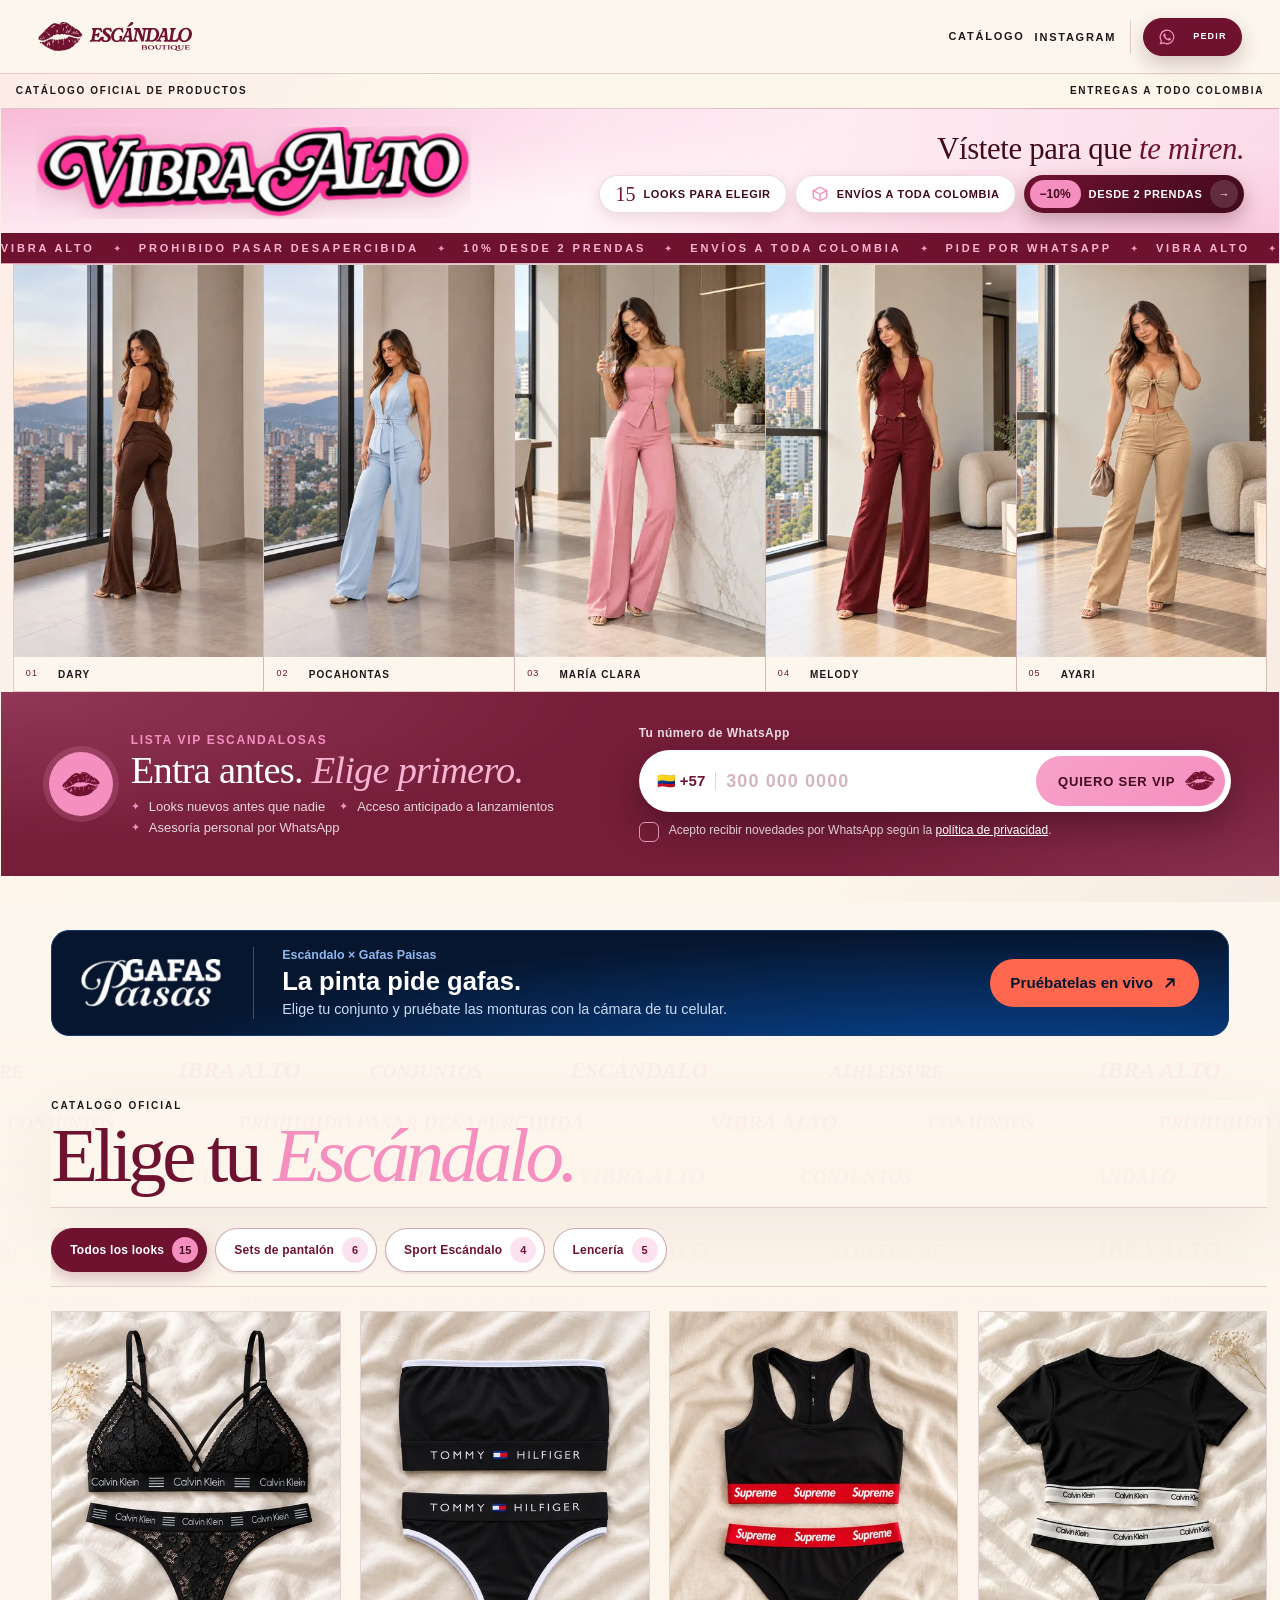
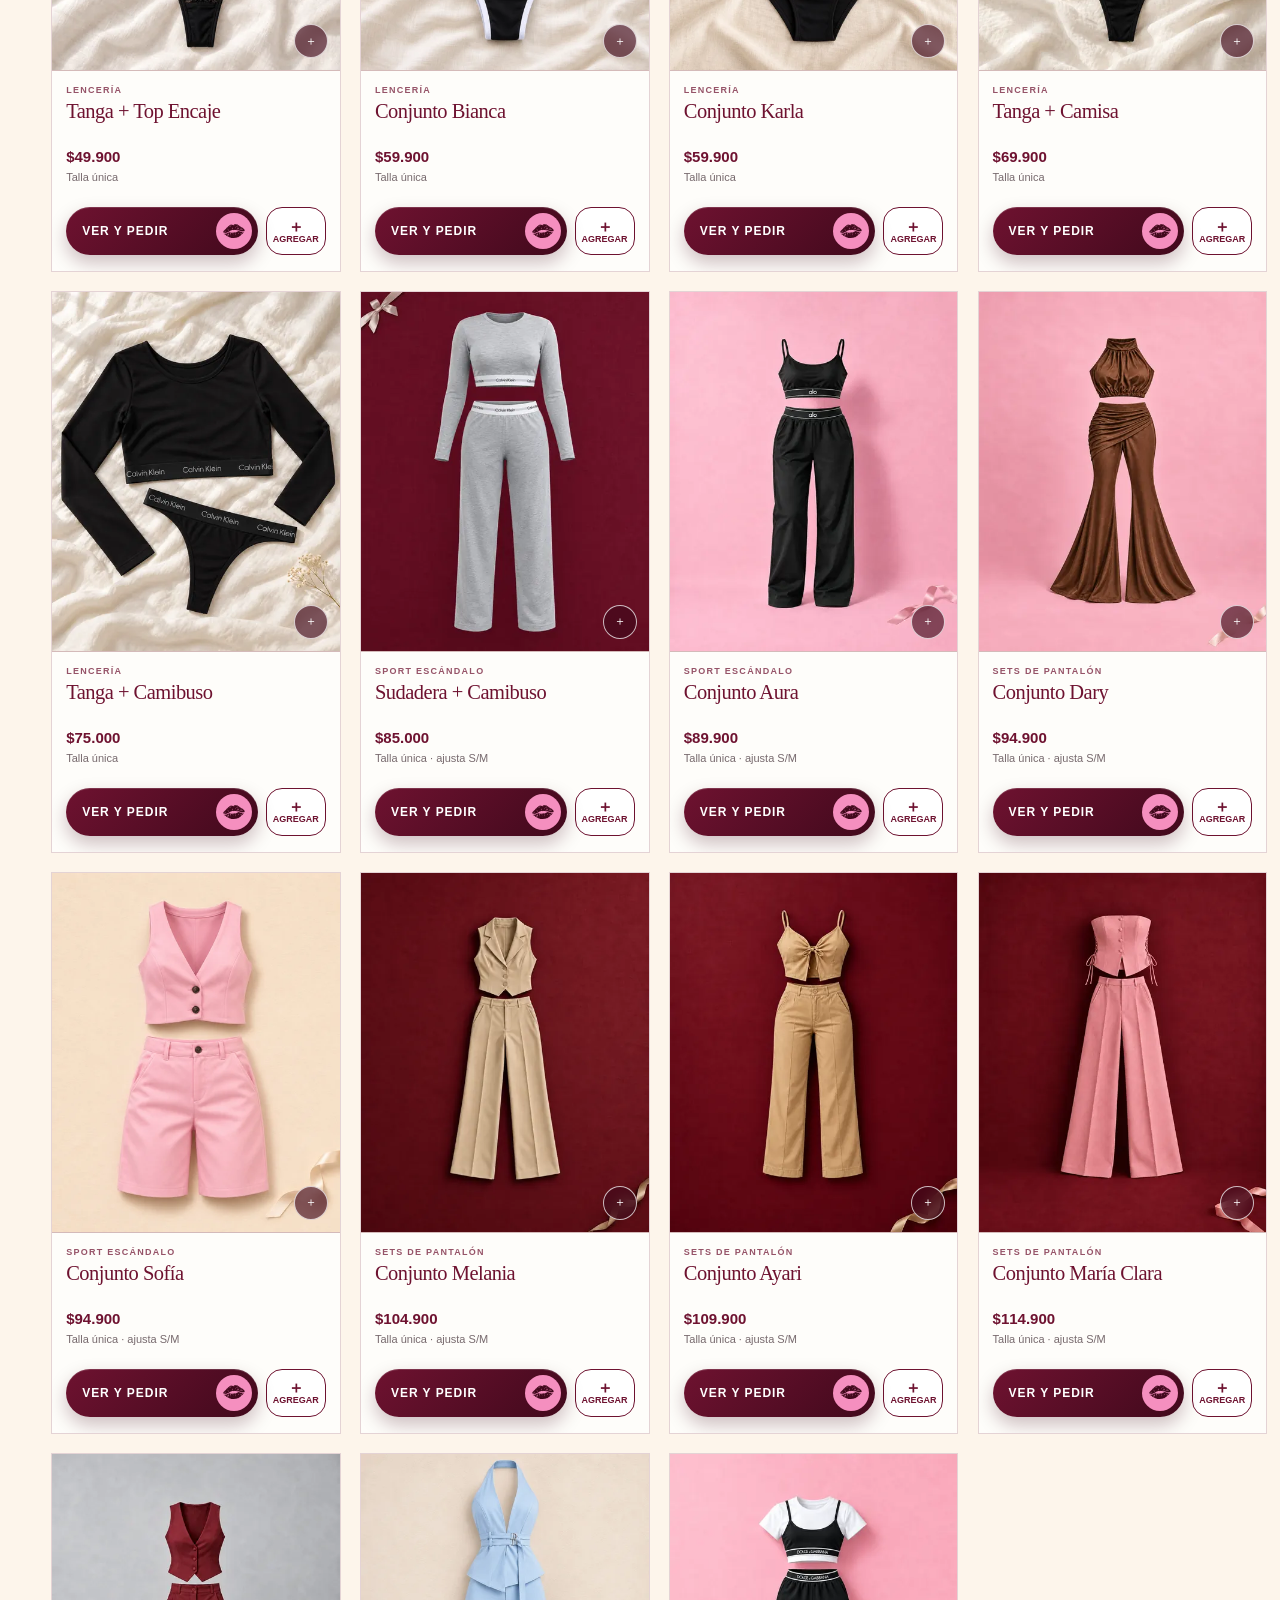
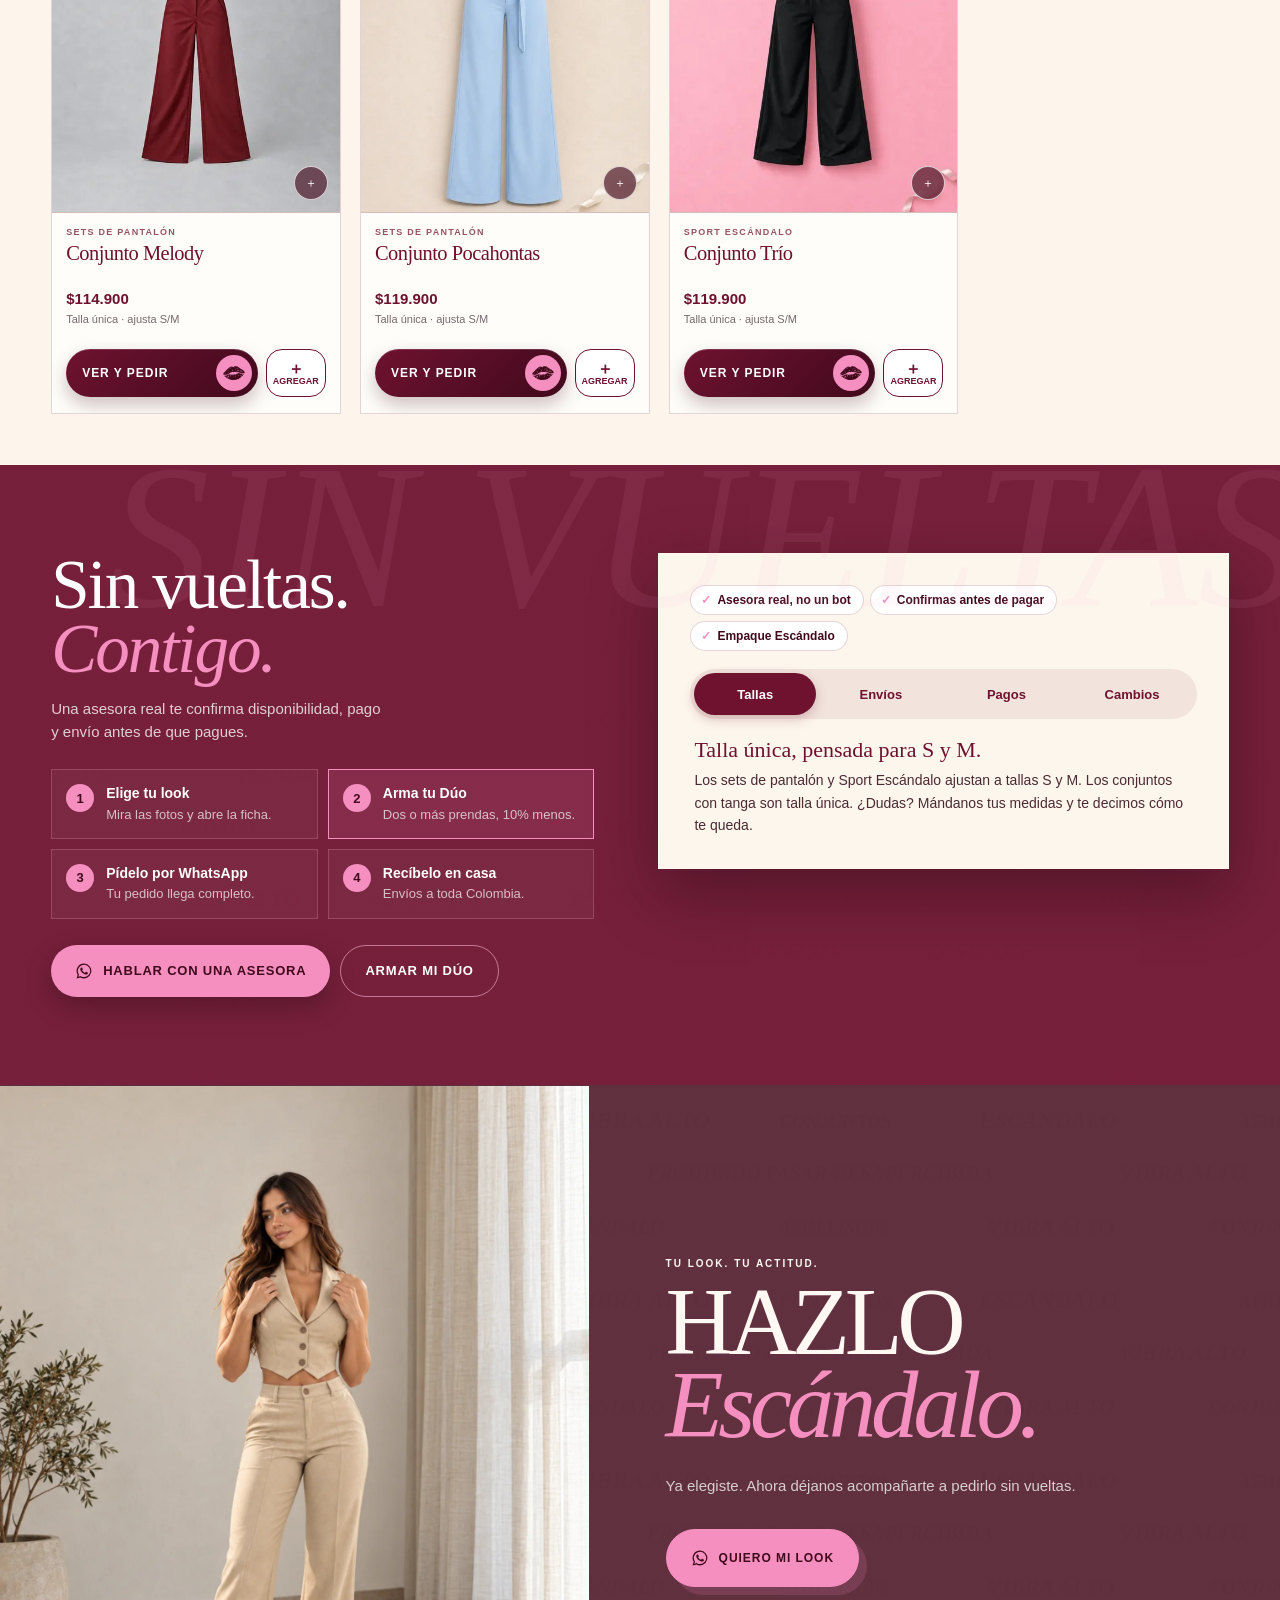
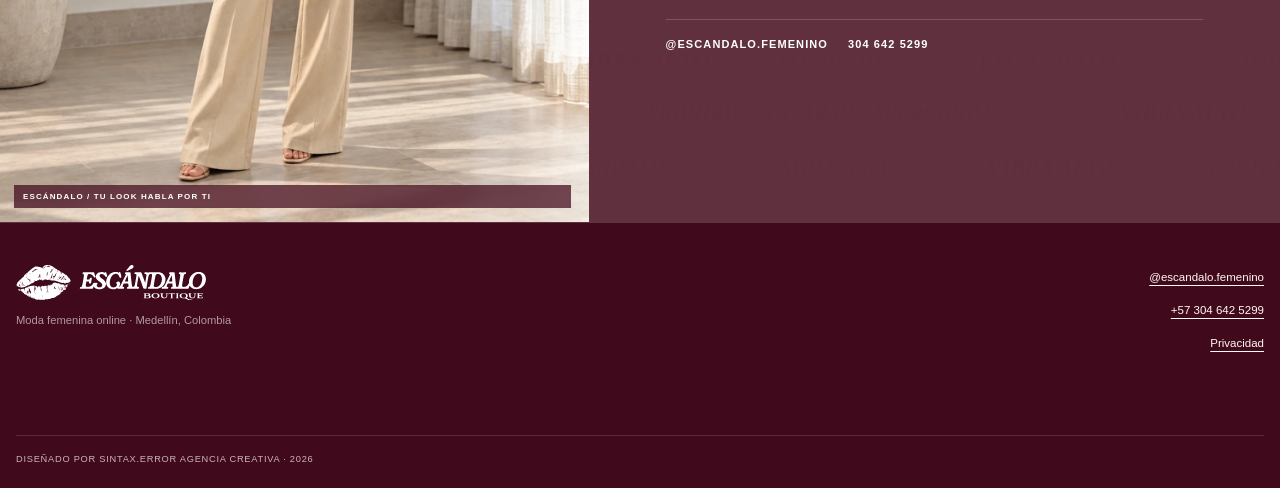
<file: index.html>
<!doctype html>
<html lang="es-CO">
<head>
  <meta charset="utf-8">
  <meta name="viewport" content="width=device-width, initial-scale=1">
  <meta name="theme-color" content="#6e1230">
  <meta name="robots" content="noindex">
  <meta name="description" content="Catálogo oficial de Escándalo Boutique: conjuntos, athleisure y lencería. Compra por WhatsApp en Colombia.">
  <meta property="og:title" content="Escándalo Boutique · Catálogo oficial">
  <meta property="og:description" content="Hazte notar. Explora el catálogo de Escándalo y pide tu look por WhatsApp.">
  <meta property="og:image" content="https://catalogo-escandalo.netlify.app/assets/img/og-escandalo.jpg">
  <meta property="og:url" content="https://catalogo-escandalo.netlify.app/">
  <meta property="og:type" content="website">
  <title>Escándalo Boutique · Catálogo</title>
  <link rel="icon" href="assets/img/favicon.png" type="image/png">
  <link rel="canonical" href="https://catalogo-escandalo.netlify.app/catalogo.html">
  <script>location.replace("catalogo.html" + location.search + location.hash);</script>
  <meta http-equiv="refresh" content="0; url=catalogo.html">
  <style>body{margin:0;min-height:100vh;display:grid;place-items:center;background:#fdf6ec;color:#6e1230;font:600 14px/1.4 system-ui,sans-serif}a{color:inherit}</style>
</head>
<body>
  <a href="catalogo.html">Entrar al catálogo de Escándalo →</a>
</body>
</html>
</file>
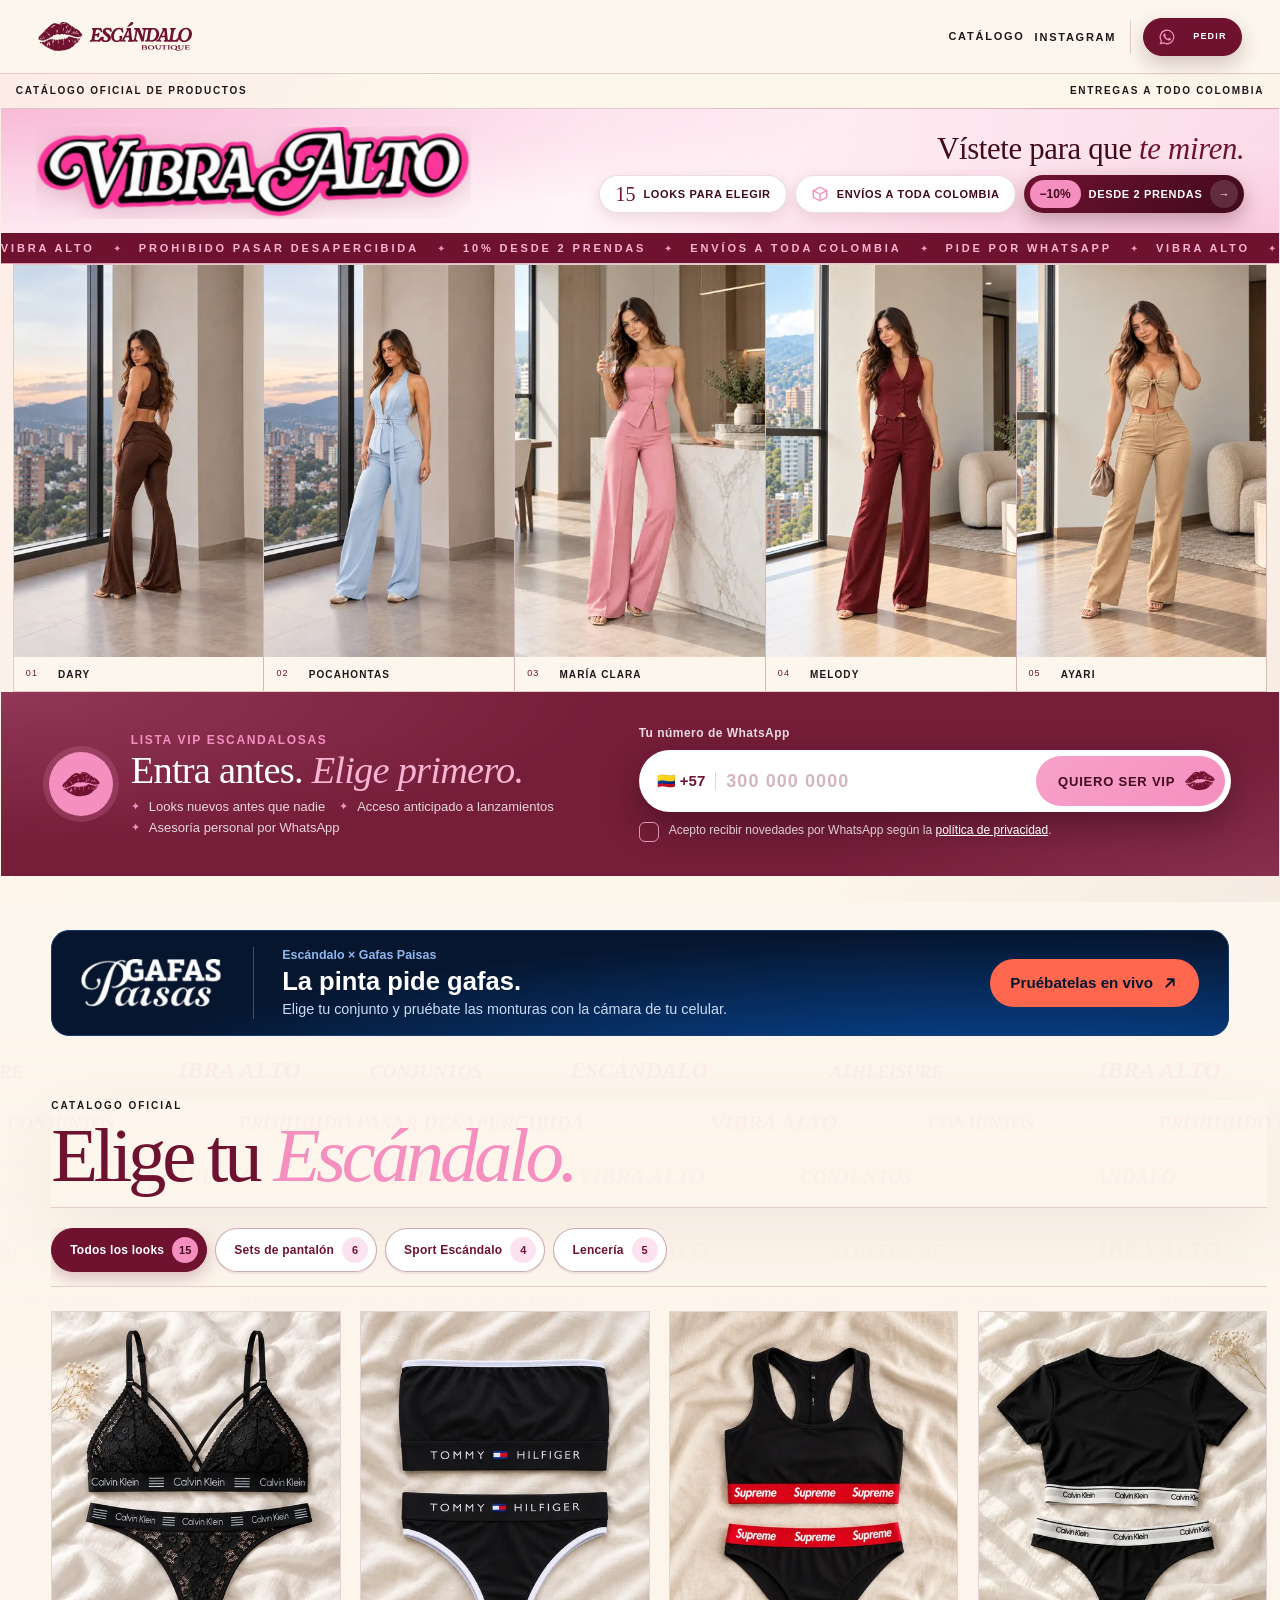
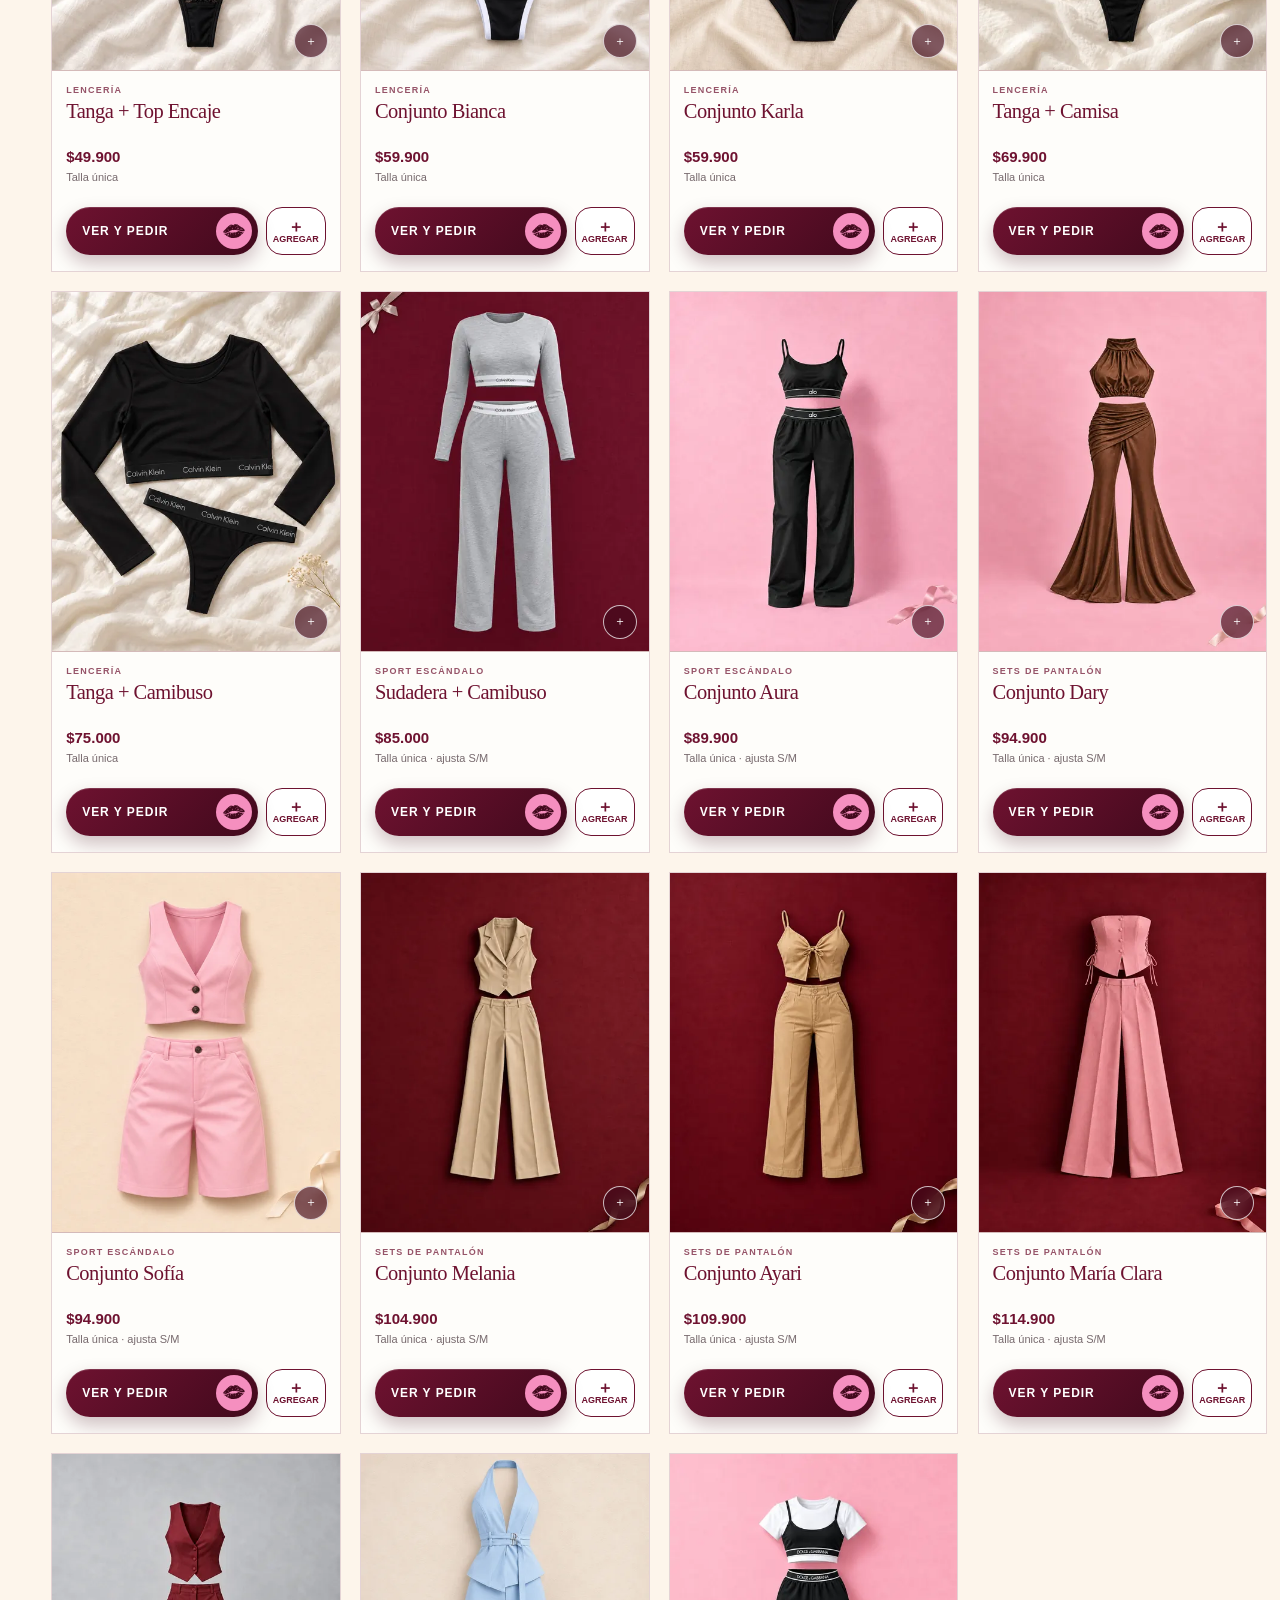
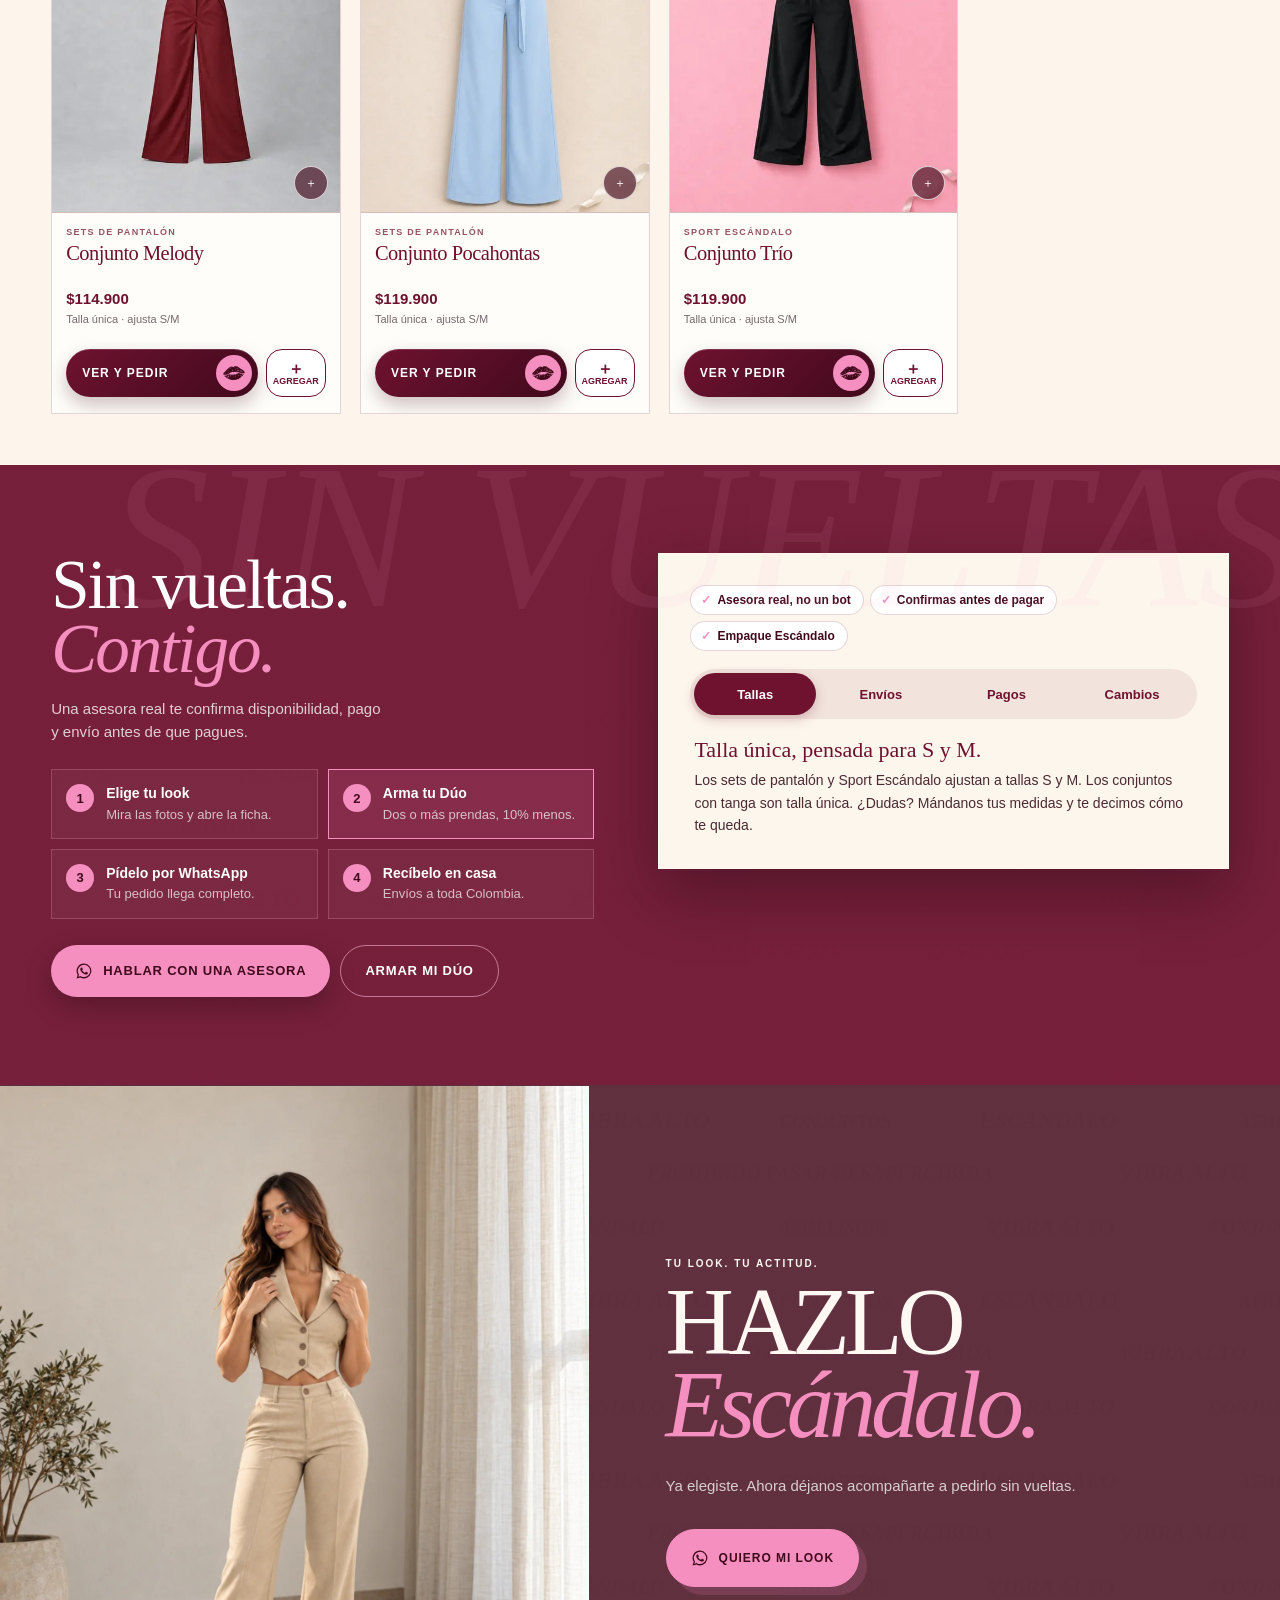
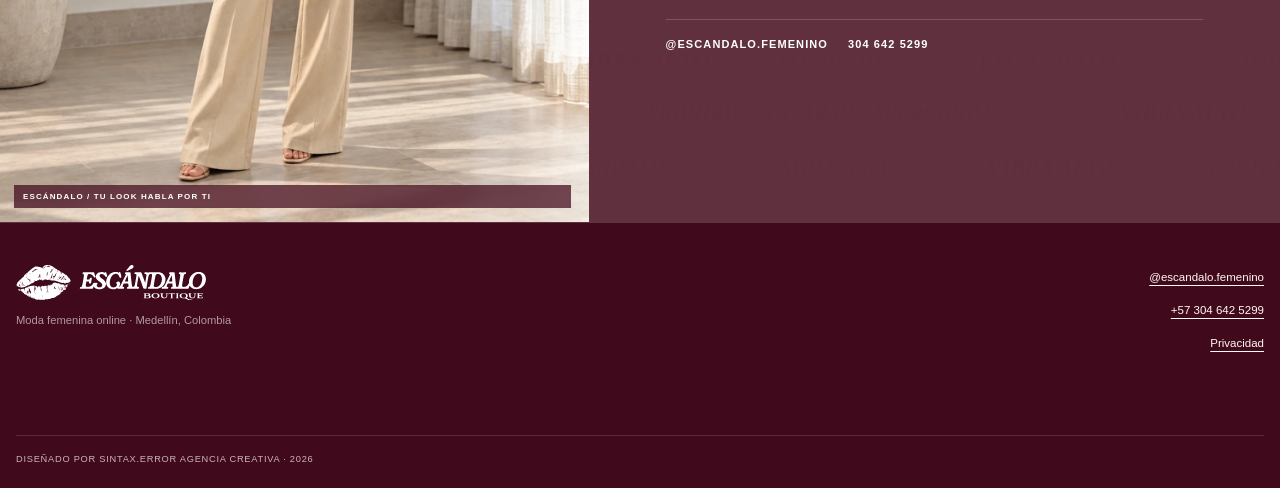
<file: catalogo.html>
<!doctype html>
<html lang="es-CO">
<head>
  <meta charset="utf-8">
  <meta name="viewport" content="width=device-width, initial-scale=1">
  <meta name="theme-color" content="#6e1230">
  <meta name="description" content="Catálogo oficial de Escándalo Boutique: conjuntos, athleisure y lencería. Compra por WhatsApp en Colombia.">
  <meta property="og:title" content="Escándalo Boutique · Catálogo oficial">
  <meta property="og:description" content="Hazte notar. Explora el catálogo esencial de Escándalo y pide tu look por WhatsApp.">
  <meta property="og:image" content="https://catalogo-escandalo.netlify.app/assets/img/og-escandalo.jpg">
  <meta property="og:url" content="https://catalogo-escandalo.netlify.app/catalogo.html">
  <meta property="og:type" content="website">
  <title>Catálogo · Escándalo Boutique</title>
  <link rel="icon" href="assets/img/favicon.png" type="image/png">
  <link rel="preload" href="assets/img/products/esc-11-01-card.webp" as="image" type="image/webp" fetchpriority="high">
  <link rel="preload" href="assets/img/vibra-alto-cut-sm.webp" as="image" type="image/webp">
  <script>
    try {
      if (!matchMedia("(prefers-reduced-motion: reduce)").matches && !sessionStorage.getItem("escandalo_brand_intro_v8")) {
        document.documentElement.classList.add("brand-intro-ready");
      }
    } catch (_) {
      document.documentElement.classList.add("brand-intro-ready");
    }
  </script>
  <link rel="stylesheet" href="assets/css/styles.css?v=20261120d">
  <link rel="stylesheet" href="assets/css/catalog-rebuild.css?v=20261127-pedido">
  <link rel="stylesheet" href="assets/css/gafas-paisas.css?v=20261127">
</head>
<body class="catalog-page catalog-rebuild">
  <a class="skip-link" href="#productos">Ir a los productos</a>

  <div class="brand-intro intro-v3" id="brandIntro">
    <span class="iv-panel iv-panel--top" aria-hidden="true"></span>
    <span class="iv-panel iv-panel--bottom" aria-hidden="true"></span>
    <div class="iv-stage" aria-hidden="true">
      <div class="iv-frame">
        <img src="assets/img/products/esc-11-01-card.webp" alt="" width="480" height="600">
        <img src="assets/img/products/esc-16-01-card.webp" alt="" width="480" height="600">
        <img src="assets/img/products/esc-24-01-card.webp" alt="" width="480" height="600">
        <img src="assets/img/products/esc-15-01-card.webp" alt="" width="480" height="600">
      </div>
      <p class="iv-words"><span>Vístete</span><span>para que</span><span>te miren.</span></p>
      <div class="iv-brand">
        <img class="iv-vibra" src="assets/img/vibra-alto-cut-sm.webp" alt="" width="924" height="196">
        <img class="iv-logo" src="assets/img/logo-horizontal-blanco.svg" alt="" width="180" height="34">
      </div>
      <span class="iv-flash"></span>
    </div>
    <button class="iv-skip" type="button">Saltar intro</button>
  </div>

  <header class="topbar" id="top">
    <a class="brand-link" href="#top" aria-label="Escándalo Boutique, volver arriba">
      <img src="assets/img/logo-horizontal-vino.svg" alt="Escándalo Boutique" width="180" height="60">
    </a>
    <nav class="topbar-actions" aria-label="Acciones principales">
      <a class="catalog-nav-link" href="#productos">Catálogo</a>
      <a class="instagram-link" href="https://www.instagram.com/escandalo.femenino/" target="_blank" rel="noopener" aria-label="Instagram de Escándalo Boutique">Instagram</a>
      <a class="button button--wine button--compact btn-pill" data-whatsapp="general" href="#"><svg class="wa-icon" viewBox="0 0 24 24" aria-hidden="true" focusable="false"><path fill="currentColor" d="M12.04 2a9.9 9.9 0 0 0-8.5 15l-1.4 5.1 5.2-1.4A9.9 9.9 0 1 0 12.04 2Zm0 18.1a8.2 8.2 0 0 1-4.2-1.15l-.3-.18-3.1.8.83-3-.2-.31a8.2 8.2 0 1 1 6.97 3.84Zm4.5-6.14c-.25-.12-1.46-.72-1.69-.8-.23-.08-.39-.12-.56.12-.16.25-.64.8-.79.97-.14.16-.29.18-.54.06a6.7 6.7 0 0 1-3.32-2.9c-.25-.43.25-.4.72-1.33.08-.16.04-.31-.02-.43-.06-.12-.56-1.34-.76-1.84-.2-.48-.4-.41-.56-.42h-.48a.92.92 0 0 0-.66.31 2.8 2.8 0 0 0-.87 2.08 4.85 4.85 0 0 0 1.02 2.58c.12.16 1.77 2.7 4.29 3.79 1.6.69 2.22.75 3.02.63.49-.07 1.46-.6 1.67-1.18.2-.58.2-1.07.14-1.18-.06-.1-.22-.16-.47-.28Z"/></svg><span>Pedir</span></a>
    </nav>
  </header>

  <main>
    <section class="catalog-hero" aria-labelledby="hero-title">
      <div class="catalog-hero-meta">
        <span>Catálogo oficial de productos</span>
        <span>Entregas a todo Colombia</span>
      </div>
      <div class="catalog-hero-title vibra-band">
        <h1 id="hero-title" class="hero-brand-title">
          <span class="sr-only">Vibra Alto</span>
          <img src="assets/img/vibra-alto-cut.webp" alt="" width="1848" height="392">
        </h1>
        <div class="vibra-band-copy">
          <p class="vibra-band-tagline">Vístete para que <em>te miren.</em></p>
          <ul class="vibra-band-chips" aria-label="Lo que encuentras aquí">
            <li><a href="#productos"><b>15</b> looks para elegir</a></li>
            <li><span class="chip-icon" aria-hidden="true">
              <svg viewBox="0 0 24 24"><path fill="none" stroke="currentColor" stroke-width="1.8" stroke-linejoin="round" d="M3 7.5 12 3l9 4.5v9L12 21l-9-4.5v-9Zm0 0 9 4.5m0 0 9-4.5M12 12v9"/></svg>
            </span>Envíos a toda Colombia</li>
            <li class="is-hot"><a href="#productos"><span class="chip-badge">−10%</span>Desde 2 prendas<span class="chip-arrow" aria-hidden="true">→</span></a></li>
          </ul>
        </div>
        <div class="vibra-ticker" aria-hidden="true">
          <div class="vibra-ticker-track">
            <span>Vibra alto</span><i>✦</i><span>Prohibido pasar desapercibida</span><i>✦</i><span>10% desde 2 prendas</span><i>✦</i><span>Envíos a toda Colombia</span><i>✦</i><span>Pide por WhatsApp</span><i>✦</i>
            <span>Vibra alto</span><i>✦</i><span>Prohibido pasar desapercibida</span><i>✦</i><span>10% desde 2 prendas</span><i>✦</i><span>Envíos a toda Colombia</span><i>✦</i><span>Pide por WhatsApp</span><i>✦</i>
          </div>
        </div>
      </div>
      <div class="catalog-hero-gallery" aria-label="Looks de Escándalo Boutique">
        <a class="hero-look" href="#productos" aria-label="Ver Conjunto Dary en el catálogo">
          <picture>
            <source srcset="assets/img/products/esc-11-01-card.webp" type="image/webp">
            <img src="assets/img/products/esc-11-01-card.jpg" alt="Modelo con conjunto Dary color chocolate" width="480" height="600" fetchpriority="high">
          </picture>
          <span><b>01</b> Dary</span>
        </a>
        <a class="hero-look" href="#productos" aria-label="Ver Conjunto Pocahontas en el catálogo">
          <picture>
            <source srcset="assets/img/products/esc-24-01-card.webp" type="image/webp">
            <img src="assets/img/products/esc-24-01-card.jpg" alt="Modelo con conjunto Pocahontas azul bebé" width="480" height="600" fetchpriority="high">
          </picture>
          <span><b>02</b> Pocahontas</span>
        </a>
        <a class="hero-look hero-look--focus" href="#productos" aria-label="Ver Conjunto María Clara en el catálogo">
          <picture>
            <source srcset="assets/img/products/esc-16-01-card.webp" type="image/webp">
            <img src="assets/img/products/esc-16-01-card.jpg" alt="Modelo con conjunto María Clara rosado" width="480" height="600">
          </picture>
          <span><b>03</b> María Clara</span>
        </a>
        <a class="hero-look" href="#productos" aria-label="Ver Conjunto Melody en el catálogo">
          <picture>
            <source srcset="assets/img/products/esc-15-01-card.webp" type="image/webp">
            <img src="assets/img/products/esc-15-01-card.jpg" alt="Modelo con conjunto Melody color vino" width="480" height="600">
          </picture>
          <span><b>04</b> Melody</span>
        </a>
        <a class="hero-look" href="#productos" aria-label="Ver Conjunto Ayari en el catálogo">
          <picture>
            <source srcset="assets/img/products/esc-14-01-card.webp" type="image/webp">
            <img src="assets/img/products/esc-14-01-card.jpg" alt="Modelo con conjunto Ayari color camel" width="480" height="600">
          </picture>
          <span><b>05</b> Ayari</span>
        </a>
      </div>
      <section class="hero-lead vip2" id="heroLead" aria-labelledby="heroLeadTitle" hidden>
        <div class="vip2-copy">
          <span class="vip2-mark" aria-hidden="true"><svg class="kiss" viewBox="0 0 1230 789" aria-hidden="true" focusable="false"><use class="lip-up" href="#lab-up"/><use class="lip-low" href="#lab-low"/></svg></span>
          <div>
            <p class="vip2-kicker">Lista VIP Escandalosas</p>
            <h2 id="heroLeadTitle" class="vip2-title">Entra antes. <em>Elige primero.</em></h2>
            <ul class="vip2-benefits" aria-label="Beneficios del acceso VIP">
              <li>Looks nuevos antes que nadie</li>
              <li>Acceso anticipado a lanzamientos</li>
              <li>Asesoría personal por WhatsApp</li>
            </ul>
          </div>
        </div>
        <form id="catalogLeadForm" class="vip2-form" novalidate>
          <label class="vip2-label" for="catalogPhone">Tu número de WhatsApp</label>
          <div class="vip2-field">
            <span class="vip2-prefix" aria-hidden="true">🇨🇴 +57</span>
            <input id="catalogPhone" type="tel" inputmode="numeric" autocomplete="tel-national" maxlength="12" placeholder="300 000 0000" aria-describedby="catalogLeadError" required>
            <button class="vip2-submit" type="submit"><span>Quiero ser VIP</span><svg class="kiss" viewBox="0 0 1230 789" aria-hidden="true" focusable="false"><use class="lip-up" href="#lab-up"/><use class="lip-low" href="#lab-low"/></svg></button>
          </div>
          <label class="vip2-consent">
            <input type="checkbox" id="catalogConsent" required>
            <span class="vip2-check" aria-hidden="true"></span>
            <span>Acepto recibir novedades por WhatsApp según la <a href="privacidad.html">política de privacidad</a>.</span>
          </label>
          <p class="vip2-error" id="catalogLeadError" role="alert"></p>
        </form>
        <div class="vip2-done" hidden>
          <span class="vip2-mark" aria-hidden="true"><svg class="kiss" viewBox="0 0 1230 789" aria-hidden="true" focusable="false"><use class="lip-up" href="#lab-up"/><use class="lip-low" href="#lab-low"/></svg></span>
          <p><strong>Ya estás en la lista VIP.</strong> Te escribimos por WhatsApp cuando llegue lo nuevo.</p>
        </div>
      </section>
      <div class="catalog-hero-footer" id="heroRegisteredMeta">
        <span>15 looks disponibles</span>
        <a href="#productos">Elige tu Escándalo <span aria-hidden="true">↓</span></a>
      </div>
    </section>

    <section class="gp-partner" aria-label="Alianza Escándalo × Gafas Paisas">
      <a class="gp-partner__link" href="https://gafas-paisas-probador.netlify.app/?utm_source=escandalo&amp;utm_medium=catalogo&amp;utm_campaign=alianza_esc_gp" target="_blank" rel="noopener" data-gp-link>
        <picture class="gp-partner__brand">
          <source srcset="assets/img/gafas-paisas-blanco.webp" type="image/webp">
          <img class="gp-partner__logo" src="assets/img/gafas-paisas-blanco.png" alt="Gafas Paisas" width="320" height="108" loading="lazy" decoding="async">
        </picture>
        <span class="gp-partner__copy">
          <small class="gp-partner__collab">Escándalo × Gafas Paisas</small>
          <strong>La pinta pide gafas.</strong>
          <span>Elige tu conjunto y pruébate las monturas con la cámara de tu celular.</span>
        </span>
        <span class="gp-partner__action">
          <span>Pruébatelas en vivo</span>
          <svg viewBox="0 0 24 24" aria-hidden="true" focusable="false"><path d="M7 17 17 7M9 7h8v8" fill="none" stroke="currentColor" stroke-width="2.4" stroke-linecap="round" stroke-linejoin="round"/></svg>
          <span class="sr-only">(se abre en otra pestaña)</span>
        </span>
      </a>
    </section>

    <section class="shop-section" id="productos" aria-labelledby="products-title">
      <header class="section-heading reveal">
        <div>
          <p class="eyebrow eyebrow--wine">Catálogo oficial</p>
          <h2 id="products-title" class="shop-title">Elige tu <em>Escándalo.</em></h2>
        </div>
      </header>

      <div class="filters" id="filters" role="group" aria-label="Filtrar productos">
        <button class="filter is-active" type="button" data-filter="all" aria-pressed="true">Todos los looks</button>
        <button class="filter" type="button" data-filter="pantalon" aria-pressed="false">Sets de pantalón</button>
        <button class="filter" type="button" data-filter="athleisure" aria-pressed="false">Sport Escándalo</button>
        <button class="filter" type="button" data-filter="sexys" aria-pressed="false">Lencería</button>
      </div>

      <div class="product-grid" id="productGrid" aria-live="polite"></div>
    </section>

    <section class="trust-section trust-v3" aria-labelledby="trust-title">
      <div class="tv3-intro reveal">
        <h2 id="trust-title">Sin vueltas.<br><em>Contigo.</em></h2>
        <p>Una asesora real te confirma disponibilidad, pago y envío antes de que pagues.</p>
        <ol class="tv3-steps" aria-label="Así compras">
          <li><b>1</b><span><strong>Elige tu look</strong>Mira las fotos y abre la ficha.</span></li>
          <li class="is-duo"><b>2</b><span><strong>Arma tu Dúo</strong>Dos o más prendas, 10% menos.</span></li>
          <li><b>3</b><span><strong>Pídelo por WhatsApp</strong>Tu pedido llega completo.</span></li>
          <li><b>4</b><span><strong>Recíbelo en casa</strong>Envíos a toda Colombia.</span></li>
        </ol>
        <div class="tv3-cta">
          <a class="cta-whatsapp" data-whatsapp="general" href="#">
            <svg class="wa-icon" viewBox="0 0 24 24" aria-hidden="true" focusable="false"><path fill="currentColor" d="M12.04 2a9.9 9.9 0 0 0-8.5 15l-1.4 5.1 5.2-1.4A9.9 9.9 0 1 0 12.04 2Zm0 18.1a8.2 8.2 0 0 1-4.2-1.15l-.3-.18-3.1.8.83-3-.2-.31a8.2 8.2 0 1 1 6.97 3.84Zm4.5-6.14c-.25-.12-1.46-.72-1.69-.8-.23-.08-.39-.12-.56.12-.16.25-.64.8-.79.97-.14.16-.29.18-.54.06a6.7 6.7 0 0 1-3.32-2.9c-.25-.43.25-.4.72-1.33.08-.16.04-.31-.02-.43-.06-.12-.56-1.34-.76-1.84-.2-.48-.4-.41-.56-.42h-.48a.92.92 0 0 0-.66.31 2.8 2.8 0 0 0-.87 2.08 4.85 4.85 0 0 0 1.02 2.58c.12.16 1.77 2.7 4.29 3.79 1.6.69 2.22.75 3.02.63.49-.07 1.46-.6 1.67-1.18.2-.58.2-1.07.14-1.18-.06-.1-.22-.16-.47-.28Z"/></svg>
            <span>Hablar con una asesora</span>
          </a>
          <a class="cta-ghost" href="#productos">Armar mi Dúo</a>
        </div>
      </div>

      <div class="tv3-help reveal">
        <ul class="tv3-promises" aria-label="Lo que te prometemos">
          <li>Asesora real, no un bot</li>
          <li>Confirmas antes de pagar</li>
          <li>Empaque Escándalo</li>
        </ul>
        <div class="tv3-tabs" role="tablist" aria-label="Preguntas frecuentes">
          <button type="button" role="tab" id="tab-talla" aria-controls="panel-talla" aria-selected="true" data-trust-tab>Tallas</button>
          <button type="button" role="tab" id="tab-envio" aria-controls="panel-envio" aria-selected="false" data-trust-tab>Envíos</button>
          <button type="button" role="tab" id="tab-pago" aria-controls="panel-pago" aria-selected="false" data-trust-tab>Pagos</button>
          <button type="button" role="tab" id="tab-cambio" aria-controls="panel-cambio" aria-selected="false" data-trust-tab>Cambios</button>
        </div>
        <div class="tv3-panel" role="tabpanel" id="panel-talla" aria-labelledby="tab-talla">
          <strong>Talla única, pensada para S y M.</strong>
          <p>Los sets de pantalón y Sport Escándalo ajustan a tallas S y M. Los conjuntos con tanga son talla única. ¿Dudas? Mándanos tus medidas y te decimos cómo te queda.</p>
        </div>
        <div class="tv3-panel" role="tabpanel" id="panel-envio" aria-labelledby="tab-envio" hidden>
          <strong>Enviamos a toda Colombia.</strong>
          <p>El envío lo paga la clienta y depende de tu ciudad. Te damos el valor exacto antes de confirmar el pedido.</p>
        </div>
        <div class="tv3-panel" role="tabpanel" id="panel-pago" aria-labelledby="tab-pago" hidden>
          <strong>Pagas cuando todo está claro.</strong>
          <p>Al confirmar tu pedido te enviamos por WhatsApp las formas de pago disponibles. No pagas nada antes.</p>
        </div>
        <div class="tv3-panel" role="tabpanel" id="panel-cambio" aria-labelledby="tab-cambio" hidden>
          <strong>Sí, puedes cambiar.</strong>
          <p>Los vestidos de baño y la ropa íntima, por higiene, solo tienen cambio por defecto de fábrica.</p>
        </div>
      </div>
    </section>

    <section class="closing-section" aria-labelledby="closing-title">
      <figure class="closing-image reveal">
        <picture>
          <source srcset="assets/img/products/esc-12-01.webp" type="image/webp">
          <img src="assets/img/products/esc-12-01.jpg" alt="Modelo con conjunto Melania beige" width="1400" height="1750" loading="lazy">
        </picture>
        <figcaption>Escándalo / Tu look habla por ti</figcaption>
      </figure>
      <div class="closing-copy reveal">
        <p class="eyebrow">Tu look. Tu actitud.</p>
        <h2 id="closing-title">Hazlo<br><em>Escándalo.</em></h2>
        <p>Ya elegiste. Ahora déjanos acompañarte a pedirlo sin vueltas.</p>
        <a class="button button--cream btn-pill" data-whatsapp="general" href="#"><svg class="wa-icon" viewBox="0 0 24 24" aria-hidden="true" focusable="false"><path fill="currentColor" d="M12.04 2a9.9 9.9 0 0 0-8.5 15l-1.4 5.1 5.2-1.4A9.9 9.9 0 1 0 12.04 2Zm0 18.1a8.2 8.2 0 0 1-4.2-1.15l-.3-.18-3.1.8.83-3-.2-.31a8.2 8.2 0 1 1 6.97 3.84Zm4.5-6.14c-.25-.12-1.46-.72-1.69-.8-.23-.08-.39-.12-.56.12-.16.25-.64.8-.79.97-.14.16-.29.18-.54.06a6.7 6.7 0 0 1-3.32-2.9c-.25-.43.25-.4.72-1.33.08-.16.04-.31-.02-.43-.06-.12-.56-1.34-.76-1.84-.2-.48-.4-.41-.56-.42h-.48a.92.92 0 0 0-.66.31 2.8 2.8 0 0 0-.87 2.08 4.85 4.85 0 0 0 1.02 2.58c.12.16 1.77 2.7 4.29 3.79 1.6.69 2.22.75 3.02.63.49-.07 1.46-.6 1.67-1.18.2-.58.2-1.07.14-1.18-.06-.1-.22-.16-.47-.28Z"/></svg><span>Quiero mi look</span></a>
        <div class="closing-contact">
          <a href="https://www.instagram.com/escandalo.femenino/" target="_blank" rel="noopener">@escandalo.femenino</a>
          <a data-whatsapp="general" href="#">304 642 5299</a>
        </div>
      </div>
    </section>
  </main>

  <footer class="site-footer">
    <div class="footer-brand">
      <img src="assets/img/logo-horizontal-blanco.svg" alt="Escándalo Boutique" width="220" height="74" loading="lazy">
      <p>Moda femenina online · Medellín, Colombia</p>
    </div>
    <div class="footer-links">
      <a href="https://www.instagram.com/escandalo.femenino/" target="_blank" rel="noopener">@escandalo.femenino</a>
      <a data-whatsapp="general" href="#">+57 304 642 5299</a>
      <a href="privacidad.html">Privacidad</a>
    </div>
    <p class="footer-credit">Diseñado por Sintax.Error Agencia Creativa · 2026</p>
  </footer>

  <dialog class="product-dialog" id="productDialog" aria-labelledby="dialogTitle">
    <button class="dialog-close" type="button" data-close-dialog aria-label="Cerrar ficha">×</button>
    <div id="dialogContent"></div>
  </dialog>

  <div class="toast" id="toast" role="status" aria-live="polite"></div>

  <script src="assets/js/productos.js?v=20261127-pedido"></script>
  <script src="assets/js/app.js?v=20261127-pedido"></script>
</body>
</html>
</file>
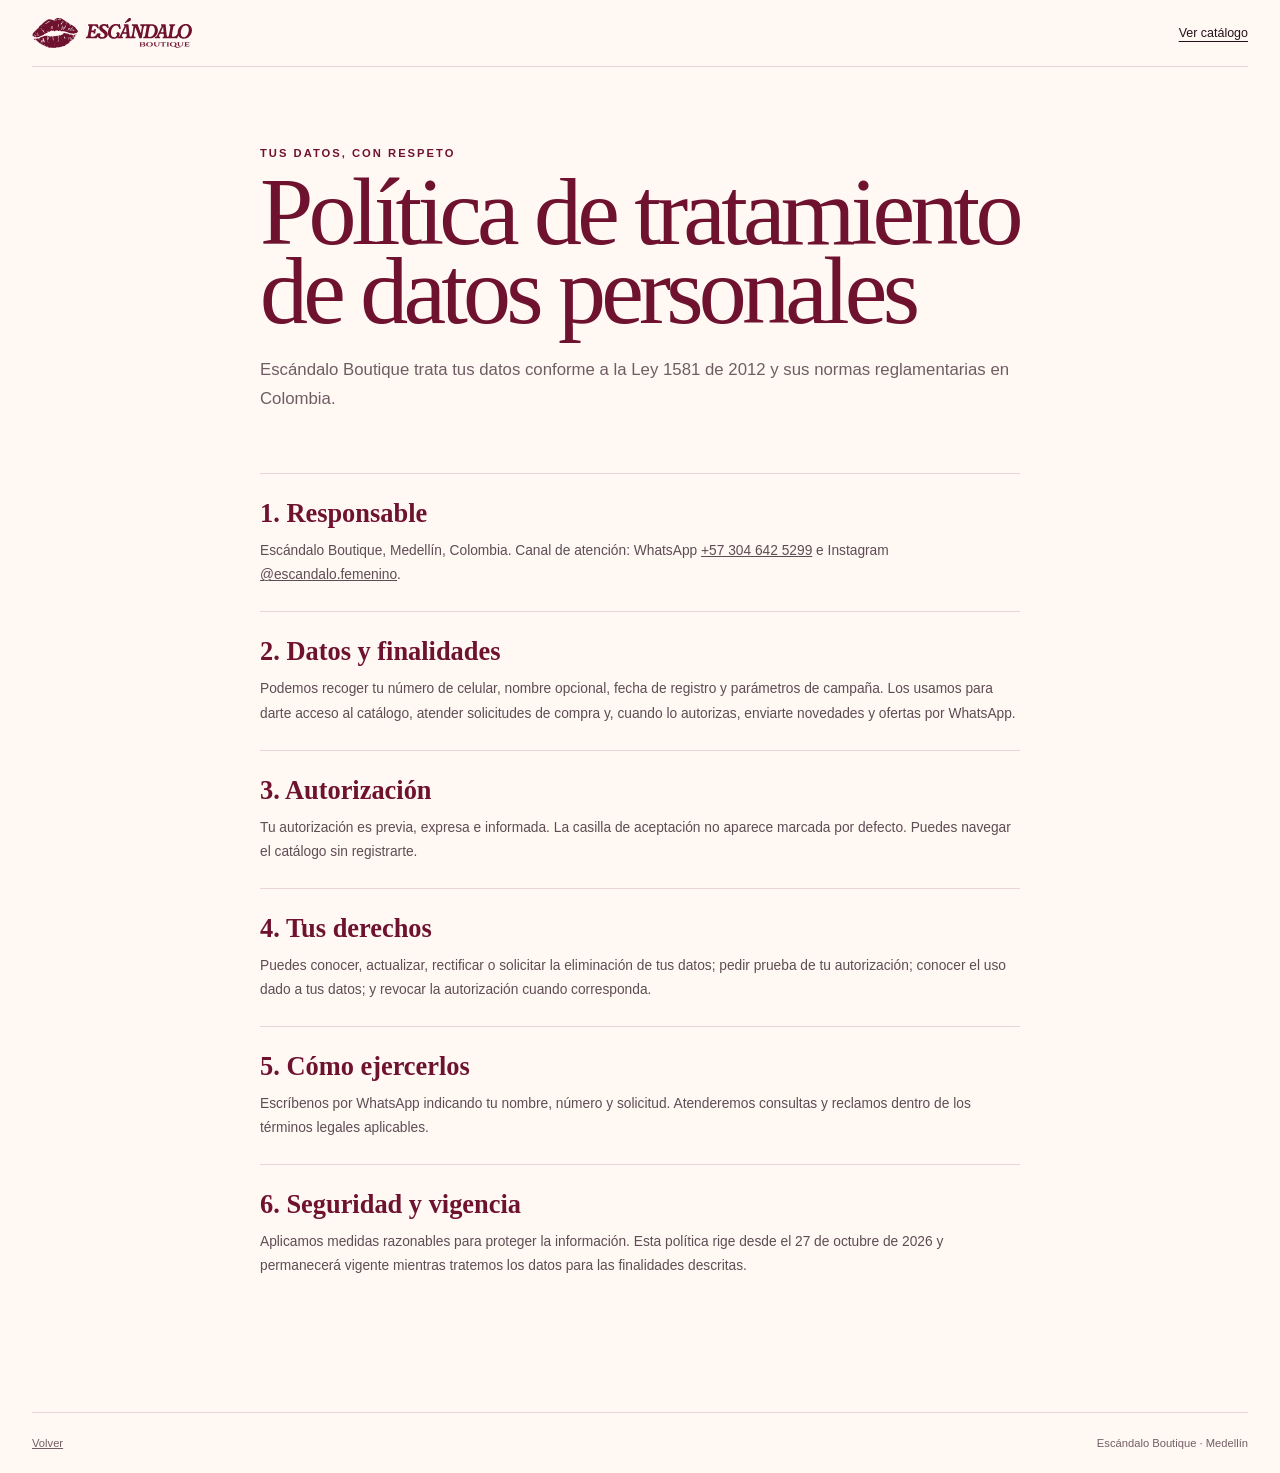
<file: privacidad.html>
<!doctype html>
<html lang="es-CO">
<head>
  <meta charset="utf-8">
  <meta name="viewport" content="width=device-width, initial-scale=1">
  <meta name="theme-color" content="#fff8f3">
  <meta name="robots" content="noindex">
  <title>Política de privacidad · Escándalo Boutique</title>
  <link rel="icon" href="assets/img/favicon.png" type="image/png">
  <link rel="stylesheet" href="assets/css/styles.css?v=20261112">
</head>
<body class="legal-page">
  <header class="legal-header">
    <a href="catalogo.html" aria-label="Volver al inicio">
      <img src="assets/img/logo-horizontal-vino.svg" alt="Escándalo Boutique" width="190" height="64">
    </a>
    <a class="text-link" href="catalogo.html">Ver catálogo</a>
  </header>

  <main class="legal-document">
    <p class="eyebrow eyebrow--wine">Tus datos, con respeto</p>
    <h1>Política de tratamiento de datos personales</h1>
    <p class="legal-intro">Escándalo Boutique trata tus datos conforme a la Ley 1581 de 2012 y sus normas reglamentarias en Colombia.</p>

    <section>
      <h2>1. Responsable</h2>
      <p>Escándalo Boutique, Medellín, Colombia. Canal de atención: WhatsApp <a href="https://wa.me/573046425299" target="_blank" rel="noopener">+57 304 642 5299</a> e Instagram <a href="https://www.instagram.com/escandalo.femenino/" target="_blank" rel="noopener">@escandalo.femenino</a>.</p>
    </section>
    <section>
      <h2>2. Datos y finalidades</h2>
      <p>Podemos recoger tu número de celular, nombre opcional, fecha de registro y parámetros de campaña. Los usamos para darte acceso al catálogo, atender solicitudes de compra y, cuando lo autorizas, enviarte novedades y ofertas por WhatsApp.</p>
    </section>
    <section>
      <h2>3. Autorización</h2>
      <p>Tu autorización es previa, expresa e informada. La casilla de aceptación no aparece marcada por defecto. Puedes navegar el catálogo sin registrarte.</p>
    </section>
    <section>
      <h2>4. Tus derechos</h2>
      <p>Puedes conocer, actualizar, rectificar o solicitar la eliminación de tus datos; pedir prueba de tu autorización; conocer el uso dado a tus datos; y revocar la autorización cuando corresponda.</p>
    </section>
    <section>
      <h2>5. Cómo ejercerlos</h2>
      <p>Escríbenos por WhatsApp indicando tu nombre, número y solicitud. Atenderemos consultas y reclamos dentro de los términos legales aplicables.</p>
    </section>
    <section>
      <h2>6. Seguridad y vigencia</h2>
      <p>Aplicamos medidas razonables para proteger la información. Esta política rige desde el 27 de octubre de 2026 y permanecerá vigente mientras tratemos los datos para las finalidades descritas.</p>
    </section>
  </main>

  <footer class="legal-footer">
    <a href="catalogo.html">Volver</a>
    <span>Escándalo Boutique · Medellín</span>
  </footer>
  <script src="assets/js/app.js" defer></script>
</body>
</html>
</file>
<file: assets/css/styles.css>
:root {
  --pink: #f58fbf;
  --pink-soft: #f9b5d3;
  --wine: #6e1230;
  --wine-dark: #3f071b;
  --cream: #fff8f3;
  --paper: #f5ede7;
  --gray: #cfcfd3;
  --ink: #251018;
  --white: #fff;
  --serif: Didot, "Bodoni MT", "Times New Roman", Georgia, serif;
  --sans: "Helvetica Neue", Helvetica, Arial, sans-serif;
  --page: min(1280px, calc(100vw - 32px));
  --ease: cubic-bezier(.2, .75, .25, 1);
}

* {
  box-sizing: border-box;
}

html {
  scroll-behavior: smooth;
}

body {
  margin: 0;
  background: var(--cream);
  color: var(--ink);
  font-family: var(--sans);
  -webkit-font-smoothing: antialiased;
}

body.is-locked {
  overflow: hidden;
}

img {
  display: block;
  max-width: 100%;
}

button,
input {
  font: inherit;
}

button,
a {
  -webkit-tap-highlight-color: transparent;
}

a {
  color: inherit;
}

:focus-visible {
  outline: 3px solid var(--pink);
  outline-offset: 3px;
}

[hidden] {
  display: none !important;
}

.skip-link {
  position: fixed;
  z-index: 1000;
  top: 10px;
  left: 10px;
  padding: 10px 14px;
  transform: translateY(-150%);
  background: var(--cream);
  color: var(--wine);
  font-weight: 700;
}

.skip-link:focus {
  transform: translateY(0);
}

.eyebrow {
  margin: 0 0 14px;
  font-size: .7rem;
  font-weight: 700;
  letter-spacing: .18em;
  text-transform: uppercase;
}

.eyebrow--wine {
  color: var(--wine);
}

.button {
  display: inline-flex;
  min-height: 48px;
  align-items: center;
  justify-content: center;
  gap: 14px;
  border: 1px solid transparent;
  padding: 12px 20px;
  cursor: pointer;
  font-size: .78rem;
  font-weight: 700;
  letter-spacing: .08em;
  line-height: 1;
  text-decoration: none;
  text-transform: uppercase;
  transition: transform .25s var(--ease), background-color .25s var(--ease), color .25s var(--ease);
}

.button:hover {
  transform: translateY(-2px);
}

.button:active {
  transform: translateY(0) scale(.98);
}

.button:disabled {
  cursor: not-allowed;
  opacity: .5;
  transform: none;
}

.button--wine {
  background: var(--wine);
  color: var(--cream);
}

.button--wine:hover {
  background: var(--wine-dark);
}

.button--cream {
  background: var(--cream);
  color: var(--wine);
}

.button--compact {
  min-height: 42px;
  padding: 10px 16px;
  font-size: .68rem;
}

.button--wide {
  width: 100%;
}

.order-button {
  position: relative;
  display: grid;
  min-height: 50px;
  grid-template-columns: minmax(0, 1fr) 42px;
  gap: 0;
  border-color: var(--wine);
  padding: 0 0 0 14px;
  overflow: hidden;
  touch-action: manipulation;
  font-size: .66rem;
  isolation: isolate;
}

.order-button::before {
  position: absolute;
  z-index: -1;
  inset: 0;
  background: #ff3c98;
  content: "";
  transform: translateX(-101%);
  transition: transform 240ms cubic-bezier(.22, 1, .36, 1);
}

.order-button > span:first-child {
  text-align: left;
}

.order-button-icon {
  display: grid;
  height: 100%;
  place-items: center;
  border-left: 1px solid rgba(255, 248, 243, .28);
  background: rgba(255, 255, 255, .08);
  font-size: 1rem;
  transition: transform 150ms cubic-bezier(.22, 1, .36, 1), background-color 200ms ease;
}

.order-button:active {
  transform: scale(.985);
}

.order-button--dialog {
  min-height: 56px;
  padding-left: 20px;
  font-size: .72rem;
}

@media (hover: hover) and (pointer: fine) {
  .order-button:hover {
    background: var(--wine);
    color: var(--wine-dark);
    transform: translateY(-2px);
  }

  .order-button:hover::before {
    transform: translateX(0);
  }

  .order-button:hover .order-button-icon {
    background: var(--cream);
    transform: translate(2px, -2px);
  }
}

/* HyperFrames-inspired brand entrance — build, breathe, editorial wipe */
.brand-intro {
  position: fixed;
  z-index: 120;
  inset: 0;
  display: none;
  place-items: center;
  overflow: hidden;
  background: #fff8f3;
  color: #6e1230;
}

.brand-intro-ready .brand-intro {
  display: grid;
}

.brand-intro::before {
  position: absolute;
  top: 0;
  bottom: 0;
  left: 0;
  width: clamp(12px, 4vw, 64px);
  background: #6e1230;
  content: "";
  transform: scaleY(0);
  transform-origin: top;
  transition: transform 480ms cubic-bezier(.16, 1, .3, 1) 120ms;
}

.brand-intro-ghost {
  position: absolute;
  right: -.05em;
  bottom: -.22em;
  color: rgba(245, 143, 191, .16);
  font-family: var(--serif);
  font-size: clamp(7rem, 22vw, 22rem);
  font-weight: 500;
  letter-spacing: -.08em;
  line-height: .75;
  text-transform: uppercase;
  transform: translateX(5%);
  transition: transform 900ms cubic-bezier(.16, 1, .3, 1) 180ms;
}

.brand-intro-inner {
  position: relative;
  z-index: 2;
  display: grid;
  width: min(920px, calc(100vw - 96px));
  justify-items: start;
}

.brand-intro-meta {
  display: flex;
  width: 100%;
  justify-content: space-between;
  opacity: 0;
  font-size: .58rem;
  font-weight: 700;
  letter-spacing: .18em;
  text-transform: uppercase;
  transform: translateY(-12px);
  transition: opacity 300ms ease-out 170ms, transform 420ms cubic-bezier(.16, 1, .3, 1) 170ms;
}

.brand-intro-rule {
  display: block;
  width: 100%;
  height: 1px;
  margin: 14px 0 28px;
  background: rgba(110, 18, 48, .4);
  transform: scaleX(0);
  transform-origin: left;
  transition: transform 620ms cubic-bezier(.16, 1, .3, 1) 220ms;
}

.brand-intro-logo {
  width: clamp(150px, 18vw, 220px);
  opacity: 0;
  transform: translateX(-28px);
  transition: opacity 360ms ease-out 260ms, transform 560ms cubic-bezier(.16, 1, .3, 1) 260ms;
}

.brand-intro-statement {
  width: min(820px, 88vw);
  height: clamp(86px, 15vw, 180px);
  margin-top: 4px;
  object-fit: cover;
  object-position: center;
  filter: blur(12px);
  mix-blend-mode: multiply;
  opacity: 0;
  transform: scale(1.06);
  transition: filter 700ms cubic-bezier(.22, 1, .36, 1) 300ms, opacity 420ms ease-out 300ms, transform 800ms cubic-bezier(.16, 1, .3, 1) 300ms;
}

.brand-intro-inner p {
  margin: -4px 0 0;
  opacity: 0;
  font-size: .66rem;
  font-weight: 700;
  letter-spacing: .16em;
  text-transform: uppercase;
  transform: translateX(24px);
  transition: opacity 320ms ease-out 500ms, transform 520ms cubic-bezier(.16, 1, .3, 1) 500ms;
}

.brand-intro-curtain {
  position: absolute;
  z-index: 4;
  inset: 0;
  background: #6e1230;
  transform: translateY(100%);
}

.brand-intro.is-active::before {
  transform: scaleY(1);
}

.brand-intro.is-active .brand-intro-ghost,
.brand-intro.is-active .brand-intro-logo,
.brand-intro.is-active .brand-intro-inner p,
.brand-intro.is-active .brand-intro-meta {
  opacity: 1;
  transform: none;
}

.brand-intro.is-active .brand-intro-rule {
  transform: scaleX(1);
}

.brand-intro.is-active .brand-intro-statement {
  filter: blur(0);
  opacity: 1;
  transform: none;
}

.brand-intro.is-leaving {
  pointer-events: none;
  animation: brand-intro-page-reveal 540ms cubic-bezier(.76, 0, .24, 1) 220ms forwards;
}

.brand-intro.is-leaving .brand-intro-curtain {
  animation: brand-intro-cover 220ms cubic-bezier(.76, 0, .24, 1) forwards;
}

body.has-brand-intro {
  overflow: hidden;
}

@keyframes brand-intro-cover {
  to { transform: translateY(0); }
}

@keyframes brand-intro-page-reveal {
  to { transform: translateY(-100%); }
}

.text-button,
.text-link {
  border: 0;
  padding: 0;
  background: none;
  color: inherit;
  cursor: pointer;
  font-size: .78rem;
  text-underline-offset: 4px;
}

.text-button:hover,
.text-link:hover {
  text-decoration: underline;
}

/* Registration */
.gate-page {
  background: var(--wine-dark);
  color: var(--cream);
}

.gate-shell {
  position: relative;
  display: grid;
  min-height: 100svh;
  grid-template-rows: auto 1fr auto;
  isolation: isolate;
  overflow: hidden;
}

.gate-backdrop,
.gate-wash {
  position: absolute;
  z-index: -2;
  inset: 0;
}

.gate-backdrop img {
  width: 100%;
  height: 100%;
  object-fit: cover;
  object-position: 55% center;
}

.gate-wash {
  z-index: -1;
  background:
    linear-gradient(90deg, rgba(49, 4, 20, .94) 0%, rgba(71, 8, 31, .8) 45%, rgba(67, 7, 29, .3) 100%),
    linear-gradient(0deg, rgba(28, 2, 11, .6), transparent 55%);
}

.gate-header,
.gate-footer {
  display: flex;
  width: var(--page);
  align-items: center;
  justify-content: space-between;
  margin: 0 auto;
}

.gate-header {
  padding: 20px 0;
}

.gate-header img {
  width: 174px;
  height: auto;
}

.gate-whatsapp,
.catalog-preview-link {
  font-size: .7rem;
  font-weight: 700;
  letter-spacing: .12em;
  text-decoration-thickness: 1px;
  text-underline-offset: 6px;
  text-transform: uppercase;
}

.gate-content {
  width: min(620px, calc(100vw - 32px));
  align-self: center;
  margin: 24px auto 48px max(16px, calc((100vw - 1280px) / 2));
}

.gate-content h1 {
  max-width: 590px;
  margin: 0;
  font-family: var(--serif);
  font-size: clamp(3.5rem, 8vw, 7.5rem);
  font-weight: 500;
  letter-spacing: -.055em;
  line-height: .75;
}

.gate-content h1 em {
  color: var(--pink-soft);
  font-weight: 500;
}

.gate-lede {
  max-width: 460px;
  margin: 24px 0 28px;
  color: rgba(255, 248, 243, .82);
  font-size: .95rem;
  line-height: 1.6;
}

.lead-form {
  width: min(430px, 100%);
}

.lead-step > label:first-child,
.lead-step > label:first-child span {
  display: flex;
  justify-content: space-between;
  margin: 0 0 8px;
  font-size: .73rem;
  font-weight: 700;
  letter-spacing: .1em;
  text-transform: uppercase;
}

.lead-step > label:first-child span {
  display: inline;
  color: rgba(255, 248, 243, .6);
  font-size: .62rem;
}

.phone-field {
  display: grid;
  min-height: 58px;
  grid-template-columns: auto 1fr;
  align-items: center;
  border: 1px solid rgba(255, 248, 243, .45);
  background: rgba(40, 3, 16, .42);
  transition: border-color .2s ease, background-color .2s ease;
}

.phone-field:focus-within {
  border-color: var(--pink-soft);
  background: rgba(40, 3, 16, .7);
}

.phone-field span {
  padding: 0 14px 0 18px;
  border-right: 1px solid rgba(255, 248, 243, .3);
  color: var(--pink-soft);
  font-weight: 700;
}

.phone-field input,
.text-field {
  width: 100%;
  min-height: 56px;
  border: 0;
  padding: 0 18px;
  outline: 0;
  background: transparent;
  color: var(--cream);
  font-size: 1rem;
}

.phone-field input::placeholder,
.text-field::placeholder {
  color: rgba(255, 248, 243, .5);
}

.lead-step small {
  display: block;
  margin-top: 7px;
  color: rgba(255, 248, 243, .6);
  font-size: .69rem;
}

.text-field {
  margin-bottom: 14px;
  border: 1px solid rgba(255, 248, 243, .45);
  background: rgba(40, 3, 16, .42);
}

.consent-field {
  display: grid;
  grid-template-columns: 20px 1fr;
  gap: 10px;
  align-items: start;
  margin: 18px 0 0;
  cursor: pointer;
  color: rgba(255, 248, 243, .78);
  font-size: .7rem;
  line-height: 1.45;
}

.consent-field input {
  width: 18px;
  height: 18px;
  margin: 1px 0 0;
  accent-color: var(--pink);
}

.consent-field a {
  text-underline-offset: 3px;
}

.field-error {
  min-height: 17px;
  margin: 5px 0 8px;
  color: #ffc4d8;
  font-size: .72rem;
}

.lead-step .text-button {
  display: block;
  margin: 14px auto 0;
  color: rgba(255, 248, 243, .75);
}

.catalog-preview-link {
  display: inline-block;
  margin-top: 20px;
  color: rgba(255, 248, 243, .72);
}

.gate-footer {
  padding: 18px 0;
  border-top: 1px solid rgba(255, 248, 243, .18);
  color: rgba(255, 248, 243, .66);
  font-size: .65rem;
  letter-spacing: .12em;
  text-transform: uppercase;
}

.gate-footer a {
  text-decoration: none;
}

/* Catalog header */
.topbar {
  position: sticky;
  z-index: 40;
  top: 0;
  display: flex;
  height: 66px;
  align-items: center;
  justify-content: space-between;
  border-bottom: 1px solid rgba(110, 18, 48, .12);
  padding: 0 max(16px, calc((100vw - 1280px) / 2));
  background: rgba(255, 248, 243, .94);
}

.brand-link img {
  width: 148px;
  height: auto;
}

.topbar-actions {
  display: flex;
  align-items: center;
  gap: 20px;
}

.instagram-link {
  font-size: .68rem;
  font-weight: 700;
  letter-spacing: .1em;
  text-decoration: none;
  text-transform: uppercase;
}

/* Hero */
.catalog-hero {
  position: relative;
  min-height: calc(100svh - 66px);
  color: var(--cream);
  isolation: isolate;
  overflow: hidden;
}

.catalog-hero-media,
.catalog-hero-overlay {
  position: absolute;
  z-index: -2;
  inset: 0;
}

.catalog-hero-media img {
  width: 100%;
  height: 100%;
  object-fit: cover;
  object-position: 50% 32%;
}

.catalog-hero-overlay {
  z-index: -1;
  background:
    linear-gradient(90deg, rgba(47, 3, 17, .92) 0%, rgba(71, 8, 31, .68) 42%, rgba(22, 2, 9, .12) 73%),
    linear-gradient(0deg, rgba(32, 3, 13, .68) 0%, transparent 46%);
}

.catalog-hero-copy {
  display: flex;
  width: var(--page);
  min-height: calc(100svh - 66px);
  flex-direction: column;
  justify-content: center;
  margin: 0 auto;
  padding: 60px 0 80px;
}

.catalog-hero-copy h1 {
  margin: 0;
  font-family: var(--serif);
  font-size: clamp(5.5rem, 14vw, 12rem);
  font-weight: 500;
  letter-spacing: -.07em;
  line-height: .58;
  text-transform: uppercase;
}

.catalog-hero-copy h1 em {
  margin-left: .3em;
  color: var(--pink-soft);
  font-weight: 500;
  text-transform: none;
}

.catalog-hero-copy > p:not(.eyebrow) {
  max-width: 430px;
  margin: 44px 0 24px;
  color: rgba(255, 248, 243, .82);
  font-size: .94rem;
  line-height: 1.65;
}

.hero-scroll {
  display: inline-flex;
  width: fit-content;
  align-items: center;
  gap: 14px;
  padding-bottom: 7px;
  border-bottom: 1px solid rgba(255, 248, 243, .55);
  font-size: .7rem;
  font-weight: 700;
  letter-spacing: .12em;
  text-decoration: none;
  text-transform: uppercase;
}

.hero-rail {
  position: absolute;
  right: 20px;
  bottom: 90px;
  margin: 0;
  font-size: .58rem;
  font-weight: 700;
  letter-spacing: .18em;
  text-transform: uppercase;
  transform: rotate(90deg) translateX(100%);
  transform-origin: right bottom;
}

/* Shop */
.shop-section {
  padding: clamp(72px, 10vw, 140px) 0;
}

.section-heading {
  display: flex;
  width: var(--page);
  align-items: end;
  justify-content: space-between;
  gap: 32px;
  margin: 0 auto 40px;
}

.section-heading h2,
.manifesto h2,
.vip-section h2 {
  margin: 0;
  color: var(--wine);
  font-family: var(--serif);
  font-size: clamp(3rem, 7vw, 6.5rem);
  font-weight: 500;
  letter-spacing: -.05em;
  line-height: .82;
}

.section-heading > p {
  margin: 0;
  color: #6f5d64;
  font-size: .78rem;
}

.filters {
  display: flex;
  width: var(--page);
  gap: 8px;
  margin: 0 auto 34px;
  padding-bottom: 4px;
  overflow-x: auto;
  scrollbar-width: none;
}

.filters::-webkit-scrollbar {
  display: none;
}

.filter {
  min-height: 44px;
  flex: 0 0 auto;
  border: 1px solid rgba(110, 18, 48, .28);
  border-radius: 999px;
  padding: 10px 17px;
  background: transparent;
  color: var(--wine);
  cursor: pointer;
  font-size: .68rem;
  font-weight: 700;
  letter-spacing: .05em;
  transition: background-color .2s ease, color .2s ease;
}

.filter.is-active,
.filter:hover {
  background: var(--wine);
  color: var(--cream);
}

.product-grid {
  display: grid;
  width: var(--page);
  grid-template-columns: repeat(2, minmax(0, 1fr));
  gap: 34px 10px;
  margin: 0 auto;
}

.product-card {
  min-width: 0;
}

.product-media {
  position: relative;
  width: 100%;
  aspect-ratio: 4 / 5;
  border: 0;
  padding: 0;
  overflow: hidden;
  background: #e7deda;
  cursor: zoom-in;
}

.product-media picture,
.product-media img {
  position: absolute;
  inset: 0;
  width: 100%;
  height: 100%;
}

.product-media img {
  object-fit: cover;
  transition: opacity .45s var(--ease), transform .65s var(--ease);
}

.product-media .product-image--secondary {
  opacity: 0;
}

.product-media.is-hovered .product-image--primary,
.product-media.is-flipped .product-image--primary {
  opacity: 0;
}

.product-media.is-hovered .product-image--secondary,
.product-media.is-flipped .product-image--secondary {
  opacity: 1;
}

.product-media.is-hovered img {
  transform: scale(1.025);
}

.product-tag {
  position: absolute;
  z-index: 2;
  top: 10px;
  left: 10px;
  padding: 7px 9px;
  background: var(--cream);
  color: var(--wine);
  font-size: .56rem;
  font-weight: 700;
  letter-spacing: .09em;
  text-transform: uppercase;
}

.image-hint {
  position: absolute;
  z-index: 2;
  right: 9px;
  bottom: 9px;
  display: grid;
  width: 27px;
  height: 27px;
  place-items: center;
  border-radius: 50%;
  background: rgba(255, 248, 243, .9);
  color: var(--wine);
  font-size: .78rem;
}

.product-info {
  padding: 14px 2px 0;
}

.product-code {
  margin: 0 0 4px;
  color: #8e737e;
  font-size: .58rem;
  font-weight: 700;
  letter-spacing: .12em;
  text-transform: uppercase;
}

.product-info h3 {
  min-height: 2em;
  margin: 0;
  color: var(--wine);
  font-family: var(--serif);
  font-size: clamp(1.35rem, 3vw, 2rem);
  font-weight: 600;
  letter-spacing: -.025em;
  line-height: 1;
}

.product-detail {
  min-height: 2.8em;
  margin: 8px 0;
  color: #79666e;
  font-size: clamp(.61rem, 1.2vw, .74rem);
  line-height: 1.4;
}

.product-price {
  margin: 0 0 10px;
  color: var(--ink);
  font-size: clamp(.9rem, 2vw, 1.05rem);
  font-weight: 700;
}

.product-price--pending {
  font-size: .72rem;
  letter-spacing: .04em;
  text-transform: uppercase;
}

.product-config {
  display: grid;
  grid-template-columns: minmax(0, 1fr) auto;
  gap: 8px;
  align-items: end;
  margin: 12px 0 8px;
  border: 1px solid rgba(110, 18, 48, .12);
  padding: 7px;
  background: rgba(255, 255, 255, .68);
}

.product-config-error {
  grid-column: 1 / -1;
  min-height: 0;
  margin: -4px 0 0;
}

.product-actions {
  display: grid;
  grid-template-columns: 1fr;
  gap: 6px;
}

.product-actions .button {
  min-width: 0;
  min-height: 46px;
  padding: 10px 9px;
  font-size: .58rem;
  letter-spacing: .06em;
}

.duo-add {
  min-width: 58px;
  min-height: 44px;
  border: 1px solid var(--wine);
  padding: 8px 10px;
  background: transparent;
  color: var(--wine);
  cursor: pointer;
  font-size: .6rem;
  font-weight: 700;
  letter-spacing: .05em;
  text-transform: uppercase;
  transition: background-color .2s ease, color .2s ease, transform .2s var(--ease);
}

.duo-add:hover,
.duo-add.is-selected {
  background: var(--pink-soft);
  color: var(--wine-dark);
}

.duo-add.bounce {
  animation: add-bounce .35s var(--ease);
}

/* Editorial interlude */
.manifesto {
  display: grid;
  min-height: 660px;
  grid-template-columns: 1.15fr .8fr 1fr;
  overflow: hidden;
  border-top: .5px solid #ded9d5;
  border-bottom: .5px solid #ded9d5;
  background: rgba(246, 244, 240, .9);
}

.manifesto-image {
  position: relative;
  min-width: 0;
  min-height: 0;
  margin: 0;
  overflow: hidden;
  border-right: .5px solid #ded9d5;
}

.manifesto-image img {
  width: 100%;
  height: 100%;
  object-fit: cover;
}

.manifesto-image--primary img {
  object-position: 50% 42%;
}

.manifesto-image--secondary img {
  object-position: 52% center;
}

.manifesto-image figcaption {
  position: absolute;
  right: 0;
  bottom: 0;
  left: 0;
  padding: 9px 11px;
  background: rgba(246, 244, 240, .92);
  color: #161013;
  font-size: .52rem;
  font-weight: 700;
  letter-spacing: .11em;
  text-transform: uppercase;
}

.manifesto-copy {
  display: flex;
  min-width: 0;
  flex-direction: column;
  justify-content: center;
  border-right: .5px solid #ded9d5;
  padding: clamp(38px, 5vw, 74px) clamp(24px, 3.3vw, 52px);
}

.manifesto .eyebrow {
  color: #6e1230;
  font-size: .56rem;
  letter-spacing: .13em;
}

.manifesto h2 {
  color: #161013;
  font-family: var(--sans);
  font-size: clamp(2.3rem, 4vw, 4.7rem);
  font-weight: 700;
  letter-spacing: -.045em;
  line-height: .94;
  text-transform: uppercase;
}

.manifesto-copy > p:not(.eyebrow) {
  margin: 26px 0 0;
  color: #5f5652;
  font-size: .78rem;
  line-height: 1.65;
}

.manifesto-link {
  width: fit-content;
  margin-top: 34px;
  padding-bottom: 5px;
  border-bottom: .5px solid #6e1230;
  color: #6e1230;
  font-size: .58rem;
  font-weight: 700;
  letter-spacing: .12em;
  text-decoration: none;
  text-transform: uppercase;
}

/* Trust */
.trust-section {
  padding: clamp(72px, 10vw, 140px) 0;
  background-color: var(--wine);
  background-image:
    linear-gradient(rgba(110, 18, 48, .94), rgba(110, 18, 48, .94)),
    url("../img/patron-escandalo.png");
  background-position: 0 0, -18px 0;
  background-repeat: repeat, repeat-y;
  background-size: auto, calc(100vw + 36px) auto;
  color: var(--cream);
}

.section-heading--light h2,
.section-heading--light .eyebrow {
  color: var(--cream);
}

.section-heading--light > p {
  color: rgba(255, 248, 243, .7);
}

.trust-grid {
  display: grid;
  width: var(--page);
  grid-template-columns: repeat(3, 1fr);
  margin: 0 auto;
  border-top: 1px solid rgba(255, 248, 243, .24);
}

.trust-card {
  min-height: 250px;
  padding: 28px 28px 20px 0;
  border-right: 1px solid rgba(255, 248, 243, .2);
}

.trust-card + .trust-card {
  padding-left: 28px;
}

.trust-card:last-child {
  border-right: 0;
}

.trust-card > span {
  color: var(--pink-soft);
  font-family: var(--serif);
  font-size: 1.2rem;
}

.trust-card h3 {
  margin: 70px 0 12px;
  font-family: var(--serif);
  font-size: 2rem;
  font-weight: 500;
}

.trust-card p {
  max-width: 310px;
  margin: 0;
  color: rgba(255, 248, 243, .7);
  font-size: .78rem;
  line-height: 1.6;
}

/* Closing editorial and footer */
.closing-section {
  display: grid;
  min-height: min(760px, 88svh);
  grid-template-columns: 1.08fr .92fr;
  background: rgba(255, 248, 243, .9);
}

.closing-image {
  position: relative;
  min-height: 620px;
  margin: 0;
  overflow: hidden;
}

.closing-image picture,
.closing-image img {
  width: 100%;
  height: 100%;
}

.closing-image img {
  object-fit: cover;
  object-position: center 28%;
}

.closing-image figcaption {
  position: absolute;
  right: 18px;
  bottom: 16px;
  padding: 8px 10px;
  background: rgba(255, 248, 243, .9);
  color: var(--wine);
  font-size: .54rem;
  font-weight: 700;
  letter-spacing: .12em;
  text-transform: uppercase;
}

.closing-copy {
  display: flex;
  flex-direction: column;
  justify-content: center;
  padding: clamp(52px, 8vw, 120px);
  background: var(--wine-dark);
  color: var(--cream);
}

.closing-copy h2 {
  margin: 10px 0 30px;
  font-family: var(--sans);
  font-size: clamp(4rem, 8vw, 8rem);
  font-weight: 700;
  letter-spacing: -.06em;
  line-height: .78;
  text-transform: uppercase;
}

.closing-copy h2 em {
  color: var(--pink-soft);
  font-family: var(--serif);
  font-weight: 500;
  text-transform: none;
}

.closing-copy > p:not(.eyebrow) {
  max-width: 440px;
  margin: 0 0 34px;
  color: rgba(255, 248, 243, .72);
  font-size: .85rem;
  line-height: 1.7;
}

.closing-copy .button {
  width: min(100%, 360px);
}

.closing-contact {
  display: flex;
  gap: 24px;
  margin-top: 48px;
  padding-top: 18px;
  border-top: 1px solid rgba(255, 248, 243, .18);
  font-size: .63rem;
  letter-spacing: .08em;
  text-transform: uppercase;
}

.closing-contact a {
  text-underline-offset: 4px;
}

.site-footer {
  display: grid;
  grid-template-columns: 1fr auto;
  gap: 50px;
  padding: 42px max(16px, calc((100vw - 1280px) / 2)) 24px;
  background-color: var(--wine-dark);
  background-image:
    linear-gradient(rgba(63, 7, 27, .95), rgba(63, 7, 27, .95)),
    url("../img/patron-escandalo.png");
  background-position: 0 0, -18px 0;
  background-repeat: repeat, repeat-y;
  background-size: auto, calc(100vw + 36px) auto;
  color: var(--cream);
}

.footer-brand img {
  width: 190px;
  height: auto;
}

.footer-brand p {
  margin: 14px 0 0;
  color: rgba(255, 248, 243, .6);
  font-size: .7rem;
}

.footer-links {
  display: grid;
  gap: 9px;
  justify-items: end;
  font-size: .72rem;
}

.footer-links a {
  display: flex;
  min-height: 24px;
  align-items: center;
  text-underline-offset: 4px;
}

.footer-credit {
  grid-column: 1 / -1;
  margin: 30px 0 0;
  padding-top: 18px;
  border-top: 1px solid rgba(255, 248, 243, .14);
  color: rgba(255, 248, 243, .72);
  font-size: .58rem;
  letter-spacing: .08em;
  text-transform: uppercase;
}

.whatsapp-float {
  position: fixed;
  z-index: 35;
  right: 18px;
  bottom: 18px;
  display: grid;
  width: 54px;
  height: 54px;
  place-items: center;
  border: 0;
  border-radius: 50%;
  background: #25d366;
  box-shadow: 0 12px 32px rgba(20, 66, 37, .28);
  cursor: pointer;
  transition: transform .2s var(--ease);
}

.whatsapp-float:hover {
  transform: translateY(-3px) scale(1.03);
}

.whatsapp-float svg {
  width: 26px;
  fill: white;
}

/* Lead sheet */
.lead-sheet {
  position: fixed;
  z-index: 80;
  right: 18px;
  bottom: 18px;
  width: min(420px, calc(100vw - 36px));
  padding: 32px;
  background: var(--cream);
  box-shadow: 0 24px 70px rgba(50, 5, 21, .3);
  color: var(--ink);
  animation: sheet-in .5s var(--ease) both;
}

.lead-sheet h2 {
  margin: 0;
  color: var(--wine);
  font-family: var(--serif);
  font-size: 3rem;
  font-weight: 500;
  line-height: .9;
}

.lead-sheet > p:not(.eyebrow) {
  margin: 16px 0 20px;
  color: #6e5c64;
  font-size: .78rem;
  line-height: 1.5;
}

.sheet-close {
  position: absolute;
  top: 12px;
  right: 12px;
  display: grid;
  width: 42px;
  height: 42px;
  place-items: center;
  border: 0;
  background: transparent;
  color: var(--wine);
  cursor: pointer;
  font-family: var(--serif);
  font-size: 2rem;
}

.sheet-close:disabled {
  cursor: wait;
  opacity: .25;
}

.phone-field--light {
  border-color: rgba(110, 18, 48, .3);
  background: white;
}

.phone-field--light:focus-within {
  border-color: var(--wine);
  background: white;
}

.phone-field--light span {
  border-right-color: rgba(110, 18, 48, .2);
  color: var(--wine);
}

.phone-field--light input {
  color: var(--ink);
}

.phone-field--light input::placeholder {
  color: #9d8c92;
}

.consent-field--dark {
  color: #6e5c64;
}

.field-error--dark {
  color: #a61643;
}

/* Product dialog */
.product-dialog {
  width: min(1050px, calc(100vw - 28px));
  max-width: none;
  max-height: calc(100svh - 28px);
  border: 0;
  padding: 0;
  background: var(--cream);
  color: var(--ink);
  overflow: auto;
}

.product-dialog::backdrop {
  background: rgba(40, 3, 17, .82);
  backdrop-filter: blur(5px);
}

.dialog-close {
  position: fixed;
  z-index: 3;
  top: max(22px, calc((100svh - min(760px, calc(100svh - 28px))) / 2 + 10px));
  right: max(22px, calc((100vw - min(1050px, calc(100vw - 28px))) / 2 + 10px));
  display: grid;
  width: 46px;
  height: 46px;
  place-items: center;
  border: 0;
  border-radius: 50%;
  background: rgba(255, 248, 243, .92);
  color: var(--wine);
  cursor: pointer;
  font-family: var(--serif);
  font-size: 2rem;
}

.dialog-layout {
  display: grid;
  grid-template-columns: 1.15fr .85fr;
  min-height: 680px;
}

.dialog-gallery {
  position: relative;
  min-height: 680px;
  overflow: hidden;
  background: #e9dfda;
}

.dialog-gallery picture,
.dialog-gallery img {
  width: 100%;
  height: 100%;
}

.dialog-gallery img {
  object-fit: cover;
  cursor: zoom-in;
  transition: transform .4s var(--ease), opacity .25s ease;
}

.dialog-gallery img.is-zoomed {
  cursor: zoom-out;
  transform: scale(1.65);
}

.gallery-nav {
  position: absolute;
  right: 18px;
  bottom: 18px;
  display: flex;
  gap: 6px;
}

.gallery-nav button {
  width: 44px;
  height: 44px;
  border: 1px solid rgba(110, 18, 48, .2);
  background: var(--cream);
  color: var(--wine);
  cursor: pointer;
}

.gallery-count {
  display: grid;
  place-items: center;
  min-width: 52px;
  background: var(--cream);
  color: var(--wine);
  font-size: 13px;
  font-variant-numeric: tabular-nums;
}

.dialog-info {
  align-self: safe center;
  padding: 70px 54px 48px;
}

.dialog-info h2 {
  margin: 0;
  color: var(--wine);
  font-family: var(--serif);
  font-size: clamp(2.8rem, 5vw, 4.5rem);
  font-weight: 500;
  letter-spacing: -.05em;
  line-height: .82;
}

.dialog-price {
  margin: 20px 0;
  font-size: 1.15rem;
  font-weight: 700;
}

.dialog-description {
  color: #6f5d64;
  font-size: .85rem;
  line-height: 1.7;
}

.dialog-detail-list {
  margin: 26px 0;
  padding: 0;
  border-top: 1px solid rgba(110, 18, 48, .17);
  list-style: none;
}

.dialog-detail-list li {
  display: flex;
  justify-content: space-between;
  gap: 20px;
  padding: 12px 0;
  border-bottom: 1px solid rgba(110, 18, 48, .17);
  font-size: .72rem;
}

.dialog-detail-list span {
  color: #8e737e;
}

.dialog-actions {
  display: grid;
  gap: 8px;
}

.size-guide-button {
  width: 100%;
  min-height: 44px;
  border: 0;
  padding: 0;
  background: transparent;
  color: var(--wine);
  cursor: pointer;
  font-size: .7rem;
  font-weight: 700;
  text-decoration: underline;
  text-underline-offset: 5px;
}

.size-guide {
  margin-top: 14px;
  border: 1px solid rgba(110, 18, 48, .15);
}

/* Duo */
.duo-bar {
  position: fixed;
  z-index: 50;
  right: 50%;
  bottom: 18px;
  display: grid;
  width: min(880px, calc(100vw - 32px));
  grid-template-columns: 1.2fr .8fr auto;
  gap: 20px;
  align-items: center;
  padding: 14px 16px 14px 20px;
  background: var(--wine-dark);
  box-shadow: 0 16px 50px rgba(45, 4, 18, .35);
  color: var(--cream);
  transform: translateX(50%);
  animation: duo-in .4s var(--ease) both;
}

.duo-summary,
.duo-total {
  display: grid;
  grid-template-columns: auto auto;
  gap: 2px 12px;
  align-items: baseline;
}

.duo-kicker,
.duo-total span {
  color: var(--pink-soft);
  font-size: .57rem;
  font-weight: 700;
  letter-spacing: .12em;
  text-transform: uppercase;
}

.duo-summary strong,
.duo-total strong {
  font-family: var(--serif);
  font-size: 1.4rem;
}

.duo-summary > span:last-child {
  grid-column: 1 / -1;
  color: rgba(255, 248, 243, .65);
  font-size: .64rem;
}

.duo-total {
  grid-template-columns: 1fr;
}

.toast {
  position: fixed;
  z-index: 100;
  top: 82px;
  left: 50%;
  padding: 12px 18px;
  background: var(--wine-dark);
  color: var(--cream);
  font-size: .72rem;
  opacity: 0;
  pointer-events: none;
  transform: translate(-50%, -10px);
  transition: opacity .25s ease, transform .25s var(--ease);
}

.toast.is-visible {
  opacity: 1;
  transform: translate(-50%, 0);
}

/* Legal */
.legal-page {
  background: var(--cream);
}

.legal-header,
.legal-footer {
  display: flex;
  width: var(--page);
  align-items: center;
  justify-content: space-between;
  margin: 0 auto;
}

.legal-header {
  padding: 18px 0;
  border-bottom: 1px solid rgba(110, 18, 48, .15);
}

.legal-header img {
  width: 160px;
  height: auto;
}

.legal-document {
  width: min(760px, calc(100vw - 32px));
  margin: 0 auto;
  padding: 80px 0 110px;
}

.legal-document h1 {
  margin: 0 0 26px;
  color: var(--wine);
  font-family: var(--serif);
  font-size: clamp(3rem, 8vw, 6rem);
  font-weight: 500;
  letter-spacing: -.05em;
  line-height: .82;
}

.legal-intro {
  margin-bottom: 60px;
  color: #6f5d64;
  font-size: 1.05rem;
  line-height: 1.7;
}

.legal-document section {
  padding: 24px 0;
  border-top: 1px solid rgba(110, 18, 48, .15);
}

.legal-document h2 {
  margin: 0 0 10px;
  color: var(--wine);
  font-family: var(--serif);
  font-size: 1.65rem;
  font-weight: 600;
}

.legal-document section p {
  margin: 0;
  color: #5e4d54;
  font-size: .86rem;
  line-height: 1.75;
}

.legal-footer {
  padding: 24px 0;
  border-top: 1px solid rgba(110, 18, 48, .15);
  color: #745f67;
  font-size: .7rem;
}

.reveal {
  opacity: 0;
  transform: translateY(24px);
  transition: opacity .7s var(--ease), transform .7s var(--ease);
}

.reveal.is-visible {
  opacity: 1;
  transform: none;
}

@keyframes gate-image {
  from { opacity: 0; scale: 1.08; }
  to { opacity: 1; scale: 1; }
}

@keyframes hero-image {
  from { opacity: 0; scale: 1.07; }
  to { opacity: 1; scale: 1.02; }
}

@keyframes gate-copy {
  from { opacity: 0; transform: translateY(24px); }
  to { opacity: 1; transform: none; }
}

@keyframes add-bounce {
  50% { transform: scale(1.08); }
}

@keyframes sheet-in {
  from { opacity: 0; transform: translateY(30px); }
  to { opacity: 1; transform: none; }
}

@keyframes duo-in {
  from { opacity: 0; transform: translate(50%, 24px); }
  to { opacity: 1; transform: translate(50%, 0); }
}

@media (min-width: 720px) {
  :root {
    --page: min(1280px, calc(100vw - 64px));
  }

  .product-grid {
    grid-template-columns: repeat(3, minmax(0, 1fr));
    gap: 58px 18px;
  }

  .product-actions .button,
  .duo-add {
    font-size: .65rem;
  }
}

@media (min-width: 1080px) {
  .product-grid {
    grid-template-columns: repeat(4, minmax(0, 1fr));
    gap: 68px 18px;
  }
}

@media (max-width: 719px) {
  .gate-wash {
    background:
      linear-gradient(0deg, rgba(45, 4, 19, .97) 0%, rgba(65, 7, 28, .78) 56%, rgba(45, 4, 19, .25) 100%);
  }

  .gate-backdrop img {
    object-position: 54% 18%;
  }

  .gate-header {
    padding-top: 14px;
  }

  .gate-header img {
    width: 145px;
  }

  .gate-content {
    align-self: end;
    margin: 80px auto 22px;
  }

  .gate-content h1 {
    font-size: clamp(3.25rem, 16vw, 5rem);
    line-height: .78;
  }

  .gate-lede {
    margin: 18px 0;
    font-size: .82rem;
  }

  .phone-field,
  .phone-field input,
  .text-field {
    min-height: 52px;
  }

  .gate-footer {
    display: none;
  }

  .topbar {
    height: 60px;
  }

  .brand-link img {
    width: 132px;
  }

  .instagram-link {
    display: none;
  }

  .catalog-hero {
    min-height: calc(92svh - 60px);
  }

  .catalog-hero-media img {
    object-position: 58% center;
  }

  .catalog-hero-overlay {
    background:
      linear-gradient(0deg, rgba(47, 3, 17, .92) 0%, rgba(71, 8, 31, .36) 56%, rgba(22, 2, 9, .12) 100%);
  }

  .catalog-hero-copy {
    min-height: calc(92svh - 60px);
    justify-content: end;
    padding-bottom: 58px;
  }

  .catalog-hero-copy h1 {
    font-size: clamp(5.2rem, 26vw, 7.4rem);
  }

  .catalog-hero-copy > p:not(.eyebrow) {
    max-width: 330px;
    margin: 34px 0 20px;
    font-size: .82rem;
  }

  .hero-rail {
    display: none;
  }

  .shop-section {
    padding: 74px 0 86px;
  }

  .section-heading {
    display: block;
    margin-bottom: 28px;
  }

  .section-heading > p {
    margin-top: 18px;
  }

  .filters {
    width: 100%;
    margin-bottom: 22px;
    padding: 0 16px 5px;
  }

  .product-info {
    padding-top: 11px;
  }

  .product-info h3 {
    font-size: 1.34rem;
  }

  .product-actions {
    grid-template-columns: 1fr;
  }

  .duo-add {
    width: 100%;
  }

  .manifesto {
    min-height: 0;
    grid-template-columns: 1fr 1fr;
  }

  .manifesto-image {
    height: 58svh;
    min-height: 410px;
  }

  .manifesto-copy {
    grid-column: 1 / -1;
    order: 3;
    border-top: .5px solid #ded9d5;
    border-right: 0;
    padding: 56px 22px 62px;
  }

  .manifesto-image--primary {
    order: 1;
  }

  .manifesto-image--secondary {
    order: 2;
    border-right: 0;
  }

  .manifesto h2 {
    font-size: clamp(2.55rem, 12vw, 4.2rem);
  }

  .trust-grid {
    grid-template-columns: 1fr;
    border-top: 0;
  }

  .trust-card,
  .trust-card + .trust-card {
    min-height: auto;
    border-top: 1px solid rgba(255, 248, 243, .22);
    border-right: 0;
    padding: 24px 0 28px;
  }

  .trust-card h3 {
    margin: 30px 0 10px;
  }

  .closing-section {
    min-height: 0;
    grid-template-columns: 1fr;
  }

  .closing-image {
    min-height: 68svh;
  }

  .closing-copy {
    padding: 64px 22px 52px;
  }

  .closing-copy h2 {
    font-size: clamp(3.7rem, 19vw, 6rem);
  }

  .closing-copy .button {
    width: 100%;
  }

  .closing-contact {
    flex-direction: column;
    gap: 12px;
  }

  .product-config {
    grid-template-columns: 1fr;
    gap: 9px;
    align-items: start;
  }

  .product-config--single {
    grid-template-columns: 1fr;
    align-items: stretch;
  }

  .product-config .quantity-picker {
    width: max-content;
  }

  .product-config--single .size-picker,
  .product-config--single .quantity-picker {
    display: grid;
    width: 100%;
    grid-template-columns: 1fr auto;
    align-items: center;
  }

  .product-config--single .size-picker legend,
  .product-config--single .quantity-picker > span {
    margin: 0;
  }

  .site-footer {
    grid-template-columns: 1fr;
    gap: 34px;
  }

  .footer-links {
    justify-items: start;
  }

  .whatsapp-float {
    width: 50px;
    height: 50px;
  }

  .lead-sheet {
    right: 0;
    bottom: 0;
    width: 100%;
    padding: 30px 22px 22px;
  }

  .dialog-layout {
    display: block;
  }

  .dialog-gallery {
    min-height: auto;
    aspect-ratio: 4 / 5;
  }

  .dialog-info {
    padding: 34px 22px 28px;
  }

  .dialog-close {
    position: fixed;
    top: 22px;
    right: 22px;
  }

  .duo-bar {
    bottom: 8px;
    grid-template-columns: 1fr auto;
    gap: 10px;
    padding: 11px 11px 11px 14px;
  }

  .duo-total {
    display: none !important;
  }

  .duo-bar .button {
    min-height: 44px;
    padding: 10px 12px;
    font-size: .57rem;
  }
}

@media (max-width: 390px) {
  .product-grid {
    column-gap: 8px;
  }

  .product-info h3 {
    font-size: 1.18rem;
  }

  .product-detail {
    font-size: .58rem;
  }

  .product-actions .button,
  .duo-add {
    font-size: .54rem;
  }
}

.sr-only {
  position: absolute;
  width: 1px;
  height: 1px;
  padding: 0;
  overflow: hidden;
  clip: rect(0, 0, 0, 0);
  white-space: nowrap;
  border: 0;
}

/* Registration — one-screen editorial entry */
.gate-page {
  background: #f6f4f0;
  color: #161013;
}

.gate-page .gate-shell {
  height: 100svh;
  min-height: 680px;
  grid-template-rows: 74px minmax(0, 1fr) auto 34px;
  background: #f6f4f0;
}

.gate-page .gate-header,
.gate-page .gate-footer {
  width: 100%;
  padding-inline: 18px;
  background: #fff;
}

.gate-page .gate-header {
  border-bottom: .5px solid #ded9d5;
  padding-block: 0;
}

.gate-page .gate-header img {
  width: 150px;
}

.gate-page .gate-whatsapp,
.gate-page .catalog-preview-link {
  color: #161013;
  font-size: .56rem;
  letter-spacing: .12em;
  text-decoration: none;
}

.gate-stage {
  display: grid;
  min-height: 0;
  grid-template-columns: .82fr 1.18fr;
  border-bottom: .5px solid #ded9d5;
}

.gate-page .gate-content {
  display: flex;
  width: auto;
  min-width: 0;
  flex-direction: column;
  justify-content: center;
  align-self: stretch;
  margin: 0;
  padding: clamp(28px, 5vw, 76px);
  border-right: .5px solid #ded9d5;
}

.gate-page .gate-content .eyebrow {
  color: #6e1230;
  font-size: .56rem;
  letter-spacing: .14em;
}

.gate-page .gate-content h1 {
  max-width: 620px;
  color: #161013;
  font-family: var(--sans);
  font-size: clamp(3.4rem, 6.2vw, 6.6rem);
  font-weight: 700;
  letter-spacing: -.06em;
  line-height: .84;
  text-transform: uppercase;
}

.gate-page .gate-content h1 em {
  display: block;
  color: #6e1230;
  font-family: var(--serif);
  font-weight: 500;
  letter-spacing: -.065em;
  text-transform: none;
}

.gate-page .gate-lede {
  max-width: 520px;
  margin: 28px 0 0;
  color: #625853;
  font-size: .84rem;
  line-height: 1.65;
}

.gate-gallery {
  display: grid;
  min-width: 0;
  min-height: 0;
  grid-template-columns: repeat(3, minmax(0, 1fr));
}

.gate-gallery figure {
  position: relative;
  min-width: 0;
  min-height: 0;
  margin: 0;
  overflow: hidden;
  border-right: .5px solid #ded9d5;
}

.gate-gallery figure:last-child {
  border-right: 0;
}

.gate-gallery img {
  width: 100%;
  height: 100%;
  object-fit: cover;
}

.gate-gallery figure:nth-child(1) img {
  object-position: 52% center;
}

.gate-gallery figure:nth-child(2) img {
  object-position: 52% 40%;
}

.gate-gallery figcaption {
  position: absolute;
  right: 0;
  bottom: 0;
  left: 0;
  padding: 8px 9px;
  background: rgba(246, 244, 240, .93);
  font-size: .5rem;
  font-weight: 700;
  letter-spacing: .1em;
  text-transform: uppercase;
}

.gate-capture {
  display: grid;
  grid-template-columns: minmax(230px, .65fr) minmax(420px, 1.35fr) auto;
  gap: 26px;
  align-items: center;
  padding: 16px 18px;
  background: #fff;
}

.gate-capture-copy .eyebrow {
  margin-bottom: 5px;
  color: #6e1230;
  font-size: .52rem;
}

.gate-capture-copy h2 {
  margin: 0;
  font-family: var(--sans);
  font-size: 1.32rem;
  letter-spacing: -.025em;
  text-transform: uppercase;
}

.gate-capture-copy > p:last-child {
  margin: 4px 0 0;
  color: #716662;
  font-size: .65rem;
}

.gate-page .lead-form {
  width: 100%;
}

.gate-form-row {
  display: grid;
  grid-template-columns: minmax(220px, 1fr) auto;
}

.gate-form-row .phone-field,
.gate-form-row .button {
  min-height: 48px;
}

.gate-form-row .button {
  min-width: 190px;
  padding-inline: 18px;
}

.gate-page .lead-step small {
  display: none;
}

.gate-page .consent-field {
  margin-top: 7px;
  font-size: .58rem;
}

.gate-page .consent-field input {
  width: 15px;
  height: 15px;
}

.gate-page .field-error {
  min-height: 0;
  margin: 3px 0 0;
  font-size: .62rem;
}

.gate-page .catalog-preview-link {
  white-space: nowrap;
  border-bottom: .5px solid #6e1230;
  color: #6e1230;
}

.gate-page .gate-footer {
  border-top: .5px solid #ded9d5;
  color: #6c615d;
  font-size: .52rem;
}

@media (max-width: 719px) {
  .gate-page .gate-shell {
    min-height: 720px;
    grid-template-rows: 60px minmax(0, 1fr) auto;
  }

  .gate-page .gate-header {
    padding-inline: 14px;
  }

  .gate-page .gate-header img {
    width: 126px;
  }

  .gate-page .gate-whatsapp {
    font-size: .5rem;
  }

  .gate-stage {
    grid-template-columns: 1fr;
    grid-template-rows: auto minmax(0, 1fr);
  }

  .gate-page .gate-content {
    padding: 18px 14px 16px;
    border-right: 0;
    border-bottom: .5px solid #ded9d5;
  }

  .gate-page .gate-content .eyebrow {
    margin-bottom: 9px;
    font-size: .49rem;
  }

  .gate-page .gate-content h1 {
    font-size: clamp(2.4rem, 11.5vw, 3.3rem);
    line-height: .84;
  }

  .gate-page .gate-content h1 em {
    display: inline;
  }

  .gate-page .gate-lede {
    margin-top: 12px;
    font-size: .68rem;
    line-height: 1.45;
  }

  .gate-gallery {
    grid-template-columns: repeat(3, 1fr);
  }

  .gate-gallery figure:nth-child(3) {
    display: none;
  }

  .gate-gallery {
    grid-template-columns: repeat(2, 1fr);
  }

  .gate-capture {
    display: block;
    padding: 13px 14px 15px;
  }

  .gate-capture-copy {
    display: flex;
    align-items: baseline;
    justify-content: space-between;
    gap: 12px;
    margin-bottom: 8px;
  }

  .gate-capture-copy .eyebrow,
  .gate-capture-copy > p:last-child {
    display: none;
  }

  .gate-capture-copy h2 {
    font-size: .92rem;
  }

  .gate-form-row {
    grid-template-columns: minmax(0, 1fr) 118px;
  }

  .gate-form-row .button {
    min-width: 0;
    padding-inline: 8px;
    font-size: .54rem;
  }

  .gate-page .consent-field {
    margin-top: 6px;
    font-size: .54rem;
    line-height: 1.3;
  }

  .gate-page .catalog-preview-link {
    display: block;
    width: fit-content;
    margin-top: 7px;
    font-size: .5rem;
  }

  .gate-page .gate-footer {
    display: none;
  }
}

/* Catalog opening — editorial gallery */
.catalog-page {
  background-color: #f6f4f0;
  background-image:
    linear-gradient(rgba(246, 244, 240, .88), rgba(246, 244, 240, .88)),
    url("../img/patron-escandalo.png");
  background-position: 0 0, -18px 0;
  background-repeat: repeat, repeat-y;
  background-size: auto, calc(100vw + 36px) auto;
}

.catalog-page .topbar {
  height: 74px;
  border-bottom: .5px solid #ded9d5;
  padding: 0 18px;
  background: rgba(255, 255, 255, .96);
}

.catalog-page .brand-link img {
  width: 144px;
}

.catalog-page .topbar-actions {
  gap: 22px;
}

.catalog-nav-link,
.catalog-page .instagram-link,
.catalog-page .topbar .button {
  min-height: auto;
  border: 0;
  border-bottom: .5px solid transparent;
  padding: 5px 0;
  background: transparent;
  color: #161013;
  font-size: .56rem;
  font-weight: 700;
  letter-spacing: .12em;
  text-decoration: none;
  text-transform: uppercase;
}

.catalog-nav-link:hover,
.catalog-page .instagram-link:hover,
.catalog-page .topbar .button:hover {
  border-bottom-color: #6e1230;
  background: transparent;
  color: #6e1230;
  transform: none;
}

.catalog-hero {
  display: grid;
  height: calc(100svh - 74px);
  min-height: calc(100svh - 74px);
  grid-template-rows: auto auto minmax(300px, 1fr) auto;
  overflow: hidden;
  padding: 14px 18px 10px;
  background: rgba(246, 244, 240, .9);
  color: #161013;
}

.catalog-hero-meta,
.catalog-hero-footer {
  display: flex;
  align-items: center;
  justify-content: space-between;
  font-size: .55rem;
  font-weight: 700;
  letter-spacing: .12em;
  line-height: 1.15;
  text-transform: uppercase;
}

.catalog-hero-title {
  display: flex;
  align-items: end;
  justify-content: space-between;
  gap: 24px;
  padding: 22px 0 18px;
}

.catalog-hero-title h1 {
  margin: 0;
  color: #6e1230;
  font-family: var(--sans);
  font-size: clamp(2.45rem, 4.5vw, 4.6rem);
  font-weight: 700;
  letter-spacing: .025em;
  line-height: .9;
  text-transform: uppercase;
}

.catalog-hero-title .hero-brand-title {
  width: clamp(330px, 38vw, 610px);
  height: clamp(76px, 8.5vw, 126px);
  overflow: hidden;
}

.hero-brand-title img {
  display: block;
  width: 100%;
  height: 100%;
  object-fit: cover;
  mix-blend-mode: multiply;
  transform: scale(1.03);
}

.catalog-hero-title p {
  max-width: 270px;
  margin: 0;
  font-size: .66rem;
  font-weight: 700;
  letter-spacing: .12em;
  line-height: 1.35;
  text-align: right;
  text-transform: uppercase;
}

.catalog-hero-gallery {
  display: grid;
  min-height: 0;
  grid-template-columns: repeat(6, minmax(0, 1fr));
  border-top: .5px solid #ded9d5;
  border-bottom: .5px solid #ded9d5;
}

.hero-look {
  display: grid;
  min-width: 0;
  grid-template-rows: minmax(0, 1fr) auto;
  border-right: .5px solid #ded9d5;
  color: #161013;
  text-decoration: none;
}

.hero-look picture {
  min-height: 0;
  overflow: hidden;
}

.hero-look img {
  width: 100%;
  height: 100%;
  object-fit: cover;
  filter: saturate(.84) contrast(.96);
  transition: filter .35s ease, transform .6s var(--ease);
}

.hero-look:hover img {
  filter: saturate(1) contrast(1);
  transform: scale(1.018);
}

.hero-look:nth-child(2) img {
  object-position: 52% center;
}

.hero-look:last-child img {
  object-position: 54% center;
}

.hero-look > span,
.hero-signal > span {
  padding: 8px 9px;
  font-size: .51rem;
  font-weight: 700;
  letter-spacing: .1em;
  line-height: 1.1;
  text-transform: uppercase;
}

.hero-look b {
  margin-right: 8px;
  color: #a39b97;
  font-weight: 400;
}

.hero-signal {
  display: flex;
  min-width: 0;
  flex-direction: column;
  justify-content: space-between;
  border-right: .5px solid #ded9d5;
  background: #6e1230;
  color: #fff8f3;
}

.hero-signal p {
  margin: 0;
  padding: 10px 9px 18px;
  font-size: clamp(.78rem, 1.2vw, 1.2rem);
  font-weight: 700;
  letter-spacing: .03em;
  line-height: 1.02;
  text-transform: uppercase;
}

.catalog-hero-footer {
  grid-row: 4;
  padding-top: 10px;
}

.catalog-hero-footer a {
  color: #807773;
  text-decoration: none;
}

.hero-lead {
  display: grid;
  min-height: 78px;
  grid-row: 4;
  grid-template-columns: minmax(220px, .7fr) minmax(500px, 1.3fr);
  gap: 28px;
  align-items: center;
  padding-top: 10px;
}

.hero-lead-copy {
  display: grid;
  gap: 5px;
}

.hero-lead-copy span,
.hero-lead-copy strong {
  font-size: .54rem;
  font-weight: 700;
  letter-spacing: .11em;
  line-height: 1.25;
  text-transform: uppercase;
}

.hero-lead-copy span {
  color: #6e1230;
}

.hero-lead-form {
  display: grid;
  grid-template-columns: minmax(230px, 1fr) auto;
  gap: 5px 8px;
  align-items: center;
}

.hero-lead-form .phone-field,
.hero-lead-form .button {
  min-height: 44px;
}

.hero-lead-form .phone-field input {
  min-height: 42px;
}

.hero-lead-form .button {
  padding-inline: 22px;
}

.hero-lead-form .consent-field {
  grid-column: 1;
  margin: 0;
  font-size: .54rem;
}

.hero-lead-form .consent-field input {
  width: 15px;
  height: 15px;
}

.hero-lead-form .field-error {
  min-height: 0;
  grid-column: 2;
  margin: 0;
  font-size: .58rem;
}

/* Purchase sizing */
.size-picker {
  margin: 24px 0;
  border: 0;
  padding: 0;
}

.size-picker legend {
  margin-bottom: 10px;
  color: #6e1230;
  font-size: .62rem;
  font-weight: 700;
  letter-spacing: .12em;
  text-transform: uppercase;
}

.size-options {
  display: flex;
  gap: 7px;
}

.size-options label {
  cursor: pointer;
}

.size-options input {
  position: absolute;
  opacity: 0;
  pointer-events: none;
}

.size-options span {
  display: grid;
  min-width: 48px;
  min-height: 42px;
  place-items: center;
  border: 1px solid rgba(110, 18, 48, .24);
  background: #fff;
  color: #6e1230;
  font-size: .68rem;
  font-weight: 700;
}

.size-options input:checked + span {
  border-color: #6e1230;
  background: #6e1230;
  color: #fff8f3;
}

.size-options input:focus-visible + span {
  outline: 3px solid var(--pink);
  outline-offset: 2px;
}

.size-error {
  min-height: 16px;
  margin: 7px 0 0;
  color: #a61643;
  font-size: .65rem;
}

.product-config-error:empty {
  display: none;
}

.product-config-error:not(:empty) {
  min-height: 0;
  margin: 2px 0 0;
}

.size-picker--compact {
  margin: 0;
}

.size-picker--compact legend,
.quantity-picker > span {
  margin-bottom: 5px;
  color: #6e1230;
  font-size: .52rem;
  font-weight: 700;
  letter-spacing: .1em;
  text-transform: uppercase;
}

.size-picker--compact .size-options {
  gap: 5px;
}

.size-picker--compact .size-options span {
  min-width: 36px;
  min-height: 36px;
  border-radius: 999px;
  font-size: .58rem;
}

.size-picker--single .size-options span {
  min-width: 78px;
  padding-inline: 14px;
}

.quantity-picker > span {
  display: block;
}

.quantity-controls {
  display: grid;
  grid-template-columns: 32px 30px 32px;
  min-height: 36px;
  border: 1px solid rgba(110, 18, 48, .24);
  border-radius: 999px;
  overflow: hidden;
  background: #fff;
}

.quantity-controls button,
.quantity-controls output {
  display: grid;
  min-width: 0;
  place-items: center;
  border: 0;
  background: transparent;
  color: var(--wine);
  font: inherit;
  font-size: .72rem;
  font-weight: 700;
}

.quantity-controls button {
  cursor: pointer;
}

.quantity-controls button:hover,
.quantity-controls button:focus-visible {
  background: var(--pink-soft);
}

.dialog-purchase-options {
  display: grid;
  grid-template-columns: minmax(0, 1fr) auto;
  gap: 20px;
  align-items: end;
}

.dialog-purchase-options .quantity-picker {
  margin-bottom: 16px;
}

.dialog-purchase-options .quantity-controls {
  grid-template-columns: 42px 38px 42px;
  min-height: 42px;
}

.duo-checkout-dialog {
  width: min(620px, calc(100vw - 28px));
  padding: clamp(34px, 6vw, 68px);
}

.duo-checkout-dialog h2 {
  margin: 0;
  color: #6e1230;
  font-family: var(--serif);
  font-size: clamp(3rem, 7vw, 5rem);
  font-weight: 500;
  letter-spacing: -.05em;
  line-height: .84;
}

.duo-checkout-dialog > p:not(.eyebrow):not(.size-error) {
  margin: 20px 0 28px;
  color: #6f5d64;
  line-height: 1.55;
}

.duo-size-list {
  border-top: 1px solid rgba(110, 18, 48, .18);
}

.duo-size-row {
  display: grid;
  grid-template-columns: minmax(0, 1fr) 94px;
  gap: 18px;
  align-items: center;
  padding: 15px 0;
  border-bottom: 1px solid rgba(110, 18, 48, .18);
}

.duo-size-row > span {
  display: grid;
  grid-template-columns: 30px 1fr;
  font-family: var(--serif);
  font-size: 1.2rem;
}

.duo-size-row b {
  color: #b794a2;
  font-family: var(--sans);
  font-size: .55rem;
}

.duo-size-row small {
  grid-column: 2;
  margin-top: 4px;
  color: #7d6971;
  font-family: var(--sans);
  font-size: .58rem;
  letter-spacing: .06em;
}

.duo-size-row select {
  min-height: 44px;
  border: 1px solid rgba(110, 18, 48, .25);
  padding: 0 10px;
  background: #fff;
  color: #6e1230;
  font: inherit;
}

.duo-checkout-total {
  display: flex;
  align-items: center;
  justify-content: space-between;
  padding: 20px 0 12px;
  color: #6e1230;
  font-size: .7rem;
  text-transform: uppercase;
}

.duo-checkout-total strong {
  font-size: 1.2rem;
}

@media (max-width: 719px) {
  .catalog-page .topbar {
    height: 62px;
    padding: 0 14px;
  }

  .catalog-page .brand-link img {
    width: 126px;
  }

  .catalog-nav-link,
  .catalog-page .instagram-link {
    display: none;
  }

  .catalog-hero {
    height: calc(100svh - 62px);
    min-height: calc(100svh - 62px);
    grid-template-rows: auto auto minmax(0, 1fr) auto;
    padding: 12px 0 10px;
  }

  .catalog-hero-meta,
  .catalog-hero-title,
  .catalog-hero-footer,
  .hero-lead {
    margin-inline: 14px;
  }

  .catalog-hero-title {
    display: block;
    padding: 26px 0 18px;
  }

  .catalog-hero-title h1 {
    font-size: clamp(2.55rem, 13vw, 4rem);
  }

  .catalog-hero-title .hero-brand-title {
    width: min(100%, 360px);
    height: clamp(78px, 24vw, 98px);
  }

  .catalog-hero-title p {
    max-width: 220px;
    margin-top: 12px;
    font-size: .56rem;
    text-align: left;
  }

  .catalog-hero-gallery {
    min-height: 0;
    grid-auto-columns: 43vw;
    grid-auto-flow: column;
    grid-template-columns: none;
    overflow-x: auto;
    overscroll-behavior-inline: contain;
    scroll-snap-type: inline mandatory;
    scrollbar-width: none;
  }

  .catalog-hero-gallery::-webkit-scrollbar {
    display: none;
  }

  .hero-look,
  .hero-signal {
    scroll-snap-align: start;
  }

  .hero-signal p {
    padding-bottom: 62px;
    font-size: 1rem;
  }

  .hero-lead {
    display: block;
    min-height: 116px;
    padding-top: 9px;
  }

  .hero-lead-copy {
    display: flex;
    justify-content: space-between;
    gap: 12px;
    margin-bottom: 6px;
  }

  .hero-lead-copy strong {
    text-align: right;
  }

  .hero-lead-form {
    grid-template-columns: minmax(0, 1fr) 92px;
  }

  .hero-lead-form .button {
    padding-inline: 8px;
    font-size: .54rem;
  }

  .hero-lead-form .consent-field {
    font-size: .5rem;
    line-height: 1.25;
  }

  .hero-lead-form .field-error {
    grid-column: 1 / -1;
  }

  .duo-checkout-dialog {
    padding: 44px 22px 28px;
  }
}

/* Catalog transition — capture and shop index */
.catalog-page .hero-lead {
  padding: 12px 18px 10px;
  background: var(--wine);
  color: var(--cream);
}

.catalog-page .hero-lead-copy span {
  color: var(--pink-soft);
}

.catalog-page .hero-lead-copy strong,
.catalog-page .hero-lead-form .consent-field,
.catalog-page .hero-lead-form .consent-field a {
  color: var(--cream);
}

.catalog-page .hero-lead-form .phone-field {
  border-color: rgba(255, 248, 243, .58);
  background: #fff;
}

.catalog-page .hero-lead-form .button {
  background: #ff3c98;
  color: var(--wine-dark);
}

.catalog-page .hero-lead-form .button:hover {
  background: var(--pink-soft);
  color: var(--wine-dark);
}

.shop-section .section-heading {
  position: relative;
  display: block;
  overflow: hidden;
  margin-bottom: 0;
  border: 1px solid rgba(110, 18, 48, .16);
  padding: clamp(34px, 4.5vw, 62px);
  background: rgba(255, 248, 243, .94);
  box-shadow: 0 24px 70px rgba(63, 7, 27, .06);
}

.shop-section .section-heading::before {
  position: absolute;
  top: 0;
  left: 0;
  width: clamp(84px, 12vw, 170px);
  height: 5px;
  background: #ff3c98;
  content: "";
}

.shop-section {
  padding-top: clamp(24px, 3.5vw, 48px);
  scroll-margin-top: 74px;
}

.shop-section .catalog-signature {
  width: min(1040px, 100%);
  min-height: 0;
  margin-top: 8px;
  line-height: 0;
}

.catalog-signature picture,
.catalog-signature img {
  display: block;
  width: 100%;
  height: auto;
}

.shop-section .section-heading .eyebrow {
  margin-bottom: 18px;
}

.shop-section .filters {
  margin-top: -1px;
  margin-bottom: 44px;
  border: 1px solid rgba(110, 18, 48, .16);
  padding: 14px 18px;
  background: rgba(255, 255, 255, .86);
}

@media (min-width: 720px) {
  .catalog-page .hero-lead {
    margin-right: -18px;
    margin-bottom: -10px;
    margin-left: -18px;
  }
}

@media (max-width: 719px) {
  .catalog-page .hero-lead {
    min-height: 124px;
    margin-inline: 0;
    padding: 10px 14px 12px;
  }

  .shop-section {
    padding-top: 18px;
  }

  .shop-section .section-heading {
    padding: 26px 16px 24px;
  }

  .shop-section .section-heading .eyebrow {
    margin-bottom: 12px;
  }

  .shop-section .catalog-signature {
    margin-top: 2px;
  }

  .shop-section .filters {
    width: var(--page);
    margin-bottom: 28px;
    padding: 11px;
  }
}

@media (prefers-reduced-motion: reduce) {
  html {
    scroll-behavior: auto;
  }

  *,
  *::before,
  *::after {
    animation-duration: .01ms !important;
    animation-iteration-count: 1 !important;
    scroll-behavior: auto !important;
    transition-duration: .01ms !important;
  }

  .reveal {
    opacity: 1;
    transform: none;
  }
}

.dialog-gallery { position: relative; }
.gallery-note {
  position: absolute;
  z-index: 2;
  left: 14px;
  bottom: 18px;
  max-width: calc(100% - 200px);
  margin: 0;
  padding: 6px 10px;
  background: rgba(255, 248, 243, .92);
  color: var(--wine);
  font-size: 11px;
  font-weight: 600;
}
.gallery-note[hidden] { display: none; }
</file>
<file: assets/css/catalog-rebuild.css>
/* Reconstrucción editorial del catálogo. Alcance aislado a catalogo.html. */
.catalog-rebuild {
  --esc-wine: #6e1230;
  --esc-wine-dark: #41091c;
  --esc-pink: #f58fbf;
  --esc-pink-soft: #f9b5d3;
  --esc-cream: #fdf6ec;
  --esc-ink: #1d1719;
  --esc-line: rgba(110, 18, 48, .18);
  --esc-serif: Georgia, "Times New Roman", serif;
  color: var(--esc-ink);
  background-color: var(--esc-cream);
  background-image: linear-gradient(rgba(253, 246, 236, .9), rgba(253, 246, 236, .9)), url("../img/patron-escandalo.svg");
  background-size: auto, 920px 180px;
  background-attachment: fixed;
  overflow-x: hidden;
}

.catalog-rebuild * {
  box-sizing: border-box;
}

.catalog-rebuild a,
.catalog-rebuild button,
.catalog-rebuild input {
  -webkit-tap-highlight-color: transparent;
}

.catalog-rebuild .topbar {
  position: sticky;
  top: 0;
  z-index: 70;
  min-height: 72px;
  padding: 10px clamp(18px, 3vw, 52px);
  border-bottom: 1px solid var(--esc-line);
  background: rgba(253, 246, 236, .94);
  backdrop-filter: blur(14px);
}

.catalog-rebuild .brand-link img {
  display: block;
  width: clamp(132px, 12vw, 176px);
  height: auto;
}

.catalog-rebuild .topbar-actions {
  gap: clamp(12px, 2vw, 28px);
}

.catalog-rebuild .catalog-nav-link,
.catalog-rebuild .instagram-link {
  color: var(--esc-ink);
  font-size: 11px;
  font-weight: 800;
  letter-spacing: .16em;
  text-transform: uppercase;
  text-decoration: none;
}

.catalog-rebuild .button {
  border-radius: 0;
  min-height: 48px;
  font-size: 12px;
  font-weight: 800;
  letter-spacing: .08em;
  text-transform: uppercase;
}

.catalog-rebuild .button--wine {
  border: 1px solid var(--esc-wine);
  color: #fff;
  background: var(--esc-wine);
}

.catalog-rebuild .button--wine:hover,
.catalog-rebuild .button--wine:focus-visible {
  border-color: var(--esc-pink);
  color: var(--esc-wine-dark);
  background: var(--esc-pink);
}

.catalog-rebuild .catalog-hero {
  position: relative;
  display: grid;
  grid-template-rows: 34px 104px minmax(360px, 1fr) auto 36px;
  min-height: calc(100svh - 72px);
  padding: 0 clamp(12px, 1vw, 18px);
  overflow: hidden;
  background: rgba(253, 246, 236, .96);
}

.catalog-rebuild .catalog-hero::before {
  content: "";
  position: absolute;
  inset: 0;
  pointer-events: none;
  background: linear-gradient(115deg, rgba(245, 143, 191, .1), transparent 28%, transparent 70%, rgba(110, 18, 48, .05));
}

.catalog-rebuild .catalog-hero-meta,
.catalog-rebuild .catalog-hero-footer {
  position: relative;
  z-index: 2;
  display: flex;
  align-items: center;
  justify-content: space-between;
  padding-inline: 3px;
  color: var(--esc-ink);
  font-size: 10px;
  font-weight: 800;
  letter-spacing: .17em;
  line-height: 1;
  text-transform: uppercase;
}

.catalog-rebuild .catalog-hero-title {
  position: relative;
  z-index: 2;
  display: flex;
  align-items: center;
  justify-content: space-between;
  min-width: 0;
  margin-inline: -12px;
  padding: 6px calc(1vw + 12px) 8px;
  border-top: 1px solid var(--esc-line);
  background: #fff;
}

.catalog-rebuild .hero-brand-title {
  width: clamp(230px, 30vw, 440px);
  height: 82px;
  margin: 0;
  overflow: hidden;
}

.catalog-rebuild .hero-brand-title img {
  display: block;
  width: 100%;
  height: 100%;
  object-fit: cover;
  object-position: center;
  mix-blend-mode: multiply;
}

.catalog-rebuild .catalog-hero-title p {
  max-width: 390px;
  margin: 0;
  font-size: clamp(10px, .85vw, 13px);
  font-weight: 800;
  letter-spacing: .2em;
  line-height: 1.5;
  text-align: right;
  text-transform: uppercase;
}

.catalog-rebuild .catalog-hero-gallery {
  position: relative;
  z-index: 2;
  display: grid;
  grid-template-columns: repeat(5, minmax(0, 1fr));
  min-height: 0;
  border-block: 1px solid var(--esc-line);
  border-left: 1px solid var(--esc-line);
}

.catalog-rebuild .hero-look {
  position: relative;
  display: grid;
  grid-template-rows: minmax(0, 1fr) 34px;
  min-width: 0;
  min-height: 0;
  overflow: hidden;
  border-right: 1px solid var(--esc-line);
  color: var(--esc-ink);
  background: #eadfd8;
  text-decoration: none;
}

.catalog-rebuild .hero-look picture,
.catalog-rebuild .hero-look > img {
  display: block;
  width: 100%;
  height: 100%;
  min-height: 0;
  overflow: hidden;
}

.catalog-rebuild .hero-look img {
  display: block;
  width: 100%;
  height: 100%;
  object-fit: cover;
  object-position: center 28%;
  filter: saturate(.93) contrast(1.01);
  transition: transform .8s cubic-bezier(.16, 1, .3, 1), filter .4s ease;
}

.catalog-rebuild .hero-look--campaign img {
  object-position: center 42%;
}

.catalog-rebuild .hero-look--focus img {
  object-position: center 18%;
}

.catalog-rebuild .hero-look:hover img,
.catalog-rebuild .hero-look:focus-visible img {
  transform: scale(1.035);
  filter: saturate(1.04) contrast(1.02);
}

.catalog-rebuild .hero-look > span {
  position: relative;
  z-index: 2;
  display: flex;
  align-items: center;
  gap: 12px;
  padding: 0 12px;
  overflow: hidden;
  color: var(--esc-ink);
  background: var(--esc-cream);
  font-size: 10px;
  font-weight: 800;
  letter-spacing: .11em;
  text-overflow: ellipsis;
  text-transform: uppercase;
  white-space: nowrap;
}

.catalog-rebuild .hero-look > span b {
  color: var(--esc-wine);
  font-size: 9px;
  font-weight: 500;
}

.catalog-rebuild .hero-lead:not([hidden]) {
  position: relative;
  z-index: 3;
  display: grid;
  grid-template-columns: minmax(200px, .7fr) minmax(520px, 1.3fr);
  gap: 24px;
  align-items: center;
  min-height: 86px;
  margin-inline: -12px;
  padding: 13px clamp(18px, 3vw, 52px);
  color: #fff;
  background: var(--esc-wine);
}

.catalog-rebuild .hero-lead-copy {
  display: grid;
  gap: 5px;
}

.catalog-rebuild .hero-lead-copy span {
  color: var(--esc-pink-soft);
  font-size: 9px;
  font-weight: 800;
  letter-spacing: .18em;
  text-transform: uppercase;
}

.catalog-rebuild .hero-lead-copy strong {
  font-family: var(--esc-serif);
  font-size: clamp(18px, 1.6vw, 25px);
  font-weight: 400;
  line-height: 1.05;
}

.catalog-rebuild .hero-lead-form {
  display: grid;
  grid-template-columns: minmax(260px, 1fr) 148px;
  gap: 7px 10px;
  align-items: center;
}

.catalog-rebuild .phone-field--light {
  display: grid;
  grid-template-columns: 60px 1fr;
  align-items: center;
  height: 48px;
  border: 1px solid rgba(255, 255, 255, .5);
  background: #fff;
}

.catalog-rebuild .phone-field--light > span {
  display: grid;
  height: 26px;
  place-items: center;
  border-right: 1px solid var(--esc-line);
  color: var(--esc-wine);
  font-size: 16px;
  font-weight: 800;
}

.catalog-rebuild .phone-field--light input {
  min-width: 0;
  height: 100%;
  border: 0;
  outline: 0;
  padding: 0 16px;
  color: var(--esc-ink);
  background: transparent;
  font-size: 16px;
}

.catalog-rebuild .hero-lead-form .button {
  height: 48px;
  border-color: var(--esc-pink);
  color: var(--esc-wine-dark);
  background: var(--esc-pink);
}

.catalog-rebuild .consent-field {
  grid-column: 1 / -1;
  display: flex;
  align-items: center;
  gap: 8px;
  color: rgba(255, 255, 255, .78);
  font-size: 10px;
}

.catalog-rebuild .consent-field input {
  width: 15px;
  height: 15px;
  margin: 0;
  accent-color: var(--esc-pink);
}

.catalog-rebuild .consent-field a {
  color: #fff;
}

.catalog-rebuild .hero-lead-form .field-error {
  grid-column: 1 / -1;
  margin: 0;
  color: #fff;
  font-size: 10px;
}

.catalog-rebuild .catalog-hero-footer a {
  color: var(--esc-wine);
  text-decoration: none;
}

.catalog-rebuild .shop-section {
  position: relative;
  padding: clamp(54px, 7vw, 104px) clamp(16px, 4vw, 64px) clamp(72px, 8vw, 120px);
  background: rgba(253, 246, 236, .9);
}

.catalog-rebuild .shop-section::before {
  content: "";
  position: absolute;
  inset: 0;
  z-index: 0;
  opacity: .62;
  pointer-events: none;
  background: url("../img/patron-escandalo.svg") center top / 920px 180px repeat;
  mask-image: linear-gradient(to bottom, #000 0, transparent 340px);
}

.catalog-rebuild .shop-section > * {
  position: relative;
  z-index: 1;
}

.catalog-rebuild .shop-section .section-heading {
  display: block;
  margin: 0 0 26px;
  padding: 0;
  border: 0;
  background: transparent;
}

.catalog-rebuild .eyebrow {
  margin: 0 0 12px;
  color: inherit;
  font-size: 10px;
  font-weight: 800;
  letter-spacing: .2em;
  text-transform: uppercase;
}

.catalog-rebuild .catalog-signature {
  width: min(880px, 100%);
  margin: 0;
}

.catalog-rebuild .catalog-signature img {
  display: block;
  width: 100%;
  height: auto;
}

.catalog-rebuild .filters {
  display: flex;
  flex-wrap: wrap;
  gap: 8px;
  margin: 0 0 34px;
  padding: 0 0 18px;
  border-bottom: 1px solid var(--esc-line);
  border-top: 0;
  border-right: 0;
  border-left: 0;
  background: transparent;
}

.catalog-rebuild .filter {
  min-height: 42px;
  padding: 0 18px;
  border: 1px solid rgba(110, 18, 48, .28);
  border-radius: 999px;
  color: var(--esc-wine);
  background: rgba(253, 246, 236, .72);
  font-size: 11px;
  font-weight: 800;
}

.catalog-rebuild .filter.is-active,
.catalog-rebuild .filter:hover,
.catalog-rebuild .filter:focus-visible {
  border-color: var(--esc-wine);
  color: #fff;
  background: var(--esc-wine);
}

.catalog-rebuild .product-grid {
  display: grid;
  grid-template-columns: repeat(4, minmax(0, 1fr));
  gap: clamp(14px, 1.8vw, 28px) clamp(12px, 1.5vw, 22px);
}

.catalog-rebuild .product-card {
  min-width: 0;
  overflow: hidden;
  border: 1px solid var(--esc-line);
  background: rgba(255, 255, 255, .78);
  box-shadow: 0 12px 30px rgba(65, 9, 28, 0);
  transition: transform .35s ease, box-shadow .35s ease, border-color .35s ease;
}

.catalog-rebuild .product-card:hover {
  transform: translateY(-4px);
  border-color: rgba(110, 18, 48, .36);
  box-shadow: 0 18px 42px rgba(65, 9, 28, .11);
}

.catalog-rebuild .product-media {
  position: relative;
  display: block;
  width: 100%;
  aspect-ratio: 4 / 5;
  overflow: hidden;
  border: 0;
  border-bottom: 1px solid var(--esc-line);
  padding: 0;
  background: #eadfd8;
  cursor: zoom-in;
}

.catalog-rebuild .product-media picture,
.catalog-rebuild .product-media img {
  display: block;
  width: 100%;
  height: 100%;
}

.catalog-rebuild .product-media img {
  object-fit: cover;
  object-position: center top;
  transition: opacity .42s cubic-bezier(.22, 1, .36, 1), transform .8s cubic-bezier(.22, 1, .36, 1);
}

.catalog-rebuild .product-media .product-image--primary {
  opacity: 1;
  transform: scale(1);
}

.catalog-rebuild .product-media .product-image--secondary {
  transform: scale(1.06);
  object-position: center;
}

.catalog-rebuild .product-media:is(.is-hovered, .is-flipped) .product-image--primary {
  transform: scale(1.025);
}

.catalog-rebuild .product-media:is(.is-hovered, .is-flipped) .product-image--secondary {
  transform: scale(1);
}

.catalog-rebuild .product-tag {
  position: absolute;
  top: 12px;
  left: 12px;
  z-index: 4;
  padding: 7px 9px;
  color: #fff;
  background: var(--esc-wine);
  font-size: 8px;
  font-weight: 800;
  letter-spacing: .12em;
  text-transform: uppercase;
}

.catalog-rebuild .image-hint {
  position: absolute;
  right: 12px;
  bottom: 12px;
  z-index: 4;
  display: grid;
  width: 34px;
  height: 34px;
  place-items: center;
  border: 1px solid rgba(255, 255, 255, .72);
  border-radius: 50%;
  color: #fff;
  background: rgba(65, 9, 28, .64);
  backdrop-filter: blur(7px);
}

.catalog-rebuild .product-info {
  display: grid;
  grid-template-columns: minmax(0, 1fr) auto;
  gap: 8px 12px;
  padding: 16px;
}

.catalog-rebuild .product-info h3 {
  align-self: center;
  margin: 0;
  font-family: var(--esc-serif);
  font-size: clamp(20px, 1.65vw, 26px);
  font-weight: 400;
  line-height: 1;
}

.catalog-rebuild .product-price {
  align-self: center;
  margin: 0;
  color: var(--esc-wine);
  font-size: 13px;
  font-weight: 800;
  white-space: nowrap;
}

.catalog-rebuild .product-config,
.catalog-rebuild .product-actions {
  grid-column: 1 / -1;
}

.catalog-rebuild .product-config {
  display: grid;
  grid-template-columns: minmax(0, 1fr) auto;
  gap: 10px;
  align-items: end;
  margin-top: 4px;
}

.catalog-rebuild .size-picker {
  min-width: 0;
  margin: 0;
  border: 0;
  padding: 0;
}

.catalog-rebuild .size-picker legend,
.catalog-rebuild .quantity-picker > span {
  display: block;
  margin: 0 0 7px;
  color: rgba(29, 23, 25, .68);
  font-size: 8px;
  font-weight: 800;
  letter-spacing: .14em;
  line-height: 1;
  text-transform: uppercase;
}

.catalog-rebuild .size-options {
  display: grid;
  grid-auto-flow: column;
  grid-auto-columns: minmax(38px, 1fr);
  gap: 5px;
}

.catalog-rebuild .size-options label {
  min-width: 0;
}

.catalog-rebuild .size-options input {
  position: absolute;
  width: 1px;
  height: 1px;
  opacity: 0;
}

.catalog-rebuild .size-options span {
  display: grid;
  min-width: 38px;
  height: 42px;
  place-items: center;
  border: 1px solid var(--esc-line);
  color: var(--esc-wine);
  background: #fff;
  font-size: 11px;
  font-weight: 800;
  cursor: pointer;
}

.catalog-rebuild .size-picker--single .size-options span {
  min-width: 74px;
}

.catalog-rebuild .size-options input:checked + span {
  border-color: var(--esc-wine);
  color: #fff;
  background: var(--esc-wine);
}

.catalog-rebuild .size-options input:focus-visible + span {
  outline: 2px solid var(--esc-pink);
  outline-offset: 2px;
}

.catalog-rebuild .quantity-controls {
  display: grid;
  grid-template-columns: 34px 32px 34px;
  height: 42px;
  border: 1px solid var(--esc-line);
  background: #fff;
}

.catalog-rebuild .quantity-controls button,
.catalog-rebuild .quantity-controls output {
  display: grid;
  min-width: 0;
  height: 40px;
  place-items: center;
  border: 0;
  color: var(--esc-wine);
  background: transparent;
  font-size: 14px;
  line-height: 1;
}

.catalog-rebuild .quantity-controls button {
  cursor: pointer;
}

.catalog-rebuild .quantity-controls button:hover,
.catalog-rebuild .quantity-controls button:focus-visible {
  color: #fff;
  background: var(--esc-wine);
}

.catalog-rebuild .product-config-error {
  grid-column: 1 / -1;
  margin: 0;
  color: #a10032;
  font-size: 10px;
}

.catalog-rebuild .product-config-error:empty {
  display: none;
}

.catalog-rebuild .product-actions {
  margin-top: 2px;
}

.catalog-rebuild .product-actions .order-button {
  position: relative;
  display: flex;
  width: 100%;
  min-height: 50px;
  align-items: center;
  justify-content: space-between;
  overflow: hidden;
  padding: 0 16px;
  border-color: var(--esc-wine);
}

.catalog-rebuild .product-actions .order-button::before {
  content: "";
  position: absolute;
  inset: 0;
  transform: translateX(-102%);
  background: var(--esc-pink);
  transition: transform .35s cubic-bezier(.16, 1, .3, 1);
}

.catalog-rebuild .product-actions .order-button:hover::before,
.catalog-rebuild .product-actions .order-button:focus-visible::before {
  transform: translateX(0);
}

.catalog-rebuild .product-actions .order-button span {
  position: relative;
  z-index: 1;
}

.catalog-rebuild .order-button-icon {
  display: grid;
  width: 28px;
  height: 28px;
  place-items: center;
  border: 1px solid currentColor;
  border-radius: 50%;
}

.catalog-rebuild .manifesto {
  display: grid;
  grid-template-columns: 1.05fr .9fr .72fr;
  min-height: 760px;
  color: #fff;
  background: var(--esc-wine);
}

.catalog-rebuild .manifesto-image {
  position: relative;
  min-width: 0;
  min-height: 0;
  margin: 0;
  overflow: hidden;
}

.catalog-rebuild .manifesto-image img {
  display: block;
  width: 100%;
  height: 100%;
  object-fit: cover;
}

.catalog-rebuild .manifesto-image--primary img {
  object-position: center;
}

.catalog-rebuild .manifesto-image--secondary img {
  object-position: center;
}

.catalog-rebuild .manifesto-image figcaption,
.catalog-rebuild .closing-image figcaption {
  position: absolute;
  left: 14px;
  bottom: 14px;
  padding: 7px 9px;
  color: #fff;
  background: rgba(65, 9, 28, .72);
  font-size: 8px;
  font-weight: 800;
  letter-spacing: .14em;
  text-transform: uppercase;
  backdrop-filter: blur(8px);
}

.catalog-rebuild .manifesto-copy {
  display: flex;
  flex-direction: column;
  justify-content: center;
  padding: clamp(32px, 5vw, 76px);
  border-inline: 1px solid rgba(255, 255, 255, .2);
}

.catalog-rebuild .manifesto h2 {
  margin: 0 0 24px;
  font-family: var(--esc-serif);
  font-size: clamp(46px, 5.2vw, 82px);
  font-weight: 400;
  letter-spacing: -.045em;
  line-height: .9;
}

.catalog-rebuild .manifesto-copy > p:not(.eyebrow) {
  max-width: 430px;
  margin: 0 0 34px;
  color: rgba(255, 255, 255, .78);
  font-size: 15px;
  line-height: 1.7;
}

.catalog-rebuild .manifesto-link {
  display: inline-flex;
  width: fit-content;
  gap: 16px;
  align-items: center;
  padding-bottom: 8px;
  border-bottom: 1px solid var(--esc-pink);
  color: #fff;
  font-size: 11px;
  font-weight: 800;
  letter-spacing: .12em;
  text-decoration: none;
  text-transform: uppercase;
}

.catalog-rebuild .trust-section {
  padding: clamp(58px, 7vw, 100px) clamp(18px, 4vw, 64px);
  background: rgba(253, 246, 236, .94);
}

.catalog-rebuild .trust-section .section-heading {
  display: grid;
  grid-template-columns: 1fr minmax(260px, .55fr);
  gap: 24px;
  align-items: end;
  margin-bottom: 34px;
}

.catalog-rebuild .trust-section h2 {
  margin: 0;
  color: var(--esc-wine);
  font-family: var(--esc-serif);
  font-size: clamp(42px, 5vw, 76px);
  font-weight: 400;
  letter-spacing: -.04em;
  line-height: .92;
}

.catalog-rebuild .trust-section .section-heading > p {
  margin: 0;
  color: rgba(29, 23, 25, .7);
  font-size: 14px;
  line-height: 1.6;
}

.catalog-rebuild .trust-grid {
  display: grid;
  grid-template-columns: repeat(3, 1fr);
  border-top: 1px solid var(--esc-line);
  border-bottom: 1px solid var(--esc-line);
}

.catalog-rebuild .trust-card {
  min-width: 0;
  padding: 28px clamp(18px, 3vw, 42px) 32px;
  border-right: 1px solid var(--esc-line);
  background: rgba(255, 255, 255, .38);
}

.catalog-rebuild .trust-card:first-child {
  padding-left: 0;
}

.catalog-rebuild .trust-card:last-child {
  border-right: 0;
}

.catalog-rebuild .trust-card > span {
  color: var(--esc-pink);
  font-family: var(--esc-serif);
  font-size: 36px;
}

.catalog-rebuild .trust-card h3 {
  margin: 18px 0 10px;
  color: var(--esc-wine);
  font-family: var(--esc-serif);
  font-size: 24px;
  font-weight: 400;
}

.catalog-rebuild .trust-card p {
  margin: 0;
  color: rgba(29, 23, 25, .68);
  font-size: 13px;
  line-height: 1.65;
}

.catalog-rebuild .closing-section {
  display: grid;
  grid-template-columns: minmax(0, 1.05fr) minmax(420px, .95fr);
  min-height: 680px;
  color: #fff;
  background: var(--esc-wine-dark);
}

.catalog-rebuild .closing-image {
  position: relative;
  min-height: 0;
  margin: 0;
  overflow: hidden;
}

.catalog-rebuild .closing-image picture,
.catalog-rebuild .closing-image img {
  display: block;
  width: 100%;
  height: 100%;
}

.catalog-rebuild .closing-image img {
  object-fit: cover;
  object-position: center 26%;
}

.catalog-rebuild .closing-copy {
  display: flex;
  flex-direction: column;
  justify-content: center;
  padding: clamp(40px, 6vw, 90px);
  background-image: linear-gradient(rgba(65, 9, 28, .83), rgba(65, 9, 28, .83)), url("../img/patron-escandalo.svg");
  background-size: auto, 920px 180px;
}

.catalog-rebuild .closing-copy h2 {
  margin: 0 0 26px;
  font-family: var(--esc-serif);
  font-size: clamp(48px, 6vw, 92px);
  font-weight: 400;
  letter-spacing: -.055em;
  line-height: .88;
}

.catalog-rebuild .closing-copy h2 em {
  color: var(--esc-pink);
  font-weight: 400;
}

.catalog-rebuild .closing-copy > p:not(.eyebrow) {
  max-width: 520px;
  margin: 0 0 30px;
  color: rgba(255, 255, 255, .76);
  font-size: 15px;
  line-height: 1.7;
}

.catalog-rebuild .closing-copy .button--cream {
  width: fit-content;
  min-height: 54px;
  padding: 0 20px;
  border: 1px solid var(--esc-pink);
  color: var(--esc-wine-dark);
  background: var(--esc-pink);
}

.catalog-rebuild .closing-contact {
  display: flex;
  flex-wrap: wrap;
  gap: 20px;
  margin-top: 32px;
}

.catalog-rebuild .closing-contact a {
  color: #fff;
  font-size: 11px;
  font-weight: 800;
  letter-spacing: .1em;
  text-decoration: none;
}

.catalog-rebuild .site-footer {
  border-top: 1px solid rgba(255, 255, 255, .16);
  background: var(--esc-wine-dark);
}

/* Apertura breve: editorial, sin pantalla en blanco ni parpadeo. */
.catalog-rebuild .brand-intro {
  display: none;
  animation: none !important;
}

.brand-intro-ready .catalog-rebuild .brand-intro {
  position: fixed;
  inset: 0;
  z-index: 200;
  display: grid;
  place-items: center;
  opacity: 1;
  overflow: hidden;
  color: #fff;
  background: var(--esc-wine);
  transform: translateY(0);
  transition: transform 480ms cubic-bezier(.76, 0, .24, 1);
}

.brand-intro-ready .catalog-rebuild .brand-intro::before,
.brand-intro-ready .catalog-rebuild .brand-intro-curtain {
  display: none;
}

.brand-intro-ready .catalog-rebuild .brand-intro-inner {
  position: relative;
  z-index: 2;
  display: grid;
  width: min(680px, calc(100vw - 48px));
  justify-items: center;
  opacity: 0;
  transform: translateY(14px);
  transition: opacity 260ms ease, transform 420ms cubic-bezier(.16, 1, .3, 1);
}

.brand-intro-ready .catalog-rebuild .brand-intro.is-active .brand-intro-inner {
  opacity: 1;
  transform: translateY(0);
}

.brand-intro-ready .catalog-rebuild .brand-intro.is-leaving {
  transform: translateY(-100%);
  animation: none !important;
}

.brand-intro-ready .catalog-rebuild .brand-intro-logo {
  width: 150px;
  filter: brightness(0) invert(1);
}

.brand-intro-ready .catalog-rebuild .brand-intro-statement {
  width: min(520px, 90vw);
  height: 100px;
  object-fit: cover;
  mix-blend-mode: screen;
}

.brand-intro-ready .catalog-rebuild .brand-intro-ghost {
  position: absolute;
  left: 50%;
  top: 50%;
  color: rgba(245, 143, 191, .09);
  font-family: var(--esc-serif);
  font-size: clamp(100px, 18vw, 270px);
  font-style: italic;
  transform: translate(-50%, -50%);
  white-space: nowrap;
}

.brand-intro-ready .catalog-rebuild .brand-intro-meta {
  width: 100%;
  color: var(--esc-pink-soft);
}

.brand-intro-ready .catalog-rebuild .brand-intro-rule {
  width: 100%;
  background: rgba(255, 255, 255, .25);
}

.brand-intro-ready .catalog-rebuild .brand-intro-inner p {
  color: #fff;
  font-size: 10px;
  letter-spacing: .22em;
  text-transform: uppercase;
}

@media (max-width: 1180px) {
  .catalog-rebuild .product-grid {
    grid-template-columns: repeat(3, minmax(0, 1fr));
  }

  .catalog-rebuild .manifesto {
    grid-template-columns: 1fr 1fr;
  }

  .catalog-rebuild .manifesto-image--secondary {
    display: none;
  }
}

@media (max-width: 860px) {
  .catalog-rebuild .topbar {
    min-height: 64px;
  }

  .catalog-rebuild .catalog-nav-link {
    display: none;
  }

  .catalog-rebuild .catalog-hero {
    grid-template-rows: 30px 86px minmax(380px, 58svh) auto 34px;
    min-height: calc(100svh - 64px);
  }

  .catalog-rebuild .catalog-hero-gallery {
    grid-template-columns: repeat(3, minmax(0, 1fr));
  }

  .catalog-rebuild .hero-look:nth-child(4),
  .catalog-rebuild .hero-look:nth-child(5) {
    display: none;
  }

  .catalog-rebuild .hero-lead:not([hidden]) {
    grid-template-columns: 1fr;
    gap: 10px;
  }

  .catalog-rebuild .hero-lead-copy {
    display: none;
  }

  .catalog-rebuild .product-grid {
    grid-template-columns: repeat(2, minmax(0, 1fr));
  }

  .catalog-rebuild .manifesto {
    min-height: 620px;
  }

  .catalog-rebuild .manifesto-copy {
    padding: 34px;
  }

  .catalog-rebuild .trust-section .section-heading {
    grid-template-columns: 1fr;
  }

  .catalog-rebuild .closing-section {
    grid-template-columns: 1fr 1fr;
    min-height: 620px;
  }
}

@media (max-width: 620px) {
  .catalog-rebuild {
    background-attachment: scroll;
  }

  .catalog-rebuild .topbar {
    min-height: 60px;
    padding: 8px 14px;
  }

  .catalog-rebuild .brand-link img {
    width: 128px;
  }

  .catalog-rebuild .instagram-link {
    display: none;
  }

  .catalog-rebuild .topbar-actions .button {
    min-height: 40px;
    padding-inline: 13px;
  }

  .catalog-rebuild .catalog-hero {
    grid-template-rows: 28px 76px minmax(365px, 56svh) auto 32px;
    min-height: calc(100svh - 60px);
    padding-inline: 8px;
  }

  .catalog-rebuild .catalog-hero-meta {
    font-size: 7px;
    letter-spacing: .12em;
  }

  .catalog-rebuild .catalog-hero-title {
    margin-inline: -8px;
    padding-inline: 11px;
  }

  .catalog-rebuild .hero-brand-title {
    width: 190px;
    height: 64px;
  }

  .catalog-rebuild .catalog-hero-title p {
    max-width: 118px;
    font-size: 7px;
    letter-spacing: .12em;
  }

  .catalog-rebuild .catalog-hero-gallery {
    grid-template-columns: 1fr 1fr;
  }

  .catalog-rebuild .hero-look:nth-child(n + 3) {
    display: none;
  }

  .catalog-rebuild .hero-look > span {
    gap: 7px;
    padding-inline: 8px;
    font-size: 8px;
  }

  .catalog-rebuild .hero-lead:not([hidden]) {
    margin-inline: -8px;
    padding: 12px 14px;
  }

  .catalog-rebuild .hero-lead-form {
    grid-template-columns: 1fr 106px;
  }

  .catalog-rebuild .phone-field--light {
    grid-template-columns: 48px 1fr;
  }

  .catalog-rebuild .phone-field--light input {
    padding-inline: 10px;
    font-size: 14px;
  }

  .catalog-rebuild .consent-field {
    align-items: flex-start;
    font-size: 9px;
    line-height: 1.4;
  }

  .catalog-rebuild .catalog-hero-footer {
    font-size: 8px;
  }

  .catalog-rebuild .shop-section {
    padding: 48px 10px 68px;
  }

  .catalog-rebuild .catalog-signature {
    width: 100%;
  }

  .catalog-rebuild .filters {
    flex-wrap: nowrap;
    gap: 7px;
    margin-inline: -10px;
    padding-inline: 10px;
    overflow-x: auto;
    scrollbar-width: none;
  }

  .catalog-rebuild .filter {
    flex: 0 0 auto;
    min-height: 40px;
    padding-inline: 15px;
    font-size: 10px;
  }

  .catalog-rebuild .product-grid {
    grid-template-columns: 1fr;
    gap: 18px;
  }

  .catalog-rebuild .product-card {
    display: grid;
    grid-template-columns: minmax(0, 1.08fr) minmax(166px, .92fr);
  }

  .catalog-rebuild .product-media {
    height: 100%;
    min-height: 368px;
    aspect-ratio: auto;
    border-right: 1px solid var(--esc-line);
    border-bottom: 0;
  }

  .catalog-rebuild .product-info {
    align-content: center;
    grid-template-columns: 1fr;
    gap: 10px;
    padding: 13px 10px;
  }

  .catalog-rebuild .product-info h3,
  .catalog-rebuild .product-price,
  .catalog-rebuild .product-config,
  .catalog-rebuild .product-actions {
    grid-column: 1;
  }

  .catalog-rebuild .product-info h3 {
    font-size: 21px;
  }

  .catalog-rebuild .product-config {
    grid-template-columns: 1fr;
    gap: 9px;
  }

  .catalog-rebuild .size-options {
    grid-auto-columns: minmax(34px, 1fr);
  }

  .catalog-rebuild .size-options span {
    min-width: 34px;
    height: 38px;
  }

  .catalog-rebuild .quantity-controls {
    grid-template-columns: 1fr 1fr 1fr;
    width: 100%;
    height: 38px;
  }

  .catalog-rebuild .quantity-controls button,
  .catalog-rebuild .quantity-controls output {
    height: 36px;
  }

  .catalog-rebuild .product-actions .order-button {
    min-height: 46px;
    padding-inline: 12px;
    font-size: 9px;
    letter-spacing: .05em;
  }

  .catalog-rebuild .manifesto {
    grid-template-columns: 1fr;
    min-height: 0;
  }

  .catalog-rebuild .manifesto-image--primary {
    height: 72svh;
  }

  .catalog-rebuild .manifesto-copy {
    min-height: 430px;
    border: 0;
    padding: 42px 22px;
  }

  .catalog-rebuild .manifesto h2 {
    font-size: 50px;
  }

  .catalog-rebuild .trust-section {
    padding: 54px 18px;
  }

  .catalog-rebuild .trust-grid {
    grid-template-columns: 1fr;
  }

  .catalog-rebuild .trust-card,
  .catalog-rebuild .trust-card:first-child {
    padding: 22px 0;
    border-right: 0;
    border-bottom: 1px solid var(--esc-line);
  }

  .catalog-rebuild .trust-card:last-child {
    border-bottom: 0;
  }

  .catalog-rebuild .closing-section {
    grid-template-columns: 1fr;
    min-height: 0;
  }

  .catalog-rebuild .closing-image {
    height: 66svh;
  }

  .catalog-rebuild .closing-copy {
    min-height: 500px;
    padding: 48px 22px;
  }

  .catalog-rebuild .closing-copy h2 {
    font-size: 50px;
  }
}

@media (prefers-reduced-motion: reduce) {
  .catalog-rebuild *,
  .catalog-rebuild *::before,
  .catalog-rebuild *::after {
    scroll-behavior: auto !important;
    transition-duration: .01ms !important;
    animation-duration: .01ms !important;
    animation-iteration-count: 1 !important;
  }
}

/* Edición compacta: VIP, productos, compra y cierre. */
.catalog-rebuild .hero-lead:not([hidden]) {
  grid-template-columns: minmax(280px, .78fr) minmax(540px, 1.22fr);
  min-height: 92px;
  padding-block: 12px;
  background:
    linear-gradient(90deg, rgba(65, 9, 28, .22), transparent 44%),
    var(--esc-wine);
}

.catalog-rebuild .hero-lead-copy--vip {
  position: relative;
  grid-template-columns: auto 1fr;
  grid-template-rows: auto auto;
  column-gap: 16px;
  align-items: center;
}

.catalog-rebuild .hero-lead-copy--vip > span {
  grid-row: 1 / 3;
  display: grid;
  min-width: 88px;
  min-height: 58px;
  place-items: center;
  border: 1px solid rgba(249, 181, 211, .55);
  padding: 8px;
  color: var(--esc-wine-dark);
  background: var(--esc-pink);
  text-align: center;
}

.catalog-rebuild .hero-lead-copy--vip strong {
  align-self: end;
  font-size: clamp(18px, 1.4vw, 23px);
}

.catalog-rebuild .vip-benefits {
  position: relative;
  align-self: start;
  height: 18px;
  overflow: hidden;
}

.catalog-rebuild .vip-benefits span {
  position: absolute;
  inset: 0;
  color: rgba(255, 255, 255, .78);
  font-size: 10px;
  font-weight: 700;
  letter-spacing: .02em;
  line-height: 18px;
  opacity: 0;
  transform: translateX(-14px);
  animation: esc-vip-benefit 9s cubic-bezier(.16, 1, .3, 1) infinite;
}

.catalog-rebuild .vip-benefits span:nth-child(2) {
  animation-delay: 3s;
}

.catalog-rebuild .vip-benefits span:nth-child(3) {
  animation-delay: 6s;
}

@keyframes esc-vip-benefit {
  0%, 100% { opacity: 0; transform: translateX(-14px); }
  8%, 27% { opacity: 1; transform: translateX(0); }
  33% { opacity: 0; transform: translateX(10px); }
}

.catalog-rebuild .hero-lead-form {
  grid-template-columns: minmax(250px, 1fr) 176px;
}

.catalog-rebuild .hero-lead-form .button {
  padding-inline: 14px;
  font-size: 10px;
}

.catalog-rebuild .phone-field--light input:focus {
  box-shadow: inset 0 -3px 0 var(--esc-pink);
}

.catalog-rebuild .shop-section {
  scroll-margin-top: 72px;
  padding-top: clamp(42px, 5vw, 72px);
  padding-bottom: clamp(36px, 4vw, 56px);
}

.catalog-rebuild .shop-section .section-heading {
  display: flex;
  align-items: end;
  justify-content: space-between;
  gap: 24px;
  margin-bottom: 20px;
  padding-bottom: 18px;
  border-bottom: 1px solid var(--esc-line);
}

.catalog-rebuild .shop-title {
  margin: 0;
  color: var(--esc-wine);
  font-family: var(--esc-serif);
  font-size: clamp(48px, 6vw, 86px);
  font-weight: 400;
  letter-spacing: -.055em;
  line-height: .86;
  text-wrap: balance;
}

.catalog-rebuild .shop-title em {
  color: var(--esc-pink);
  font-weight: 400;
}

.catalog-rebuild .shop-count {
  flex: 0 0 auto;
  padding-bottom: 5px;
  color: rgba(29, 23, 25, .62);
  font-size: 10px;
  font-weight: 800;
  letter-spacing: .09em;
  text-transform: uppercase;
}

.catalog-rebuild .filters {
  margin-bottom: 24px;
  padding-bottom: 14px;
}

.catalog-rebuild .product-grid {
  row-gap: clamp(14px, 1.5vw, 22px);
}

.catalog-rebuild .product-card:nth-last-child(2):nth-child(4n + 1) {
  grid-column: 2;
}

.catalog-rebuild .trust-section {
  position: relative;
  overflow: hidden;
  padding-top: clamp(54px, 6vw, 82px);
  padding-bottom: clamp(50px, 5vw, 72px);
  color: #fff;
  background:
    linear-gradient(rgba(110, 18, 48, .94), rgba(110, 18, 48, .94)),
    url("../img/patron-escandalo.svg") center / 920px 180px repeat;
}

.catalog-rebuild .trust-section::after {
  content: "SIN VUELTAS";
  position: absolute;
  right: -20px;
  top: -30px;
  color: rgba(249, 181, 211, .075);
  font-family: var(--esc-serif);
  font-size: clamp(100px, 16vw, 260px);
  font-style: italic;
  line-height: 1;
  white-space: nowrap;
  pointer-events: none;
}

.catalog-rebuild .trust-section .section-heading,
.catalog-rebuild .trust-grid {
  position: relative;
  z-index: 1;
}

.catalog-rebuild .trust-section .reveal,
.catalog-rebuild .closing-section .reveal {
  opacity: 1 !important;
  transform: none !important;
}

.catalog-rebuild .trust-section .section-heading {
  grid-template-columns: minmax(0, 1.05fr) minmax(300px, .7fr);
  margin-bottom: 26px;
  padding-bottom: 26px;
  border-bottom: 1px solid rgba(255, 255, 255, .2);
}

.catalog-rebuild .trust-section .eyebrow {
  color: var(--esc-pink-soft);
}

.catalog-rebuild .trust-section h2 {
  color: #fff;
  font-size: clamp(54px, 6.6vw, 100px);
}

.catalog-rebuild .trust-section h2 em {
  color: var(--esc-pink);
  font-weight: 400;
}

.catalog-rebuild .trust-section .section-heading > p {
  max-width: 500px;
  color: rgba(255, 255, 255, .76);
  font-size: 15px;
}

.catalog-rebuild .trust-grid {
  grid-template-columns: 1.18fr .92fr 1.08fr;
  border-color: rgba(255, 255, 255, .2);
}

.catalog-rebuild .trust-card,
.catalog-rebuild .trust-card:first-child {
  position: relative;
  padding: 22px clamp(18px, 2.4vw, 38px) 24px;
  border-color: rgba(255, 255, 255, .2);
  background: transparent;
}

.catalog-rebuild .trust-card:first-child {
  padding-left: 0;
}

.catalog-rebuild .trust-card:not(:last-child)::after {
  content: "→";
  position: absolute;
  right: -13px;
  top: 50%;
  z-index: 2;
  display: grid;
  width: 26px;
  height: 26px;
  place-items: center;
  border-radius: 50%;
  color: var(--esc-wine);
  background: var(--esc-pink);
  transform: translateY(-50%);
}

.catalog-rebuild .trust-card > span {
  color: var(--esc-pink-soft);
  font-size: 28px;
}

.catalog-rebuild .trust-card h3 {
  margin: 12px 0 7px;
  color: #fff;
  font-size: 23px;
}

.catalog-rebuild .trust-card p {
  max-width: 34ch;
  color: rgba(255, 255, 255, .7);
}

.catalog-rebuild .closing-section {
  grid-template-columns: minmax(0, .92fr) minmax(430px, 1.08fr);
  min-height: 560px;
  border-top: 1px solid rgba(255, 255, 255, .15);
}

.catalog-rebuild .closing-copy {
  padding-block: clamp(42px, 5vw, 70px);
}

.catalog-rebuild .closing-copy h2 {
  font-size: clamp(60px, 7.4vw, 112px);
}

.catalog-rebuild .closing-copy .button--cream {
  min-height: 58px;
  padding-inline: 24px;
  box-shadow: 8px 8px 0 rgba(245, 143, 191, .15);
  transition: transform .25s ease, box-shadow .25s ease, background .25s ease;
}

.catalog-rebuild .closing-copy .button--cream:hover,
.catalog-rebuild .closing-copy .button--cream:focus-visible {
  color: var(--esc-wine-dark);
  background: #fff;
  transform: translate(-3px, -3px);
  box-shadow: 11px 11px 0 rgba(245, 143, 191, .26);
}

@media (max-width: 860px) {
  .catalog-rebuild .product-card:nth-last-child(2):nth-child(4n + 1) {
    grid-column: auto;
  }

  .catalog-rebuild .hero-lead:not([hidden]) {
    grid-template-columns: minmax(250px, .8fr) minmax(430px, 1.2fr);
  }

  .catalog-rebuild .hero-lead-copy {
    display: grid;
  }

  .catalog-rebuild .shop-section .section-heading {
    align-items: end;
  }

  .catalog-rebuild .trust-section .section-heading {
    grid-template-columns: 1fr;
  }

  .catalog-rebuild .closing-section {
    grid-template-columns: .9fr 1.1fr;
    min-height: 540px;
  }
}

@media (max-width: 620px) {
  .catalog-rebuild .hero-lead:not([hidden]) {
    grid-template-columns: 1fr;
    gap: 12px;
    padding-block: 16px;
  }

  .catalog-rebuild .hero-lead-copy--vip {
    grid-template-columns: 74px 1fr;
    column-gap: 12px;
  }

  .catalog-rebuild .hero-lead-copy--vip > span {
    min-width: 74px;
    min-height: 48px;
    font-size: 7px;
  }

  .catalog-rebuild .hero-lead-copy--vip strong {
    font-size: 17px;
  }

  .catalog-rebuild .vip-benefits {
    height: 16px;
  }

  .catalog-rebuild .vip-benefits span {
    overflow: hidden;
    font-size: 9px;
    line-height: 16px;
    text-overflow: ellipsis;
    white-space: nowrap;
  }

  .catalog-rebuild .hero-lead-form {
    grid-template-columns: minmax(0, 1fr) 132px;
  }

  .catalog-rebuild .shop-section .section-heading {
    display: block;
    margin-bottom: 14px;
    padding-bottom: 14px;
  }

  .catalog-rebuild .shop-title {
    font-size: 51px;
  }

  .catalog-rebuild .shop-count {
    display: block;
    margin-top: 12px;
    font-size: 8px;
  }

  .catalog-rebuild .trust-section {
    padding: 48px 18px 42px;
  }

  .catalog-rebuild .trust-section h2 {
    font-size: 57px;
  }

  .catalog-rebuild .trust-grid {
    grid-template-columns: 1fr;
  }

  .catalog-rebuild .trust-card,
  .catalog-rebuild .trust-card:first-child {
    padding: 18px 0 20px;
  }

  .catalog-rebuild .trust-card:not(:last-child)::after {
    content: "↓";
    right: 8px;
    top: auto;
    bottom: -13px;
    transform: none;
  }

  .catalog-rebuild .closing-section {
    grid-template-columns: 1fr;
  }

  .catalog-rebuild .closing-image {
    height: 54svh;
  }

  .catalog-rebuild .closing-copy {
    min-height: 430px;
    padding-block: 42px;
  }

  .catalog-rebuild .closing-copy h2 {
    font-size: 64px;
  }
}

@media (prefers-reduced-motion: reduce) {
  .catalog-rebuild .vip-benefits span {
    display: none;
    animation: none;
  }

  .catalog-rebuild .vip-benefits span:first-child {
    display: block;
    opacity: 1;
    transform: none;
  }
}

/* Correcciones de detalle: jerarquía limpia y menos ruido visual. */
.catalog-rebuild .shop-section .section-heading::before {
  display: none;
}

.catalog-rebuild .shop-section .section-heading .eyebrow {
  display: block;
  margin-bottom: 12px;
}

.catalog-rebuild .shop-section .section-heading .eyebrow::before {
  display: none;
}

.catalog-rebuild .topbar-actions {
  gap: 10px;
}

.catalog-rebuild .topbar-actions .instagram-link {
  margin-right: 2px;
  padding: 11px 14px 10px 0;
  border-right: 1px solid var(--esc-line);
}

.catalog-rebuild .topbar-actions .button--wine.button--compact {
  min-height: 38px;
  padding: 0 14px;
  border: 1px solid var(--esc-wine);
  color: #fff;
  background: var(--esc-wine);
  font-size: 9px;
  letter-spacing: .13em;
}

.catalog-rebuild .topbar-actions .button--wine.button--compact span {
  display: inline-block;
  margin-left: 7px;
  transition: transform .2s ease;
}

.catalog-rebuild .topbar-actions .button--wine.button--compact:hover span,
.catalog-rebuild .topbar-actions .button--wine.button--compact:focus-visible span {
  transform: translate(2px, -2px);
}

.catalog-rebuild .trust-section .section-heading {
  margin-bottom: 18px;
  border-bottom: 0;
  padding-bottom: 0;
}

.catalog-rebuild .trust-grid {
  border-top: 0;
  border-bottom: 0;
}

.catalog-rebuild .trust-card,
.catalog-rebuild .trust-card:first-child,
.catalog-rebuild .trust-card:last-child {
  border: 0;
}

.catalog-rebuild .whatsapp-float {
  right: 16px;
  bottom: 16px;
  width: 46px;
  height: 46px;
  border: 2px solid rgba(253, 246, 236, .92);
  box-shadow: 0 0 0 1px rgba(110, 18, 48, .12), 0 8px 22px rgba(65, 9, 28, .22);
}

.catalog-rebuild .whatsapp-float svg {
  width: 21px;
}

@media (max-width: 620px) {
  .catalog-rebuild .shop-section .section-heading .eyebrow {
    margin-bottom: 10px;
  }

  .catalog-rebuild .topbar-actions .button--wine.button--compact {
    min-height: 38px;
    padding-inline: 13px;
  }

  .catalog-rebuild .trust-card,
  .catalog-rebuild .trust-card:first-child,
  .catalog-rebuild .trust-card:last-child {
    border: 0;
  }

  .catalog-rebuild .whatsapp-float {
    right: 12px;
    bottom: 12px;
    width: 42px;
    height: 42px;
  }

  .catalog-rebuild .whatsapp-float svg {
    width: 19px;
  }
}


/* ===== v2 presentación · tarjetas foto primero, Dúo y ajustes (nov 2026) ===== */
.catalog-rebuild .product-grid { grid-template-columns: repeat(4, minmax(0, 1fr)); }
.catalog-rebuild .product-card:nth-last-child(2):nth-child(4n + 1) { grid-column: auto; }
.catalog-rebuild .product-card--v2 { display: flex; flex-direction: column; }
.catalog-rebuild .product-card--v2 .product-media { aspect-ratio: 4 / 5; height: auto; min-height: 0; border-right: 0; border-bottom: 1px solid var(--esc-line); }
.catalog-rebuild .product-card--v2 .product-info { display: flex; flex-direction: column; gap: 6px; padding: 14px 14px 16px; flex: 1; }
.catalog-rebuild .product-card--v2 .product-line { margin: 0; color: var(--esc-wine); font-size: 9px; font-weight: 800; letter-spacing: .14em; text-transform: uppercase; opacity: .72; }
.catalog-rebuild .product-card--v2 .product-info h3 { font-size: clamp(19px, 1.6vw, 24px); line-height: 1.05; }
.catalog-rebuild .product-card--v2 .product-price { font-size: 15px; }
.catalog-rebuild .product-size-note { margin: 0 0 6px; color: rgba(37, 16, 24, .62); font-size: 11px; }
.catalog-rebuild .product-card--v2 .card-open { margin-top: auto; width: 100%; justify-content: space-between; min-height: 44px; }
.button--outline-wine { border: 1px solid var(--wine); color: var(--wine); background: transparent; }
.button--outline-wine:hover { background: rgba(110, 18, 48, .06); }
.button--outline-wine small { font-weight: 600; opacity: .75; text-transform: none; letter-spacing: 0; }
.button--outline-cream { border: 1px solid rgba(255, 248, 243, .7); color: var(--cream); background: transparent; }
.button--pink { background: var(--pink); color: var(--wine-dark); }
.dialog-duo-add { margin-top: 10px; }
.duo-dock { position: fixed; left: 50%; bottom: 14px; z-index: 60; display: flex; align-items: center; gap: 14px; width: min(680px, calc(100% - 24px)); padding: 12px 12px 12px 18px; transform: translateX(-50%); color: var(--cream); background: var(--wine); box-shadow: 0 18px 40px rgba(63, 7, 27, .35); }
.duo-dock[hidden] { display: none; }
.duo-dock-copy { display: grid; gap: 2px; flex: 1; min-width: 0; }
.duo-dock-copy strong { font-size: 14px; letter-spacing: .02em; }
.duo-dock-copy small { color: var(--pink-soft); font-size: 11px; }
.duo-chips { display: flex; flex-wrap: wrap; gap: 6px; margin-top: 4px; }
.duo-chip { display: inline-flex; align-items: center; gap: 6px; padding: 3px 4px 3px 9px; border: 1px solid rgba(249, 181, 211, .5); font-size: 11px; }
.duo-chip button { width: 22px; height: 22px; border: 0; color: var(--cream); background: transparent; cursor: pointer; font-size: 15px; line-height: 1; }
.duo-dock .button { flex: none; min-height: 44px; }
body.has-duo .floating-whatsapp, body.has-duo [data-whatsapp="button"] { bottom: 104px; }
@media (max-width: 1180px) { .catalog-rebuild .product-grid { grid-template-columns: repeat(3, minmax(0, 1fr)); } }
@media (max-width: 860px) { .catalog-rebuild .product-grid { grid-template-columns: repeat(2, minmax(0, 1fr)); } }
@media (max-width: 620px) {
  .catalog-rebuild .product-grid { grid-template-columns: repeat(2, minmax(0, 1fr)); gap: 14px 10px; }
  .catalog-rebuild .product-card--v2 { display: flex; grid-template-columns: none; }
  .catalog-rebuild .product-card--v2 .product-info { padding: 10px 10px 12px; gap: 4px; }
  .catalog-rebuild .product-card--v2 .product-info h3 { font-size: 17px; }
  .catalog-rebuild .product-card--v2 .product-price { font-size: 13px; }
  .catalog-rebuild .product-card--v2 .card-open { min-height: 40px; padding-inline: 10px; font-size: 10px; }
  .catalog-rebuild .product-card--v2 .image-hint { width: 28px; height: 28px; right: 8px; bottom: 8px; }
  .duo-dock { bottom: 10px; padding: 10px 10px 10px 14px; gap: 10px; }
  .duo-dock .button { padding-inline: 12px; font-size: 10px; }
}
.catalog-rebuild .product-card--v2 .product-info, .catalog-rebuild .product-card--v2 .product-info h3, .catalog-rebuild .product-card--v2 .product-price { text-align: left; align-self: stretch; }


/* ===== v2 · sección Sin vueltas. Contigo. ===== */
.catalog-rebuild .trust-v2 .trust-grid { grid-template-columns: repeat(4, minmax(0, 1fr)); }
.catalog-rebuild .trust-v2 .trust-card--duo { background: rgba(245, 143, 191, .14); outline: 1px solid rgba(249, 181, 211, .45); outline-offset: -1px; }
.catalog-rebuild .trust-v2 .trust-card--duo > span { color: var(--pink); }
.trust-promises { position: relative; z-index: 1; display: grid; grid-template-columns: repeat(4, minmax(0, 1fr)); gap: 10px; max-width: 1180px; margin: clamp(28px, 4vw, 44px) auto 0; padding: 0 clamp(16px, 4vw, 58px); list-style: none; }
.trust-promises li { display: flex; align-items: center; gap: 10px; padding: 14px 16px; border: 1px solid rgba(249, 181, 211, .32); color: var(--cream); font-size: 13px; font-weight: 600; }
.trust-promises b { display: grid; flex: none; width: 30px; height: 30px; place-items: center; border-radius: 50%; background: rgba(255, 248, 243, .1); color: var(--pink-soft); font-size: 14px; }
.trust-faq { position: relative; z-index: 1; max-width: 1180px; margin: clamp(32px, 4vw, 52px) auto 0; padding: 0 clamp(16px, 4vw, 58px); }
.trust-faq .eyebrow { margin-bottom: 10px; color: var(--pink-soft); }
.trust-faq details { border-top: 1px solid rgba(249, 181, 211, .3); }
.trust-faq details:last-of-type { border-bottom: 1px solid rgba(249, 181, 211, .3); }
.trust-faq summary { display: flex; align-items: center; justify-content: space-between; gap: 16px; min-height: 54px; color: var(--cream); font-family: var(--esc-serif, Georgia, serif); font-size: clamp(18px, 2vw, 22px); cursor: pointer; list-style: none; }
.trust-faq summary::-webkit-details-marker { display: none; }
.trust-faq summary::after { content: "+"; flex: none; color: var(--pink); font-family: var(--sans, sans-serif); font-size: 22px; transition: transform .25s ease; }
.trust-faq details[open] summary::after { transform: rotate(45deg); }
.trust-faq details p { max-width: 720px; margin: 0 0 18px; color: rgba(255, 248, 243, .82); font-size: 14px; line-height: 1.6; }
.trust-cta { position: relative; z-index: 1; display: flex; flex-wrap: wrap; align-items: center; gap: 14px 26px; max-width: 1180px; margin: clamp(30px, 4vw, 46px) auto 0; padding: 0 clamp(16px, 4vw, 58px); }
.trust-cta .button { min-height: 50px; }
.trust-cta-link { color: var(--pink-soft); font-size: 12px; font-weight: 800; letter-spacing: .12em; text-decoration: underline; text-underline-offset: 5px; text-transform: uppercase; }
@media (max-width: 1080px) {
  .catalog-rebuild .trust-v2 .trust-grid { grid-template-columns: repeat(2, minmax(0, 1fr)); }
  .trust-promises { grid-template-columns: repeat(2, minmax(0, 1fr)); }
}
@media (max-width: 620px) {
  .catalog-rebuild .trust-v2 .trust-grid { grid-template-columns: 1fr; }
  .catalog-rebuild .trust-v2 .trust-card:not(:last-child)::after { display: none; }
  .trust-promises { grid-template-columns: 1fr 1fr; gap: 8px; }
  .trust-promises li { padding: 11px 10px; font-size: 11.5px; gap: 8px; }
  .trust-promises b { width: 24px; height: 24px; font-size: 12px; }
  .trust-cta .button { width: 100%; justify-content: space-between; }
}
.trust-promises, .trust-faq, .trust-cta { max-width: 1280px; margin-left: auto; margin-right: auto; padding-left: 0; padding-right: 0; }

/* fix 12 nov · badge VIP sin desborde en móvil */
@media (max-width: 640px) {
  .catalog-rebuild .hero-lead-copy--vip { grid-template-columns: 1fr; row-gap: 8px; }
  .catalog-rebuild .hero-lead-copy--vip > span {
    grid-row: auto; justify-self: start; min-width: 0; min-height: 0;
    padding: 6px 12px; font-size: 9px; white-space: nowrap;
  }
}

/* ===== v3 · banda VIBRA ALTO (12 nov 2026) ===== */
.catalog-rebuild .catalog-hero { height: auto; grid-template-rows: 34px auto minmax(360px, 1fr) auto 36px; }

.catalog-rebuild .catalog-hero-title.vibra-band {
  display: grid;
  grid-template-columns: auto 1fr;
  grid-template-areas: "logo copy" "ticker ticker";
  align-items: center;
  column-gap: clamp(20px, 4vw, 64px);
  row-gap: 0;
  padding: 18px calc(1vw + 22px) 0;
  border-top: 1px solid var(--esc-line);
  border-bottom: 1px solid var(--esc-line);
  overflow: clip;
  min-height: min-content;
  background:
    radial-gradient(120% 140% at 0% 0%, rgba(245, 143, 191, .55), transparent 55%),
    radial-gradient(90% 120% at 100% 100%, rgba(249, 181, 211, .7), transparent 60%),
    linear-gradient(100deg, #fde6f0 0%, #fff4f8 45%, #fbd9e8 100%);
}

.catalog-rebuild .vibra-band::before {
  content: "";
  position: absolute;
  inset: 0;
  pointer-events: none;
  background: url("../img/patron-escandalo.svg") center / 220px auto repeat;
  opacity: .07;
}

.catalog-rebuild .vibra-band .hero-brand-title {
  grid-area: logo;
  position: relative;
  width: clamp(260px, 34vw, 520px);
  height: auto;
  aspect-ratio: 1848 / 392;
  margin: 0 0 14px;
}

.catalog-rebuild .vibra-band .hero-brand-title img {
  transform: scale(1.02);
  filter: drop-shadow(0 6px 14px rgba(110, 18, 48, .18));
}

.catalog-rebuild .vibra-band-copy {
  grid-area: copy;
  position: relative;
  display: grid;
  justify-items: end;
  gap: 8px;
  margin-bottom: 14px;
  text-align: right;
}

.catalog-rebuild .vibra-band .vibra-band-kicker {
  max-width: none;
  margin: 0;
  color: var(--esc-wine);
  font-size: 10px;
  font-weight: 800;
  letter-spacing: .24em;
  text-transform: uppercase;
}

.catalog-rebuild .vibra-band .vibra-band-tagline {
  max-width: none;
  margin: 0;
  color: var(--esc-wine-dark);
  font-family: var(--esc-serif);
  font-size: clamp(22px, 2.4vw, 38px);
  font-weight: 400;
  letter-spacing: -.01em;
  line-height: 1.05;
  text-align: right;
  text-transform: none;
}

.catalog-rebuild .vibra-band-tagline em {
  color: var(--esc-wine);
  font-style: italic;
}

.catalog-rebuild .vibra-band-chips {
  display: flex;
  flex-wrap: wrap;
  justify-content: flex-end;
  gap: 6px;
  margin: 2px 0 0;
  padding: 0;
  list-style: none;
}

.catalog-rebuild .vibra-band-chips li {
  padding: 6px 11px;
  border: 1px solid rgba(110, 18, 48, .28);
  border-radius: 999px;
  background: rgba(255, 255, 255, .6);
  color: var(--esc-wine-dark);
  font-size: 10px;
  font-weight: 800;
  letter-spacing: .12em;
  text-transform: uppercase;
  white-space: nowrap;
}

.catalog-rebuild .vibra-band-chips li.is-hot {
  border-color: var(--esc-wine);
  background: var(--esc-wine);
  color: #fff;
}

.catalog-rebuild .vibra-ticker {
  grid-area: ticker;
  position: relative;
  margin-inline: calc(-1vw - 22px);
  overflow: hidden;
  background: var(--esc-wine);
  color: var(--esc-pink-soft);
}

.catalog-rebuild .vibra-ticker-track {
  display: flex;
  width: max-content;
  align-items: center;
  gap: 18px;
  padding: 9px 0;
  animation: vibra-marquee 32s linear infinite;
}

.catalog-rebuild .vibra-ticker span {
  font-size: 11px;
  font-weight: 800;
  letter-spacing: .26em;
  text-transform: uppercase;
  white-space: nowrap;
}

.catalog-rebuild .vibra-ticker i {
  color: var(--esc-pink);
  font-style: normal;
  font-size: 10px;
}

@keyframes vibra-marquee {
  from { transform: translateX(0); }
  to { transform: translateX(-50%); }
}

@media (prefers-reduced-motion: reduce) {
  .catalog-rebuild .vibra-ticker-track { animation: none; }
}

@media (max-width: 760px) {
  .catalog-rebuild .catalog-hero { height: auto; grid-template-rows: 28px auto minmax(330px, 50svh) auto 32px; }
  .catalog-rebuild .catalog-hero-title.vibra-band {
    grid-template-columns: 1fr;
    grid-template-areas: "logo" "copy" "ticker";
    justify-items: center;
    padding: 16px 14px 0;
  }
  .catalog-rebuild .vibra-band .hero-brand-title {
    width: min(86vw, 340px);
    margin-bottom: 6px;
  }
  .catalog-rebuild .vibra-band-copy {
    justify-items: center;
    text-align: center;
    gap: 6px;
  }
  .catalog-rebuild .vibra-band .vibra-band-tagline {
    font-size: 24px;
    text-align: center;
  }
  .catalog-rebuild .vibra-band .vibra-band-kicker { font-size: 9px; letter-spacing: .2em; }
  .catalog-rebuild .vibra-band-chips { justify-content: center; }
  .catalog-rebuild .vibra-band-chips li { padding: 5px 9px; font-size: 8.5px; letter-spacing: .1em; }
  .catalog-rebuild .vibra-ticker { margin-inline: -14px; }
  .catalog-rebuild .vibra-ticker span { font-size: 9.5px; letter-spacing: .2em; }
}

/* ===== v3 · intro "flash" (12 nov 2026) ===== */
.brand-intro-ready .catalog-rebuild .brand-intro.intro-v3 {
  background: transparent;
  transition: none;
  transform: none;
  cursor: pointer;
}
.catalog-rebuild .intro-v3 .iv-panel {
  position: absolute;
  left: 0;
  right: 0;
  height: 50.5%;
  background:
    radial-gradient(120% 90% at 50% 100%, rgba(245, 143, 191, .18), transparent 60%),
    var(--esc-wine);
}
.catalog-rebuild .intro-v3 .iv-panel--top { top: 0; }
.catalog-rebuild .intro-v3 .iv-panel--bottom {
  bottom: 0;
  background:
    radial-gradient(120% 90% at 50% 0%, rgba(245, 143, 191, .18), transparent 60%),
    var(--esc-wine);
}
.catalog-rebuild .intro-v3 .iv-stage {
  position: absolute;
  inset: 0;
  z-index: 2;
  display: grid;
  place-items: center;
}
.catalog-rebuild .intro-v3 .iv-frame {
  position: relative;
  width: min(58vw, 38vh);
  aspect-ratio: 4 / 5;
  opacity: 0;
  box-shadow: 0 30px 80px rgba(20, 0, 8, .55);
  outline: 1px solid rgba(249, 181, 211, .4);
  outline-offset: 8px;
}
.catalog-rebuild .intro-v3 .iv-frame img {
  position: absolute;
  inset: 0;
  width: 100%;
  height: 100%;
  object-fit: cover;
  opacity: 0;
}
.catalog-rebuild .intro-v3 .iv-words {
  position: absolute;
  inset: 0;
  display: grid;
  align-content: center;
  justify-items: center;
  gap: .02em;
  margin: 0;
  color: #fff;
  font-family: var(--esc-serif);
  font-size: clamp(54px, 11vw, 150px);
  font-style: italic;
  line-height: .9;
  letter-spacing: -.02em;
  text-align: center;
  text-shadow: 0 8px 40px rgba(65, 9, 28, .6);
  pointer-events: none;
}
.catalog-rebuild .intro-v3 .iv-words span { display: block; opacity: 0; }
.catalog-rebuild .intro-v3 .iv-words span:nth-child(2) {
  font-size: .5em;
  font-style: normal;
  letter-spacing: .02em;
  color: var(--esc-pink-soft);
}
.catalog-rebuild .intro-v3 .iv-brand {
  position: absolute;
  display: grid;
  justify-items: center;
  gap: 18px;
}
.catalog-rebuild .intro-v3 .iv-vibra {
  width: min(86vw, 640px);
  height: auto;
  opacity: 0;
  filter: drop-shadow(0 18px 40px rgba(20, 0, 8, .5));
}
.catalog-rebuild .intro-v3 .iv-logo {
  width: 150px;
  height: auto;
  opacity: 0;
}
.catalog-rebuild .intro-v3 .iv-flash {
  position: absolute;
  inset: 0;
  background: radial-gradient(circle at 50% 45%, #fff 0%, #fff6fa 40%, #f9b5d3 100%);
  opacity: 0;
  pointer-events: none;
}
.catalog-rebuild .intro-v3 .iv-skip {
  position: absolute;
  right: 18px;
  bottom: max(18px, env(safe-area-inset-bottom));
  z-index: 3;
  padding: 10px 14px;
  border: 1px solid rgba(249, 181, 211, .45);
  border-radius: 999px;
  background: rgba(65, 9, 28, .35);
  color: var(--esc-pink-soft);
  font: 600 12px/1 system-ui, sans-serif;
  cursor: pointer;
}
.catalog-rebuild .intro-v3 .iv-skip:focus-visible { outline: 2px solid var(--esc-pink); outline-offset: 3px; }

/* banda del hero con el recorte liviano */
.catalog-rebuild .vibra-band .hero-brand-title img {
  object-fit: contain;
  mix-blend-mode: normal;
  transform: rotate(-2deg);
}

/* intro v3.1 · texto fuera del marco de fotos */
.catalog-rebuild .intro-v3 .iv-stage {
  display: flex;
  flex-direction: column;
  align-items: center;
  justify-content: center;
  gap: clamp(26px, 4vh, 44px);
  padding: 24px;
}
.catalog-rebuild .intro-v3 .iv-frame {
  flex: none;
  width: min(60vw, 36vh);
}
.catalog-rebuild .intro-v3 .iv-words {
  position: static;
  inset: auto;
  display: grid;
  gap: 2px;
  font-size: clamp(46px, 13vw, 72px);
  line-height: .95;
  text-shadow: none;
}
.catalog-rebuild .intro-v3 .iv-words span:nth-child(2) {
  font-size: .42em;
  letter-spacing: .08em;
  margin: 4px 0 2px;
}
.catalog-rebuild .intro-v3 .iv-words span:nth-child(3) { color: var(--esc-pink); }
.catalog-rebuild .intro-v3 .iv-brand {
  inset: 0;
  place-content: center;
}
@media (min-width: 900px) {
  .catalog-rebuild .intro-v3 .iv-stage {
    flex-direction: row;
    gap: clamp(48px, 6vw, 96px);
  }
  .catalog-rebuild .intro-v3 .iv-frame { width: min(30vw, 46vh); }
  .catalog-rebuild .intro-v3 .iv-words {
    justify-items: start;
    text-align: left;
    font-size: clamp(80px, 8.5vw, 132px);
  }
}
.catalog-rebuild .intro-v3 .iv-words span:nth-child(2) { color: #fff; opacity: .85; }
@media (min-width: 900px) {
  .catalog-rebuild .intro-v3 .iv-logo { width: 200px; }
  .catalog-rebuild .intro-v3 .iv-vibra { width: min(60vw, 760px); }
}

/* ===== v4 · 20 nov 2026: botones, tarjetas y "Sin vueltas" compacto ===== */
.catalog-rebuild .wa-icon { width: 18px; height: 18px; flex: none; }

/* Filtros con contador */
.catalog-rebuild .filter {
  display: inline-flex;
  align-items: center;
  gap: 8px;
  min-height: 44px;
  padding: 0 8px 0 18px;
  border: 1.5px solid rgba(110, 18, 48, .35);
  background: #fff;
  box-shadow: 0 2px 0 rgba(110, 18, 48, .08);
  font-size: 12px;
  letter-spacing: .02em;
  transition: background .2s, color .2s, border-color .2s, transform .15s;
}
.catalog-rebuild .filter:hover { transform: translateY(-1px); }
.catalog-rebuild .filter.is-active {
  border-color: var(--esc-wine);
  background: var(--esc-wine);
  color: #fff;
  box-shadow: 0 6px 16px rgba(110, 18, 48, .25);
}
.catalog-rebuild .filter-count {
  display: inline-grid;
  place-items: center;
  min-width: 26px;
  height: 26px;
  padding: 0 6px;
  border-radius: 999px;
  background: rgba(245, 143, 191, .25);
  color: var(--esc-wine);
  font-size: 11px;
  font-weight: 800;
}
.catalog-rebuild .filter.is-active .filter-count { background: var(--esc-pink); color: var(--esc-wine-dark); }

/* Acciones de tarjeta */
.catalog-rebuild .card-actions {
  display: grid;
  grid-template-columns: 1fr auto;
  gap: 8px;
  margin-top: 12px;
}
.catalog-rebuild .card-cta {
  position: relative;
  display: flex;
  align-items: center;
  justify-content: space-between;
  gap: 10px;
  min-height: 48px;
  padding: 0 6px 0 16px;
  border: 0;
  border-radius: 999px;
  background: linear-gradient(135deg, var(--esc-wine) 0%, var(--esc-wine-dark) 100%);
  color: #fff;
  font-size: 12px;
  font-weight: 800;
  letter-spacing: .08em;
  text-transform: uppercase;
  cursor: pointer;
  box-shadow: 0 8px 18px rgba(65, 9, 28, .25), inset 0 1px 0 rgba(255, 255, 255, .15);
  transition: transform .15s, box-shadow .2s;
}
.catalog-rebuild .card-cta-icon {
  display: grid;
  place-items: center;
  width: 36px;
  height: 36px;
  border-radius: 50%;
  background: var(--esc-pink);
  color: var(--esc-wine-dark);
  font-size: 16px;
  transition: transform .2s;
}
.catalog-rebuild .card-cta:hover { transform: translateY(-2px); box-shadow: 0 12px 24px rgba(65, 9, 28, .32); }
.catalog-rebuild .card-cta:hover .card-cta-icon { transform: translateX(3px); }
.catalog-rebuild .card-duo {
  display: grid;
  place-items: center;
  align-content: center;
  width: 54px;
  min-height: 48px;
  border: 1.5px solid var(--esc-wine);
  border-radius: 999px;
  background: #fff;
  color: var(--esc-wine);
  font-size: 16px;
  font-weight: 800;
  line-height: 1;
  cursor: pointer;
  transition: background .2s, color .2s, transform .15s;
}
.catalog-rebuild .card-duo small { font-size: 9px; letter-spacing: .08em; text-transform: uppercase; }
.catalog-rebuild .card-duo:hover { background: var(--esc-pink-soft); }
.catalog-rebuild .card-duo.is-popping { animation: duo-pop .45s ease; }
@keyframes duo-pop { 40% { transform: scale(1.15); } }
.catalog-rebuild .card-cta:focus-visible,
.catalog-rebuild .card-duo:focus-visible,
.catalog-rebuild .filter:focus-visible { outline: 3px solid var(--esc-pink); outline-offset: 3px; }

/* Ficha: botón principal con WhatsApp */
.catalog-rebuild .order-button--dialog {
  display: flex;
  align-items: center;
  gap: 12px;
  min-height: 56px;
  border-radius: 999px;
  background: linear-gradient(135deg, var(--esc-wine) 0%, var(--esc-wine-dark) 100%);
  box-shadow: 0 10px 24px rgba(65, 9, 28, .28);
  font-size: 13px;
}
.catalog-rebuild .order-button--dialog .wa-icon { width: 22px; height: 22px; color: var(--esc-pink); }
.catalog-rebuild .order-button--dialog > span:first-of-type { flex: 1; text-align: left; }
.catalog-rebuild .order-button--dialog .order-button-icon {
  display: grid; place-items: center; width: 38px; height: 38px; border: 0; border-radius: 50%;
  background: var(--esc-pink); color: var(--esc-wine-dark);
}
.catalog-rebuild .dialog-duo-add { min-height: 50px; border-radius: 999px; border-width: 1.5px; }

/* ---- Sin vueltas · v3 compacto ---- */
.catalog-rebuild .trust-v3 {
  display: grid;
  grid-template-columns: minmax(0, 1fr) minmax(0, 1.05fr);
  gap: clamp(28px, 5vw, 72px);
  align-items: start;
  padding-block: clamp(56px, 7vw, 88px);
}
.catalog-rebuild .trust-v3 h2 {
  margin: 0;
  color: #fff;
  font-family: var(--esc-serif);
  font-size: clamp(44px, 5.4vw, 76px);
  font-weight: 400;
  line-height: .92;
  letter-spacing: -.03em;
}
.catalog-rebuild .trust-v3 h2 em { color: var(--esc-pink); }
.catalog-rebuild .tv3-intro > p {
  max-width: 40ch;
  margin: 16px 0 26px;
  color: rgba(255, 255, 255, .78);
  font-size: 15px;
  line-height: 1.55;
}
.catalog-rebuild .tv3-steps {
  display: grid;
  grid-template-columns: 1fr 1fr;
  gap: 10px;
  margin: 0 0 26px;
  padding: 0;
  list-style: none;
}
.catalog-rebuild .tv3-steps li {
  display: flex;
  align-items: flex-start;
  gap: 12px;
  padding: 14px;
  border: 1px solid rgba(249, 181, 211, .22);
  background: rgba(255, 255, 255, .04);
}
.catalog-rebuild .tv3-steps li.is-duo { border-color: var(--esc-pink); background: rgba(245, 143, 191, .12); }
.catalog-rebuild .tv3-steps b {
  display: grid; place-items: center; flex: none;
  width: 28px; height: 28px; border-radius: 50%;
  background: var(--esc-pink); color: var(--esc-wine-dark);
  font-size: 13px;
}
.catalog-rebuild .tv3-steps span { color: rgba(255, 255, 255, .7); font-size: 13px; line-height: 1.4; }
.catalog-rebuild .tv3-steps strong { display: block; margin-bottom: 2px; color: #fff; font-size: 14px; }
.catalog-rebuild .tv3-cta { display: flex; flex-wrap: wrap; gap: 10px; }
.catalog-rebuild .cta-whatsapp,
.catalog-rebuild .cta-ghost {
  display: inline-flex;
  align-items: center;
  justify-content: center;
  gap: 10px;
  min-height: 52px;
  padding: 0 24px;
  border-radius: 999px;
  font-size: 13px;
  font-weight: 800;
  letter-spacing: .06em;
  text-transform: uppercase;
  text-decoration: none;
  transition: transform .15s, box-shadow .2s, background .2s;
}
.catalog-rebuild .cta-whatsapp {
  background: var(--esc-pink);
  color: var(--esc-wine-dark);
  box-shadow: 0 10px 26px rgba(0, 0, 0, .25);
}
.catalog-rebuild .cta-whatsapp:hover { transform: translateY(-2px); background: #f9a3cb; }
.catalog-rebuild .cta-ghost { border: 1.5px solid rgba(249, 181, 211, .6); color: #fff; }
.catalog-rebuild .cta-ghost:hover { background: rgba(255, 255, 255, .08); }

.catalog-rebuild .tv3-help {
  padding: clamp(20px, 3vw, 32px);
  background: var(--esc-cream);
  color: var(--esc-wine-dark);
  box-shadow: 0 24px 60px rgba(20, 0, 8, .35);
}
.catalog-rebuild .tv3-promises {
  display: flex; flex-wrap: wrap; gap: 6px;
  margin: 0 0 18px; padding: 0; list-style: none;
}
.catalog-rebuild .tv3-promises li {
  padding: 7px 12px 7px 26px;
  border-radius: 999px;
  background: #fff;
  border: 1px solid var(--esc-line);
  font-size: 12px;
  font-weight: 700;
  position: relative;
}
.catalog-rebuild .tv3-promises li::before {
  content: "✓"; position: absolute; left: 10px; top: 50%; transform: translateY(-52%);
  color: var(--esc-pink); font-weight: 900;
}
.catalog-rebuild .tv3-tabs {
  display: grid;
  grid-template-columns: repeat(4, 1fr);
  gap: 4px;
  padding: 4px;
  border-radius: 999px;
  background: rgba(110, 18, 48, .08);
}
.catalog-rebuild .tv3-tabs button {
  min-height: 42px;
  border: 0;
  border-radius: 999px;
  background: transparent;
  color: var(--esc-wine);
  font-size: 13px;
  font-weight: 800;
  cursor: pointer;
}
.catalog-rebuild .tv3-tabs button[aria-selected="true"] { background: var(--esc-wine); color: #fff; box-shadow: 0 4px 12px rgba(110, 18, 48, .25); }
.catalog-rebuild .tv3-tabs button:focus-visible { outline: 3px solid var(--esc-pink); outline-offset: 2px; }
.catalog-rebuild .tv3-panel { min-height: 118px; padding: 18px 4px 0; }
.catalog-rebuild .tv3-panel strong { display: block; margin-bottom: 6px; font-family: var(--esc-serif); font-size: 22px; font-weight: 400; color: var(--esc-wine); }
.catalog-rebuild .tv3-panel p { margin: 0; font-size: 14px; line-height: 1.6; color: #4a2a33; }

@media (max-width: 860px) {
  .catalog-rebuild .trust-v3 { grid-template-columns: 1fr; }
}
@media (max-width: 520px) {
  .catalog-rebuild .tv3-steps { gap: 8px; }
  .catalog-rebuild .tv3-steps li { flex-direction: column; gap: 8px; padding: 12px; }
  .catalog-rebuild .tv3-steps span { font-size: 12px; }
  .catalog-rebuild .tv3-cta > a { flex: 1 1 100%; }
  .catalog-rebuild .tv3-tabs button { font-size: 12px; min-height: 40px; }
  .catalog-rebuild .card-cta { font-size: 10.5px; letter-spacing: .05em; padding-left: 12px; min-height: 44px; }
  .catalog-rebuild .card-cta-icon { width: 30px; height: 30px; }
  .catalog-rebuild .card-duo { width: 44px; min-height: 44px; }
  .catalog-rebuild .card-actions { gap: 6px; }
}
@media (max-width: 520px) {
  .catalog-rebuild .card-cta { justify-content: center; padding: 0 10px; white-space: nowrap; font-size: 10.5px; }
  .catalog-rebuild .card-cta-icon { display: none; }
  .catalog-rebuild .tv3-promises { flex-wrap: nowrap; overflow-x: auto; scrollbar-width: none; margin-inline: -4px; padding: 0 4px 2px; }
  .catalog-rebuild .tv3-promises li { flex: none; font-size: 11px; }
  .catalog-rebuild .tv3-intro > p { margin: 12px 0 18px; }
}
/* botones pill globales */
.catalog-rebuild .btn-pill {
  display: inline-flex;
  align-items: center;
  justify-content: center;
  gap: 10px;
  border-radius: 999px;
  white-space: nowrap;
  box-shadow: 0 8px 20px rgba(65, 9, 28, .22);
  transition: transform .15s, box-shadow .2s;
}
.catalog-rebuild .btn-pill:hover { transform: translateY(-2px); box-shadow: 0 12px 26px rgba(65, 9, 28, .3); }
.catalog-rebuild .topbar .btn-pill { padding-inline: 18px 20px; }
.catalog-rebuild .topbar .btn-pill .wa-icon { color: var(--esc-pink); }
.catalog-rebuild .btn-vip { background: var(--esc-pink); color: var(--esc-wine-dark); }
@media (max-width: 520px) {
  .catalog-rebuild .btn-vip { padding-inline: 16px; font-size: 11px; }
}

/* chips de la banda VIBRA ALTO · v2 */
.catalog-rebuild .vibra-band-chips { gap: 8px; }
.catalog-rebuild .vibra-band-chips li {
  display: inline-flex;
  align-items: center;
  gap: 8px;
  min-height: 38px;
  padding: 0 16px;
  border: 0;
  background: #fff;
  box-shadow: 0 4px 14px rgba(110, 18, 48, .12), inset 0 0 0 1px rgba(110, 18, 48, .14);
  font-size: 11px;
  letter-spacing: .06em;
}
.catalog-rebuild .vibra-band-chips a {
  display: inline-flex;
  align-items: center;
  gap: 8px;
  color: inherit;
  text-decoration: none;
}
.catalog-rebuild .vibra-band-chips li:first-child b {
  font-family: var(--esc-serif);
  font-size: 20px;
  font-weight: 400;
  letter-spacing: 0;
  line-height: 1;
  color: var(--esc-wine);
}
.catalog-rebuild .chip-icon { display: inline-grid; color: var(--esc-pink); }
.catalog-rebuild .chip-icon svg { width: 18px; height: 18px; }
.catalog-rebuild .vibra-band-chips li.is-hot {
  padding: 0 6px 0 6px;
  background: linear-gradient(135deg, var(--esc-wine), var(--esc-wine-dark));
  box-shadow: 0 8px 20px rgba(65, 9, 28, .3);
  color: #fff;
  transition: transform .15s, box-shadow .2s;
}
.catalog-rebuild .vibra-band-chips li.is-hot:hover { transform: translateY(-2px); box-shadow: 0 12px 26px rgba(65, 9, 28, .38); }
.catalog-rebuild .chip-badge {
  display: inline-grid;
  place-items: center;
  height: 28px;
  padding: 0 10px;
  border-radius: 999px;
  background: var(--esc-pink);
  color: var(--esc-wine-dark);
  font-size: 12px;
  font-weight: 900;
  letter-spacing: 0;
}
.catalog-rebuild .chip-arrow {
  display: inline-grid;
  place-items: center;
  width: 28px;
  height: 28px;
  border-radius: 50%;
  background: rgba(255, 255, 255, .14);
  transition: transform .2s;
}
.catalog-rebuild .vibra-band-chips li.is-hot:hover .chip-arrow { transform: translateX(3px); }
.catalog-rebuild .vibra-band-chips a:focus-visible { outline: 3px solid var(--esc-pink); outline-offset: 4px; border-radius: 999px; }
@media (max-width: 520px) {
  .catalog-rebuild .vibra-band-chips { gap: 6px; }
  .catalog-rebuild .vibra-band-chips li { min-height: 32px; padding: 0 10px; font-size: 9px; letter-spacing: .04em; gap: 5px; }
  .catalog-rebuild .vibra-band-chips li:first-child b { font-size: 16px; }
  .catalog-rebuild .chip-icon svg { width: 14px; height: 14px; }
  .catalog-rebuild .vibra-band-chips li.is-hot { padding: 0 4px; }
  .catalog-rebuild .chip-badge { height: 24px; padding: 0 7px; font-size: 10px; }
  .catalog-rebuild .chip-arrow { width: 22px; height: 22px; }
}

/* ===== labios Escándalo como ícono con motion ===== */
.catalog-rebuild .kiss { display: block; width: 100%; height: auto; fill: currentColor; overflow: visible; }
.catalog-rebuild .kiss use { transform-box: fill-box; transform-origin: 50% 50%; transition: transform .25s ease; }
.catalog-rebuild .card-cta-icon,
.catalog-rebuild .order-button--dialog .order-button-icon {
  display: grid;
  place-items: center;
  padding: 0 7px;
  color: var(--esc-wine-dark);
}
.catalog-rebuild .card-cta-icon .kiss { width: 22px; }
.catalog-rebuild .order-button--dialog .order-button-icon .kiss { width: 24px; }
/* hover: los labios se entreabren */
.catalog-rebuild .card-cta:hover .lip-up,
.catalog-rebuild .order-button--dialog:hover .lip-up { transform: translateY(-9%) rotate(-2deg); }
.catalog-rebuild .card-cta:hover .lip-low,
.catalog-rebuild .order-button--dialog:hover .lip-low { transform: translateY(9%) rotate(1.5deg); }
.catalog-rebuild .card-cta:hover .card-cta-icon,
.catalog-rebuild .order-button--dialog:hover .order-button-icon { transform: none; }
/* al tocar: beso */
@keyframes kiss-pop {
  0% { transform: scale(1); }
  30% { transform: scale(.78); }
  60% { transform: scale(1.22) rotate(-6deg); }
  100% { transform: scale(1); }
}
@keyframes lip-close-up { 0%, 100% { transform: none; } 30% { transform: translateY(14%); } }
@keyframes lip-close-low { 0%, 100% { transform: none; } 30% { transform: translateY(-14%); } }
.catalog-rebuild .card-cta:active .kiss,
.catalog-rebuild .order-button--dialog:active .kiss,
.catalog-rebuild .is-kissing .kiss { animation: kiss-pop .5s cubic-bezier(.3, 1.4, .5, 1); }
.catalog-rebuild .card-cta:active .lip-up,
.catalog-rebuild .is-kissing .lip-up { animation: lip-close-up .5s ease; }
.catalog-rebuild .card-cta:active .lip-low,
.catalog-rebuild .is-kissing .lip-low { animation: lip-close-low .5s ease; }
@media (prefers-reduced-motion: reduce) {
  .catalog-rebuild .kiss, .catalog-rebuild .kiss use { animation: none !important; transition: none !important; }
}
@media (max-width: 520px) {
  .catalog-rebuild .card-cta-icon { display: grid; width: 30px; height: 30px; padding: 0 6px; }
  .catalog-rebuild .card-cta-icon .kiss { width: 18px; }
  .catalog-rebuild .card-cta { justify-content: space-between; gap: 6px; padding: 0 4px 0 12px; font-size: 10px; letter-spacing: .03em; }
  .catalog-rebuild .card-duo { width: 40px; }
  .catalog-rebuild .card-duo small { display: none; }
}

/* ===== VIP v2 ===== */
.catalog-rebuild .hero-lead.vip2:not([hidden]) {
  display: grid;
  grid-template-columns: minmax(0, 1fr) minmax(0, 1.1fr);
  gap: clamp(20px, 4vw, 56px);
  align-items: center;
  padding: clamp(22px, 3vw, 34px) clamp(20px, 4vw, 48px);
  background:
    radial-gradient(80% 140% at 0% 0%, rgba(245, 143, 191, .22), transparent 60%),
    radial-gradient(60% 120% at 100% 100%, rgba(245, 143, 191, .14), transparent 60%),
    var(--esc-wine);
  color: #fff;
  position: relative;
  overflow: hidden;
}
.catalog-rebuild .vip2::after {
  content: "";
  position: absolute;
  inset: 0;
  background: url("../img/patron-escandalo.svg") center / 260px auto repeat;
  opacity: .05;
  pointer-events: none;
}
.catalog-rebuild .vip2 > * { position: relative; z-index: 1; }
.catalog-rebuild .vip2-copy { display: flex; align-items: center; gap: 18px; }
.catalog-rebuild .vip2-mark {
  display: grid;
  place-items: center;
  flex: none;
  width: 64px;
  height: 64px;
  border-radius: 50%;
  background: var(--esc-pink);
  color: var(--esc-wine);
  box-shadow: 0 0 0 6px rgba(245, 143, 191, .18);
  animation: vip-breathe 3.2s ease-in-out infinite;
}
.catalog-rebuild .vip2-mark .kiss { width: 38px; }
@keyframes vip-breathe { 50% { box-shadow: 0 0 0 12px rgba(245, 143, 191, .06); } }
.catalog-rebuild .vip2-kicker {
  margin: 0 0 4px;
  color: var(--esc-pink);
  font-size: 12px;
  font-weight: 800;
  letter-spacing: .14em;
  text-transform: uppercase;
}
.catalog-rebuild .vip2-title {
  margin: 0 0 10px;
  color: #fff;
  font-family: var(--esc-serif);
  font-size: clamp(28px, 3vw, 40px);
  font-weight: 400;
  line-height: 1;
  letter-spacing: -.02em;
  text-transform: none;
}
.catalog-rebuild .vip2-title em { color: var(--esc-pink-soft); }
.catalog-rebuild .vip2-benefits { display: flex; flex-wrap: wrap; gap: 6px 14px; margin: 0; padding: 0; list-style: none; }
.catalog-rebuild .vip2-benefits li { position: relative; padding-left: 18px; color: rgba(255, 255, 255, .82); font-size: 13px; }
.catalog-rebuild .vip2-benefits li::before { content: "✦"; position: absolute; left: 0; color: var(--esc-pink); font-size: 11px; top: 1px; }

.catalog-rebuild .vip2-form { display: grid; gap: 10px; }
.catalog-rebuild .vip2-label { color: rgba(255, 255, 255, .85); font-size: 12px; font-weight: 700; letter-spacing: .04em; }
.catalog-rebuild .vip2-field {
  display: flex;
  align-items: center;
  gap: 8px;
  padding: 6px 6px 6px 18px;
  border-radius: 999px;
  background: #fff;
  box-shadow: 0 14px 34px rgba(20, 0, 8, .35);
  transition: box-shadow .2s;
}
.catalog-rebuild .vip2-field:focus-within { box-shadow: 0 0 0 4px rgba(245, 143, 191, .55), 0 14px 34px rgba(20, 0, 8, .35); }
.catalog-rebuild .vip2-prefix {
  flex: none;
  padding-right: 10px;
  border-right: 1px solid var(--esc-line);
  color: var(--esc-wine);
  font-size: 15px;
  font-weight: 800;
}
.catalog-rebuild .vip2-field input {
  flex: 1;
  min-width: 0;
  height: 48px;
  border: 0;
  outline: 0;
  background: transparent;
  color: var(--esc-wine-dark);
  font-size: 18px;
  font-weight: 700;
  letter-spacing: .06em;
}
.catalog-rebuild .vip2-field input::placeholder { color: rgba(110, 18, 48, .3); }
.catalog-rebuild .vip2-submit {
  display: inline-flex;
  align-items: center;
  gap: 10px;
  flex: none;
  height: 50px;
  padding: 0 10px 0 22px;
  border: 0;
  border-radius: 999px;
  background: linear-gradient(135deg, #f7a1c9, var(--esc-pink));
  color: var(--esc-wine-dark);
  font-size: 13px;
  font-weight: 900;
  letter-spacing: .06em;
  text-transform: uppercase;
  cursor: pointer;
  transition: transform .15s, filter .2s;
}
.catalog-rebuild .vip2-submit .kiss { width: 30px; color: var(--esc-wine); }
.catalog-rebuild .vip2-submit:hover { transform: translateY(-1px); filter: brightness(1.04); }
.catalog-rebuild .vip2-submit:hover .lip-up { transform: translateY(-9%) rotate(-2deg); }
.catalog-rebuild .vip2-submit:hover .lip-low { transform: translateY(9%) rotate(1.5deg); }
.catalog-rebuild .vip2-submit:active .kiss { animation: kiss-pop .5s cubic-bezier(.3, 1.4, .5, 1); }
.catalog-rebuild .vip2-submit:focus-visible { outline: 3px solid #fff; outline-offset: 2px; }
.catalog-rebuild .vip2-form.is-valid .vip2-submit { box-shadow: 0 0 0 3px rgba(255, 255, 255, .55); }

.catalog-rebuild .vip2-consent {
  position: relative;
  display: flex;
  align-items: flex-start;
  gap: 10px;
  color: rgba(255, 255, 255, .78);
  font-size: 12px;
  line-height: 1.45;
  cursor: pointer;
}
.catalog-rebuild .vip2-consent input { position: absolute; opacity: 0; width: 20px; height: 20px; margin: 0; }
.catalog-rebuild .vip2-check {
  flex: none;
  width: 20px;
  height: 20px;
  border: 1.5px solid rgba(249, 181, 211, .8);
  border-radius: 6px;
  display: grid;
  place-items: center;
  transition: background .2s;
}
.catalog-rebuild .vip2-consent input:checked + .vip2-check { background: var(--esc-pink); border-color: var(--esc-pink); }
.catalog-rebuild .vip2-consent input:checked + .vip2-check::after { content: "✓"; color: var(--esc-wine-dark); font-size: 13px; font-weight: 900; }
.catalog-rebuild .vip2-consent input:focus-visible + .vip2-check { outline: 3px solid #fff; outline-offset: 2px; }
.catalog-rebuild .vip2-consent a { color: #fff; }
.catalog-rebuild .vip2-error { min-height: 0; margin: 0; color: var(--esc-pink-soft); font-size: 13px; font-weight: 700; }
.catalog-rebuild .vip2-error:empty { display: none; }
.catalog-rebuild .vip2-done:not([hidden]) {
  display: flex;
  align-items: center;
  gap: 16px;
  padding: 14px 18px;
  border-radius: 18px;
  background: rgba(255, 255, 255, .08);
}
.catalog-rebuild .vip2-done .vip2-mark { width: 52px; height: 52px; animation: kiss-pop .6s cubic-bezier(.3, 1.4, .5, 1); }
.catalog-rebuild .vip2-done .vip2-mark .kiss { width: 30px; }
.catalog-rebuild .vip2-done p { margin: 0; color: rgba(255, 255, 255, .85); font-size: 14px; line-height: 1.5; }
.catalog-rebuild .vip2-done strong { display: block; color: #fff; font-family: var(--esc-serif); font-size: 22px; font-weight: 400; }

@media (max-width: 860px) {
  .catalog-rebuild .hero-lead.vip2:not([hidden]) { grid-template-columns: 1fr; }
}
@media (max-width: 520px) {
  .catalog-rebuild .vip2-copy { align-items: flex-start; gap: 14px; }
  .catalog-rebuild .vip2-mark { width: 48px; height: 48px; }
  .catalog-rebuild .vip2-mark .kiss { width: 28px; }
  .catalog-rebuild .vip2-title { font-size: 28px; }
  .catalog-rebuild .vip2-benefits { flex-direction: column; gap: 4px; }
  .catalog-rebuild .vip2-field { flex-wrap: wrap; border-radius: 22px; padding: 6px; }
  .catalog-rebuild .vip2-prefix { padding-left: 10px; }
  .catalog-rebuild .vip2-field input { height: 46px; font-size: 17px; }
  .catalog-rebuild .vip2-submit { width: 100%; justify-content: center; height: 48px; }
}
@media (prefers-reduced-motion: reduce) {
  .catalog-rebuild .vip2-mark { animation: none; }
}
@media (max-width: 520px) {
  .catalog-rebuild .card-duo small { display: block; font-size: 7.5px; letter-spacing: .04em; }
}

/* Pedido de varias prendas: resumen compacto y detalle desplazable. */
.duo-details summary { cursor: pointer; padding: 8px 0; font-size: 13px; text-decoration: underline; }
.duo-chips { display: grid; max-height: min(35vh, 260px); overflow-y: auto; overscroll-behavior: contain; }
.duo-chip { display: flex; justify-content: space-between; font-size: 13px; }
.duo-chip small { display: block; }
.duo-item-controls { display: flex; align-items: center; flex-shrink: 0; }
.duo-chip button { width: 44px; height: 44px; font-size: 20px; }
.duo-chip button:disabled { opacity: .35; cursor: default; }
.duo-dock-copy small { font-size: 12px; line-height: 1.5; }
.duo-dock :focus-visible { outline: 2px solid white; outline-offset: 2px; }
@media (max-width: 600px) { .duo-dock { flex-direction: column; align-items: stretch; padding: 12px; bottom: max(8px, env(safe-area-inset-bottom)); } .duo-dock .button { font-size: 12px; } body.has-duo { padding-bottom: 200px; } }

.order-estimate { font-size: 14px; line-height: 1.5; font-weight: 600; color: var(--wine); }
.duo-chip > span { min-width: 0; overflow-wrap: anywhere; }
@media (max-width: 600px) { .duo-chip { flex-wrap: wrap; } .duo-item-controls { margin-left: auto; } }

/* Controles legibles sin desbordamiento en tarjetas estrechas. */
.catalog-rebuild .card-duo { width: 60px; min-width: 60px; flex-shrink: 0; border-radius: 16px; }
.catalog-rebuild .card-duo small { display: block; font-size: 9px; letter-spacing: 0; }
.duo-dock { max-height: calc(100dvh - 28px); overflow-y: auto; }
@media (min-width: 601px) { body.has-duo { padding-bottom: 140px; } }

@media (max-width: 520px) { .catalog-rebuild .card-actions { grid-template-columns: minmax(0, 1fr); } .catalog-rebuild .card-duo { width: 100%; min-height: 44px; grid-auto-flow: column; justify-content: center; gap: 6px; border-radius: 999px; } .catalog-rebuild .card-duo small { font-size: 10px; } }

@media (max-width: 360px) { .catalog-rebuild .card-cta { font-size: 9px; padding-left: 8px; gap: 4px; letter-spacing: 0; } .catalog-rebuild .card-cta-icon { width: 24px; height: 24px; padding: 0; flex-shrink: 0; } }


/* 27 nov · Agregar funciona como interruptor: un toque agrega, otro lo quita */
.catalog-rebuild .card-duo.is-added {
  border-color: var(--esc-wine);
  background: var(--esc-pink);
  color: var(--esc-wine-dark);
}
.catalog-rebuild .card-duo.is-added:hover { background: var(--esc-pink-soft); }
.catalog-rebuild .card-duo .card-duo-icon { display: inline-block; min-width: 1em; text-align: center; }
.catalog-rebuild .dialog-order-note {
  margin: 2px 0 0;
  color: var(--esc-wine);
  font-size: .85rem;
  line-height: 1.4;
}
@media (prefers-reduced-motion: reduce) {
  .catalog-rebuild .card-duo.is-popping { animation: none; }
}
</file>
<file: assets/css/gafas-paisas.css>
/* Alianza Escándalo × Gafas Paisas: acceso al probador de GP */
.gp-partner {
  max-width: 1440px;
  margin-inline: auto;
  padding: clamp(14px, 2.25vw, 28px) clamp(12px, 4vw, 58px) 0;
}

.gp-partner__link {
  position: relative;
  display: grid;
  grid-template-columns: auto minmax(0, 1fr) auto;
  align-items: center;
  gap: 12px clamp(16px, 2.5vw, 38px);
  min-height: 96px;
  padding: 16px clamp(16px, 2.25vw, 30px);
  overflow: hidden;
  border: 1px solid #15396d;
  border-radius: 18px;
  background: radial-gradient(ellipse at 82% 170%, #0756b7, transparent 70%), #06162f;
  color: #fff;
  text-decoration: none;
  -webkit-tap-highlight-color: transparent;
  transition: border-color .2s ease, box-shadow .2s ease, transform .2s ease;
}

.gp-partner__link:hover {
  border-color: #0b5fdb;
  box-shadow: 0 14px 30px rgba(6, 22, 47, .22);
  transform: translateY(-2px);
}

.gp-partner__link:active { transform: translateY(0) scale(.995); }

.gp-partner__link:focus-visible {
  outline: 3px solid #ff684f;
  outline-offset: 3px;
}

.gp-partner__brand { display: block; }

.gp-partner__logo {
  display: block;
  width: clamp(92px, 11vw, 140px);
  height: auto;
}

.gp-partner__copy {
  display: grid;
  gap: 3px;
  padding-inline-start: clamp(12px, 2.2vw, 30px);
  border-inline-start: 1px solid rgba(255, 255, 255, .25);
  color: #c9dcf7;
  font-size: .9rem;
  line-height: 1.4;
}

.gp-partner__collab {
  color: #8fb6ec;
  font-size: .78rem;
  font-weight: 600;
}

.gp-partner__copy strong {
  color: #fff;
  font-size: clamp(1.15rem, 2.1vw, 1.6rem);
  font-weight: 800;
  line-height: 1.1;
}

.gp-partner__action {
  position: relative;
  display: inline-flex;
  align-items: center;
  justify-content: center;
  gap: 8px;
  min-height: 48px;
  padding: 10px 20px;
  overflow: hidden;
  border-radius: 999px;
  background: #ff684f;
  color: #06162f;
  font-size: .95rem;
  font-weight: 800;
  white-space: nowrap;
  transition: background-color .2s ease;
}

.gp-partner__action svg {
  width: 18px;
  height: 18px;
  flex: none;
  transition: transform .2s ease;
}

/* Reflejo de lente: una sola pasada sobre el botón al señalar el bloque. */
.gp-partner__action::after {
  content: "";
  position: absolute;
  inset: -40% auto -40% -60%;
  width: 40%;
  background: linear-gradient(100deg, transparent, rgba(255, 255, 255, .55), transparent);
  transform: skewX(-18deg) translateX(0);
  opacity: 0;
  pointer-events: none;
}

.gp-partner__link:hover .gp-partner__action,
.gp-partner__link:focus-visible .gp-partner__action { background: #ff8670; }

.gp-partner__link:hover .gp-partner__action svg,
.gp-partner__link:focus-visible .gp-partner__action svg { transform: translate(2px, -2px); }

.gp-partner__link:hover .gp-partner__action::after,
.gp-partner__link:focus-visible .gp-partner__action::after {
  animation: gp-glint .7s ease forwards;
}

@keyframes gp-glint {
  0% { opacity: 0; transform: skewX(-18deg) translateX(0); }
  20% { opacity: 1; }
  100% { opacity: 0; transform: skewX(-18deg) translateX(420%); }
}

@media (max-width: 600px) {
  .gp-partner__link {
    grid-template-columns: auto minmax(0, 1fr);
    gap: 14px;
    padding: 16px;
  }

  .gp-partner__logo { width: 84px; }

  .gp-partner__copy {
    padding-inline-start: 14px;
    font-size: .85rem;
  }

  .gp-partner__action {
    grid-column: 1 / -1;
    width: 100%;
  }
}

@media (hover: none) {
  .gp-partner__link:hover { transform: none; box-shadow: none; }
}

@media (prefers-reduced-motion: reduce) {
  .gp-partner__link,
  .gp-partner__action,
  .gp-partner__action svg { transition: none; }
  .gp-partner__link:hover { transform: none; }
  .gp-partner__action::after { display: none; }
}
</file>
